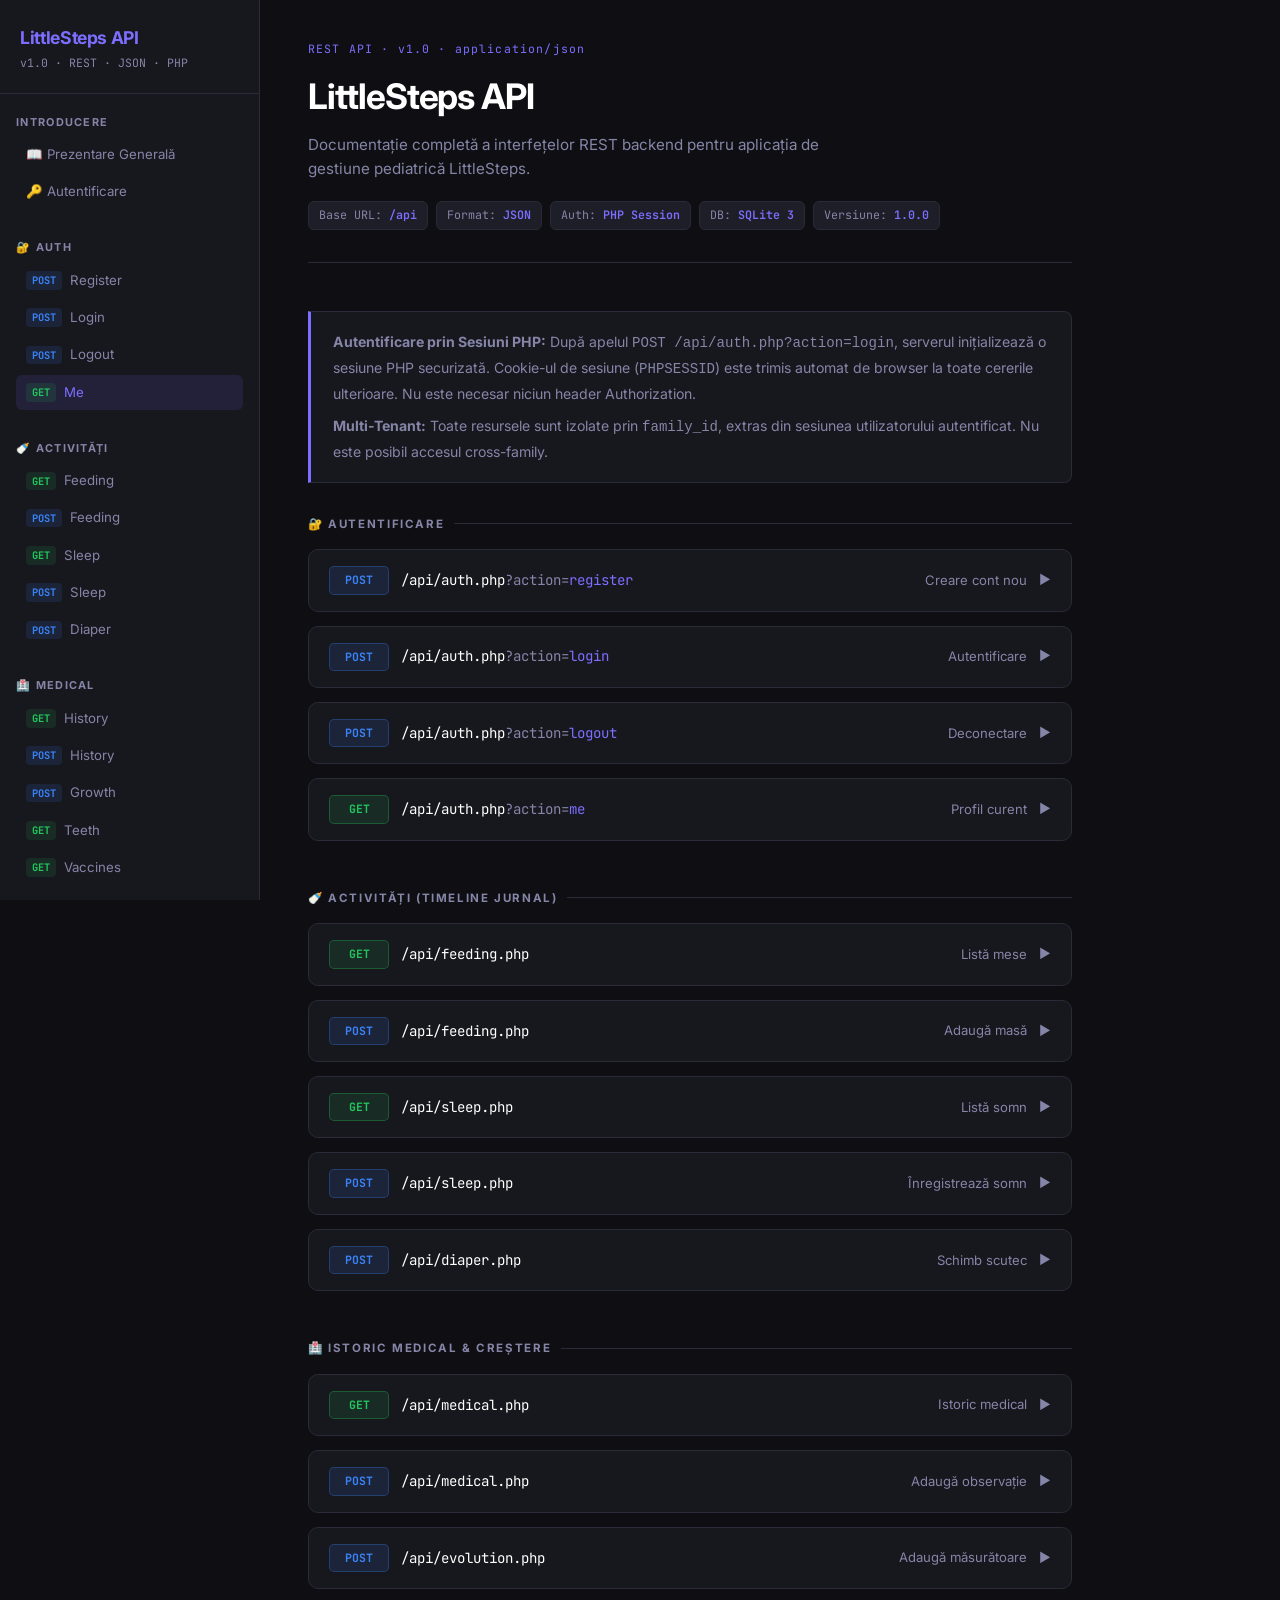
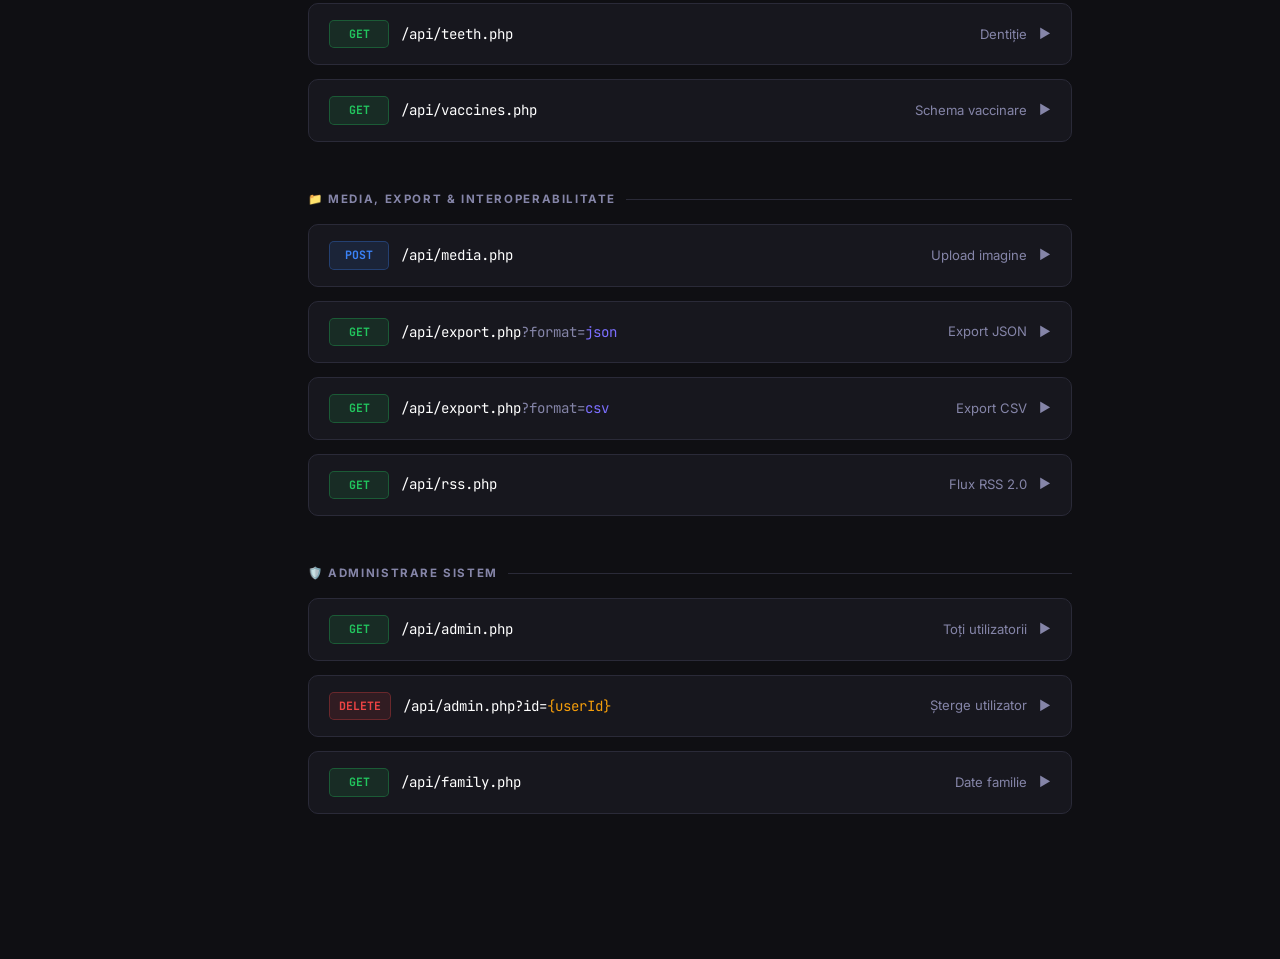
<file: api-docs.html>
<!DOCTYPE html>
<html lang="ro">
<head>
  <meta charset="UTF-8"/>
  <meta name="viewport" content="width=device-width, initial-scale=1.0"/>
  <title>LittleSteps — Documentație API REST</title>
  <link rel="preconnect" href="https://fonts.googleapis.com"/>
  <link href="https://fonts.googleapis.com/css2?family=Inter:wght@400;500;600;700&family=JetBrains+Mono:wght@400;600&display=swap" rel="stylesheet"/>
  <style>
    :root {
      --bg: #0f0f13;
      --surface: #17171e;
      --surface2: #1e1e28;
      --border: #2a2a38;
      --text: #e2e2f0;
      --text-muted: #8585a8;
      --accent: #7c6fff;
      --accent-pale: rgba(124,111,255,.12);
      --get: #22c55e; --get-bg: rgba(34,197,94,.12);
      --post: #3b82f6; --post-bg: rgba(59,130,246,.12);
      --put: #f59e0b; --put-bg: rgba(245,158,11,.12);
      --delete: #ef4444; --delete-bg: rgba(239,68,68,.12);
      --mono: 'JetBrains Mono', monospace;
      --sans: 'Inter', sans-serif;
    }
    *, *::before, *::after { box-sizing: border-box; margin: 0; padding: 0; }
    html { scroll-behavior: smooth; }
    body { background: var(--bg); color: var(--text); font-family: var(--sans); font-size: 15px; line-height: 1.6; }

    /* LAYOUT */
    .shell { display: flex; min-height: 100vh; }

    /* SIDEBAR */
    .sidebar {
      width: 260px; flex-shrink: 0; position: sticky; top: 0; height: 100vh;
      background: var(--surface); border-right: 1px solid var(--border);
      overflow-y: auto; padding: 0;
    }
    .sidebar-logo {
      padding: 24px 20px 20px;
      border-bottom: 1px solid var(--border);
    }
    .sidebar-logo .brand { font-size: 1.1rem; font-weight: 700; color: var(--accent); letter-spacing: -.02em; }
    .sidebar-logo .version { font-size: .72rem; font-family: var(--mono); color: var(--text-muted); margin-top: 2px; }

    .nav-group { padding: 20px 16px 8px; }
    .nav-group-label { font-size: .68rem; font-weight: 700; text-transform: uppercase; letter-spacing: .12em; color: var(--text-muted); margin-bottom: 6px; }
    .nav-item {
      display: flex; align-items: center; gap: 8px;
      padding: 7px 10px; border-radius: 6px; margin-bottom: 2px;
      font-size: .83rem; color: var(--text-muted); text-decoration: none;
      transition: all .15s;
    }
    .nav-item:hover, .nav-item.active { background: var(--accent-pale); color: var(--accent); }
    .nav-badge {
      font-family: var(--mono); font-size: .65rem; font-weight: 700;
      padding: 1px 6px; border-radius: 4px; flex-shrink: 0;
    }
    .nb-get { background: var(--get-bg); color: var(--get); }
    .nb-post { background: var(--post-bg); color: var(--post); }
    .nb-put { background: var(--put-bg); color: var(--put); }
    .nb-del { background: var(--delete-bg); color: var(--delete); }

    /* MAIN */
    .main { flex: 1; max-width: 860px; padding: 40px 48px 100px; }

    /* HEADER */
    .page-header {
      margin-bottom: 48px; padding-bottom: 32px;
      border-bottom: 1px solid var(--border);
    }
    .page-header .tag { font-family: var(--mono); font-size: .72rem; color: var(--accent); letter-spacing: .1em; margin-bottom: 10px; }
    .page-header h1 { font-size: 2.2rem; font-weight: 700; letter-spacing: -.03em; color: #fff; margin-bottom: 8px; }
    .page-header p { color: var(--text-muted); font-size: .95rem; max-width: 560px; }
    .info-chips { display: flex; flex-wrap: wrap; gap: 8px; margin-top: 20px; }
    .chip {
      font-family: var(--mono); font-size: .73rem;
      background: var(--surface2); border: 1px solid var(--border);
      color: var(--text-muted); padding: 4px 10px; border-radius: 6px;
    }
    .chip span { color: var(--accent); font-weight: 600; }

    /* SECTION HEADING */
    .api-group { margin-bottom: 48px; scroll-margin-top: 24px; }
    .group-title {
      font-size: .72rem; font-weight: 700; text-transform: uppercase;
      letter-spacing: .14em; color: var(--text-muted); margin-bottom: 16px;
      display: flex; align-items: center; gap: 10px;
    }
    .group-title::after { content: ''; flex: 1; height: 1px; background: var(--border); }

    /* ENDPOINT CARD */
    .endpoint {
      background: var(--surface); border: 1px solid var(--border);
      border-radius: 10px; margin-bottom: 14px; overflow: hidden;
      transition: border-color .2s;
    }
    .endpoint:hover { border-color: var(--accent); }
    .endpoint-header {
      display: flex; align-items: center; gap: 12px;
      padding: 16px 20px; cursor: pointer; user-select: none;
    }
    .method-badge {
      font-family: var(--mono); font-size: .72rem; font-weight: 700;
      padding: 4px 9px; border-radius: 5px; flex-shrink: 0; min-width: 60px; text-align: center;
    }
    .mb-get { background: var(--get-bg); color: var(--get); border: 1px solid rgba(34,197,94,.3); }
    .mb-post { background: var(--post-bg); color: var(--post); border: 1px solid rgba(59,130,246,.3); }
    .mb-put { background: var(--put-bg); color: var(--put); border: 1px solid rgba(245,158,11,.3); }
    .mb-delete { background: var(--delete-bg); color: var(--delete); border: 1px solid rgba(239,68,68,.3); }

    .endpoint-path { font-family: var(--mono); font-size: .88rem; color: #fff; flex: 1; }
    .endpoint-path .param { color: var(--put); }
    .endpoint-summary { font-size: .82rem; color: var(--text-muted); margin-left: auto; }
    .chevron { color: var(--text-muted); transition: transform .2s; font-size: .8rem; }
    .endpoint.open .chevron { transform: rotate(90deg); }

    .endpoint-body { display: none; padding: 0 20px 20px; border-top: 1px solid var(--border); }
    .endpoint.open .endpoint-body { display: block; }

    .endpoint-desc { color: var(--text-muted); font-size: .88rem; margin: 16px 0 12px; line-height: 1.6; }
    .auth-tag {
      display: inline-flex; align-items: center; gap: 5px;
      background: rgba(124,111,255,.15); border: 1px solid rgba(124,111,255,.3);
      color: var(--accent); font-size: .75rem; font-family: var(--mono);
      padding: 3px 9px; border-radius: 5px; margin-bottom: 12px;
    }

    /* PARAMS TABLE */
    .params-label { font-size: .72rem; font-weight: 700; text-transform: uppercase; letter-spacing: .1em; color: var(--text-muted); margin: 16px 0 8px; }
    .params-table { width: 100%; border-collapse: collapse; font-size: .83rem; }
    .params-table th { background: var(--surface2); color: var(--text-muted); padding: 7px 12px; text-align: left; font-weight: 600; font-size: .72rem; text-transform: uppercase; letter-spacing: .08em; }
    .params-table td { padding: 8px 12px; border-bottom: 1px solid var(--border); vertical-align: top; }
    .params-table tr:last-child td { border-bottom: none; }
    .param-name { font-family: var(--mono); color: var(--text); font-size: .83rem; }
    .param-type { font-family: var(--mono); color: var(--accent); font-size: .77rem; }
    .param-req { font-size: .72rem; padding: 2px 6px; border-radius: 4px; font-weight: 600; }
    .req-yes { background: rgba(239,68,68,.15); color: #f87171; }
    .req-opt { background: var(--surface2); color: var(--text-muted); }

    /* CODE BLOCKS */
    .code-tabs { margin-top: 14px; }
    .tab-bar { display: flex; gap: 2px; margin-bottom: -1px; }
    .tab-btn {
      font-family: var(--mono); font-size: .73rem; padding: 5px 12px;
      background: var(--surface2); border: 1px solid var(--border);
      border-bottom: none; border-radius: 5px 5px 0 0; color: var(--text-muted);
      cursor: pointer; transition: all .15s;
    }
    .tab-btn.active { background: #1e1b4b; color: #c4b5fd; border-color: #312e81; }
    .tab-pane { display: none; }
    .tab-pane.active { display: block; }
    pre.code-block {
      background: #1e1b4b; border: 1px solid #312e81;
      border-radius: 0 8px 8px 8px; padding: 16px 18px;
      font-family: var(--mono); font-size: .82rem;
      color: #c4b5fd; overflow-x: auto; line-height: 1.65;
    }
    .c-key { color: #a5b4fc; }
    .c-str { color: #86efac; }
    .c-num { color: #fde68a; }
    .c-bool { color: #f9a8d4; }
    .c-comment { color: #4c4b7a; font-style: italic; }
    .c-url { color: #67e8f9; }

    /* RESPONSE */
    .response-header { display: flex; align-items: center; gap: 8px; margin-top: 14px; }
    .status-badge { font-family: var(--mono); font-size: .75rem; font-weight: 700; padding: 3px 8px; border-radius: 5px; }
    .s200 { background: var(--get-bg); color: var(--get); }
    .s201 { background: var(--post-bg); color: var(--post); }
    .s401 { background: var(--put-bg); color: var(--put); }
    .s403 { background: var(--delete-bg); color: var(--delete); }

    /* INTRO BOX */
    .intro-box {
      background: var(--surface); border: 1px solid var(--border);
      border-left: 3px solid var(--accent); border-radius: 0 8px 8px 0;
      padding: 18px 22px; margin-bottom: 32px;
    }
    .intro-box p { color: var(--text-muted); font-size: .88rem; line-height: 1.7; }
    .intro-box p + p { margin-top: 8px; }

    @media (max-width: 800px) {
      .sidebar { display: none; }
      .main { padding: 24px 18px 60px; }
      .endpoint-summary { display: none; }
    }
  </style>
</head>
<body>
<div class="shell">

<!-- SIDEBAR -->
<nav class="sidebar">
  <div class="sidebar-logo">
    <div class="brand">LittleSteps API</div>
    <div class="version">v1.0 · REST · JSON · PHP</div>
  </div>

  <div class="nav-group">
    <div class="nav-group-label">Introducere</div>
    <a class="nav-item active" href="#intro">📖 Prezentare Generală</a>
    <a class="nav-item" href="#auth-overview">🔑 Autentificare</a>
  </div>
  <div class="nav-group">
    <div class="nav-group-label">🔐 Auth</div>
    <a class="nav-item" href="#ep-register"><span class="nav-badge nb-post">POST</span> Register</a>
    <a class="nav-item" href="#ep-login"><span class="nav-badge nb-post">POST</span> Login</a>
    <a class="nav-item" href="#ep-logout"><span class="nav-badge nb-post">POST</span> Logout</a>
    <a class="nav-item" href="#ep-me"><span class="nav-badge nb-get">GET</span> Me</a>
  </div>
  <div class="nav-group">
    <div class="nav-group-label">🍼 Activități</div>
    <a class="nav-item" href="#ep-feeding-get"><span class="nav-badge nb-get">GET</span> Feeding</a>
    <a class="nav-item" href="#ep-feeding-post"><span class="nav-badge nb-post">POST</span> Feeding</a>
    <a class="nav-item" href="#ep-sleep-get"><span class="nav-badge nb-get">GET</span> Sleep</a>
    <a class="nav-item" href="#ep-sleep-post"><span class="nav-badge nb-post">POST</span> Sleep</a>
    <a class="nav-item" href="#ep-diaper"><span class="nav-badge nb-post">POST</span> Diaper</a>
  </div>
  <div class="nav-group">
    <div class="nav-group-label">🏥 Medical</div>
    <a class="nav-item" href="#ep-medical-get"><span class="nav-badge nb-get">GET</span> History</a>
    <a class="nav-item" href="#ep-medical-post"><span class="nav-badge nb-post">POST</span> History</a>
    <a class="nav-item" href="#ep-growth"><span class="nav-badge nb-post">POST</span> Growth</a>
    <a class="nav-item" href="#ep-teeth"><span class="nav-badge nb-get">GET</span> Teeth</a>
    <a class="nav-item" href="#ep-vaccines"><span class="nav-badge nb-get">GET</span> Vaccines</a>
  </div>
  <div class="nav-group">
    <div class="nav-group-label">📁 Media & Export</div>
    <a class="nav-item" href="#ep-media-upload"><span class="nav-badge nb-post">POST</span> Upload</a>
    <a class="nav-item" href="#ep-export-json"><span class="nav-badge nb-get">GET</span> Export JSON</a>
    <a class="nav-item" href="#ep-export-csv"><span class="nav-badge nb-get">GET</span> Export CSV</a>
    <a class="nav-item" href="#ep-rss"><span class="nav-badge nb-get">GET</span> RSS Feed</a>
  </div>
  <div class="nav-group">
    <div class="nav-group-label">🛡️ Admin</div>
    <a class="nav-item" href="#ep-admin-users"><span class="nav-badge nb-get">GET</span> Users</a>
    <a class="nav-item" href="#ep-admin-delete"><span class="nav-badge nb-del">DEL</span> User</a>
    <a class="nav-item" href="#ep-family"><span class="nav-badge nb-get">GET</span> Family</a>
  </div>
</nav>

<!-- MAIN -->
<main class="main">

  <header class="page-header" id="intro">
    <p class="tag">REST API · v1.0 · application/json</p>
    <h1>LittleSteps API</h1>
    <p>Documentație completă a interfețelor REST backend pentru aplicația de gestiune pediatrică LittleSteps.</p>
    <div class="info-chips">
      <div class="chip">Base URL: <span>/api</span></div>
      <div class="chip">Format: <span>JSON</span></div>
      <div class="chip">Auth: <span>PHP Session</span></div>
      <div class="chip">DB: <span>SQLite 3</span></div>
      <div class="chip">Versiune: <span>1.0.0</span></div>
    </div>
  </header>

  <div class="intro-box" id="auth-overview">
    <p><strong>Autentificare prin Sesiuni PHP:</strong> După apelul <code>POST /api/auth.php?action=login</code>, serverul inițializează o sesiune PHP securizată. Cookie-ul de sesiune (<code>PHPSESSID</code>) este trimis automat de browser la toate cererile ulterioare. Nu este necesar niciun header Authorization.</p>
    <p><strong>Multi-Tenant:</strong> Toate resursele sunt izolate prin <code>family_id</code>, extras din sesiunea utilizatorului autentificat. Nu este posibil accesul cross-family.</p>
  </div>

  <!-- ── AUTH ── -->
  <section class="api-group" id="s-auth">
    <div class="group-title">🔐 Autentificare</div>

    <!-- REGISTER -->
    <div class="endpoint" id="ep-register">
      <div class="endpoint-header" onclick="toggleEndpoint(this)">
        <span class="method-badge mb-post">POST</span>
        <span class="endpoint-path">/api/auth.php<span style="color:var(--text-muted)">?action=</span><span style="color:var(--accent)">register</span></span>
        <span class="endpoint-summary">Creare cont nou</span>
        <span class="chevron">▶</span>
      </div>
      <div class="endpoint-body">
        <p class="endpoint-desc">Creează un cont nou în sistem. <strong>Primul utilizator înregistrat</strong> primește automat rolul <code>admin</code>; toți utilizatorii următori primesc rolul <code>member</code>.</p>
        <div class="params-label">Request Body (JSON)</div>
        <table class="params-table">
          <thead><tr><th>Câmp</th><th>Tip</th><th>Obligatoriu</th><th>Descriere</th></tr></thead>
          <tbody>
            <tr><td class="param-name">email</td><td class="param-type">string</td><td><span class="param-req req-yes">DA</span></td><td style="color:var(--text-muted)">Adresa de email — identificator unic în sistem</td></tr>
            <tr><td class="param-name">password</td><td class="param-type">string</td><td><span class="param-req req-yes">DA</span></td><td style="color:var(--text-muted)">Parola în text clar — stocată ca hash BCRYPT</td></tr>
            <tr><td class="param-name">fullname</td><td class="param-type">string</td><td><span class="param-req req-yes">DA</span></td><td style="color:var(--text-muted)">Numele complet al utilizatorului</td></tr>
          </tbody>
        </table>
        <div class="code-tabs">
          <div class="tab-bar">
            <button class="tab-btn active" onclick="switchTab(this,'req','t-reg')">Request</button>
            <button class="tab-btn" onclick="switchTab(this,'res200','t-reg')">200 OK</button>
          </div>
          <div class="tab-pane active" id="req-t-reg">
<pre class="code-block">{
  <span class="c-key">"email"</span>:    <span class="c-str">"ioana@example.com"</span>,
  <span class="c-key">"password"</span>: <span class="c-str">"parola_securizata"</span>,
  <span class="c-key">"fullname"</span>: <span class="c-str">"Alexa Ioana"</span>
}</pre>
          </div>
          <div class="tab-pane" id="res200-t-reg">
<pre class="code-block"><span class="c-comment">// HTTP 201 Created</span>
{
  <span class="c-key">"success"</span>: <span class="c-bool">true</span>,
  <span class="c-key">"user_id"</span>: <span class="c-num">1</span>,
  <span class="c-key">"role"</span>:    <span class="c-str">"admin"</span>,
  <span class="c-key">"message"</span>: <span class="c-str">"Cont creat cu succes"</span>
}</pre>
          </div>
        </div>
        <div class="response-header"><span class="status-badge s201">201</span><span style="color:var(--text-muted);font-size:.82rem">Cont creat — sesiune inițializată automat</span></div>
        <div class="response-header"><span class="status-badge s401">409</span><span style="color:var(--text-muted);font-size:.82rem">Email deja înregistrat în sistem</span></div>
      </div>
    </div>

    <!-- LOGIN -->
    <div class="endpoint" id="ep-login">
      <div class="endpoint-header" onclick="toggleEndpoint(this)">
        <span class="method-badge mb-post">POST</span>
        <span class="endpoint-path">/api/auth.php<span style="color:var(--text-muted)">?action=</span><span style="color:var(--accent)">login</span></span>
        <span class="endpoint-summary">Autentificare</span>
        <span class="chevron">▶</span>
      </div>
      <div class="endpoint-body">
        <p class="endpoint-desc">Autentifică utilizatorul și inițializează o sesiune PHP securizată. Parola este verificată cu <code>password_verify()</code> față de hash-ul BCRYPT stocat.</p>
        <div class="code-tabs">
          <div class="tab-bar"><button class="tab-btn active" onclick="switchTab(this,'req','t-login')">Request</button><button class="tab-btn" onclick="switchTab(this,'res200','t-login')">200 OK</button></div>
          <div class="tab-pane active" id="req-t-login">
<pre class="code-block">{
  <span class="c-key">"email"</span>:    <span class="c-str">"ioana@example.com"</span>,
  <span class="c-key">"password"</span>: <span class="c-str">"parola_securizata"</span>
}</pre></div>
          <div class="tab-pane" id="res200-t-login">
<pre class="code-block"><span class="c-comment">// HTTP 200 OK</span>
{
  <span class="c-key">"success"</span>:   <span class="c-bool">true</span>,
  <span class="c-key">"user_id"</span>:   <span class="c-num">1</span>,
  <span class="c-key">"role"</span>:      <span class="c-str">"admin"</span>,
  <span class="c-key">"fullname"</span>:  <span class="c-str">"Alexa Ioana"</span>,
  <span class="c-key">"family_id"</span>: <span class="c-num">1</span>
}</pre></div>
        </div>
        <div class="response-header"><span class="status-badge s200">200</span><span style="color:var(--text-muted);font-size:.82rem">Sesiune creată · Cookie PHPSESSID setat</span></div>
        <div class="response-header"><span class="status-badge s401">401</span><span style="color:var(--text-muted);font-size:.82rem">Credențiale invalide</span></div>
      </div>
    </div>

    <!-- LOGOUT -->
    <div class="endpoint" id="ep-logout">
      <div class="endpoint-header" onclick="toggleEndpoint(this)">
        <span class="method-badge mb-post">POST</span>
        <span class="endpoint-path">/api/auth.php<span style="color:var(--text-muted)">?action=</span><span style="color:var(--accent)">logout</span></span>
        <span class="endpoint-summary">Deconectare</span>
        <span class="chevron">▶</span>
      </div>
      <div class="endpoint-body">
        <p class="endpoint-desc">Distruge sesiunea PHP curentă și invalidează cookie-ul <code>PHPSESSID</code>.</p>
        <div class="response-header"><span class="status-badge s200">200</span><span style="color:var(--text-muted);font-size:.82rem">Sesiune distrusă · utilizator deconectat</span></div>
      </div>
    </div>

    <!-- ME -->
    <div class="endpoint" id="ep-me">
      <div class="endpoint-header" onclick="toggleEndpoint(this)">
        <span class="method-badge mb-get">GET</span>
        <span class="endpoint-path">/api/auth.php<span style="color:var(--text-muted)">?action=</span><span style="color:var(--accent)">me</span></span>
        <span class="endpoint-summary">Profil curent</span>
        <span class="chevron">▶</span>
      </div>
      <div class="endpoint-body">
        <p class="endpoint-desc">Returnează datele utilizatorului autentificat curent, extrase din sesiunea activă.</p>
        <span class="auth-tag">🔒 Necesită sesiune activă</span>
        <div class="response-header"><span class="status-badge s200">200</span><span style="color:var(--text-muted);font-size:.82rem">{ user_id, email, fullname, role, family_id }</span></div>
        <div class="response-header"><span class="status-badge s401">401</span><span style="color:var(--text-muted);font-size:.82rem">Sesiune inactivă sau expirată</span></div>
      </div>
    </div>
  </section>

  <!-- ── ACTIVITIES ── -->
  <section class="api-group" id="s-activities">
    <div class="group-title">🍼 Activități (Timeline Jurnal)</div>

    <div class="endpoint" id="ep-feeding-get">
      <div class="endpoint-header" onclick="toggleEndpoint(this)">
        <span class="method-badge mb-get">GET</span>
        <span class="endpoint-path">/api/feeding.php</span>
        <span class="endpoint-summary">Listă mese</span>
        <span class="chevron">▶</span>
      </div>
      <div class="endpoint-body">
        <span class="auth-tag">🔒 Necesită sesiune activă</span>
        <p class="endpoint-desc">Returnează toate mesele înregistrate pentru copilul activ curent (<code>child_id</code> din sesiune), ordonate descrescător după dată.</p>
        <div class="code-tabs">
          <div class="tab-bar"><button class="tab-btn active" onclick="switchTab(this,'res200','t-fget')">200 OK</button></div>
          <div class="tab-pane active" id="res200-t-fget">
<pre class="code-block">[
  {
    <span class="c-key">"id"</span>:          <span class="c-num">42</span>,
    <span class="c-key">"category"</span>:    <span class="c-str">"feeding"</span>,
    <span class="c-key">"type"</span>:        <span class="c-str">"breast"</span>,
    <span class="c-key">"details"</span>:     <span class="c-str">"Alăptat 15 min stânga"</span>,
    <span class="c-key">"created_at"</span>:  <span class="c-str">"2026-06-01 08:30:00"</span>
  }
]</pre></div>
        </div>
      </div>
    </div>

    <div class="endpoint" id="ep-feeding-post">
      <div class="endpoint-header" onclick="toggleEndpoint(this)">
        <span class="method-badge mb-post">POST</span>
        <span class="endpoint-path">/api/feeding.php</span>
        <span class="endpoint-summary">Adaugă masă</span>
        <span class="chevron">▶</span>
      </div>
      <div class="endpoint-body">
        <span class="auth-tag">🔒 Necesită sesiune activă</span>
        <p class="endpoint-desc">Înregistrează un nou eveniment de alimentație în timeline.</p>
        <div class="code-tabs">
          <div class="tab-bar"><button class="tab-btn active" onclick="switchTab(this,'req','t-fpost')">Request</button></div>
          <div class="tab-pane active" id="req-t-fpost">
<pre class="code-block">{
  <span class="c-key">"type"</span>:    <span class="c-str">"breast"</span>, <span class="c-comment">// "breast" | "formula" | "solid"</span>
  <span class="c-key">"details"</span>: <span class="c-str">"Alăptat 15 min, sân stâng"</span>
}</pre></div>
        </div>
        <div class="response-header"><span class="status-badge s201">201</span><span style="color:var(--text-muted);font-size:.82rem">{ success: true, id: 43 }</span></div>
      </div>
    </div>

    <div class="endpoint" id="ep-sleep-get">
      <div class="endpoint-header" onclick="toggleEndpoint(this)">
        <span class="method-badge mb-get">GET</span>
        <span class="endpoint-path">/api/sleep.php</span>
        <span class="endpoint-summary">Listă somn</span>
        <span class="chevron">▶</span>
      </div>
      <div class="endpoint-body">
        <span class="auth-tag">🔒 Necesită sesiune activă</span>
        <p class="endpoint-desc">Returnează toate evenimentele de somn pentru copilul activ.</p>
        <div class="response-header"><span class="status-badge s200">200</span><span style="color:var(--text-muted);font-size:.82rem">Array cu evenimentele de somn</span></div>
      </div>
    </div>

    <div class="endpoint" id="ep-sleep-post">
      <div class="endpoint-header" onclick="toggleEndpoint(this)">
        <span class="method-badge mb-post">POST</span>
        <span class="endpoint-path">/api/sleep.php</span>
        <span class="endpoint-summary">Înregistrează somn</span>
        <span class="chevron">▶</span>
      </div>
      <div class="endpoint-body">
        <span class="auth-tag">🔒 Necesită sesiune activă</span>
        <p class="endpoint-desc">Salvează un eveniment de somn. Durata este calculată în frontend din diferența de timestamp și transmisă în câmpul <code>details</code>.</p>
        <div class="code-tabs">
          <div class="tab-bar"><button class="tab-btn active" onclick="switchTab(this,'req','t-sleep')">Request</button></div>
          <div class="tab-pane active" id="req-t-sleep">
<pre class="code-block">{
  <span class="c-key">"details"</span>: <span class="c-str">"Somn de prânz — 1h 45min"</span>,
  <span class="c-key">"duration_minutes"</span>: <span class="c-num">105</span>
}</pre></div>
        </div>
        <div class="response-header"><span class="status-badge s201">201</span><span style="color:var(--text-muted);font-size:.82rem">{ success: true, id: 17 }</span></div>
      </div>
    </div>

    <div class="endpoint" id="ep-diaper">
      <div class="endpoint-header" onclick="toggleEndpoint(this)">
        <span class="method-badge mb-post">POST</span>
        <span class="endpoint-path">/api/diaper.php</span>
        <span class="endpoint-summary">Schimb scutec</span>
        <span class="chevron">▶</span>
      </div>
      <div class="endpoint-body">
        <span class="auth-tag">🔒 Necesită sesiune activă</span>
        <p class="endpoint-desc">Înregistrează un eveniment de schimb de scutec.</p>
        <div class="code-tabs">
          <div class="tab-bar"><button class="tab-btn active" onclick="switchTab(this,'req','t-diaper')">Request</button></div>
          <div class="tab-pane active" id="req-t-diaper">
<pre class="code-block">{
  <span class="c-key">"type"</span>:    <span class="c-str">"wet"</span>, <span class="c-comment">// "wet" | "dirty" | "both"</span>
  <span class="c-key">"details"</span>: <span class="c-str">"Normal"</span>
}</pre></div>
        </div>
      </div>
    </div>
  </section>

  <!-- ── MEDICAL ── -->
  <section class="api-group" id="s-medical">
    <div class="group-title">🏥 Istoric Medical & Creștere</div>

    <div class="endpoint" id="ep-medical-get">
      <div class="endpoint-header" onclick="toggleEndpoint(this)">
        <span class="method-badge mb-get">GET</span>
        <span class="endpoint-path">/api/medical.php</span>
        <span class="endpoint-summary">Istoric medical</span>
        <span class="chevron">▶</span>
      </div>
      <div class="endpoint-body">
        <span class="auth-tag">🔒 Necesită sesiune activă</span>
        <p class="endpoint-desc">Returnează lista completă a consultațiilor și observațiilor medicale pentru copilul activ.</p>
        <div class="response-header"><span class="status-badge s200">200</span><span style="color:var(--text-muted);font-size:.82rem">Array de înregistrări medicale cu date și descrieri</span></div>
      </div>
    </div>

    <div class="endpoint" id="ep-medical-post">
      <div class="endpoint-header" onclick="toggleEndpoint(this)">
        <span class="method-badge mb-post">POST</span>
        <span class="endpoint-path">/api/medical.php</span>
        <span class="endpoint-summary">Adaugă observație</span>
        <span class="chevron">▶</span>
      </div>
      <div class="endpoint-body">
        <span class="auth-tag">🔒 Necesită sesiune activă</span>
        <div class="code-tabs">
          <div class="tab-bar"><button class="tab-btn active" onclick="switchTab(this,'req','t-med')">Request</button></div>
          <div class="tab-pane active" id="req-t-med">
<pre class="code-block">{
  <span class="c-key">"date"</span>:        <span class="c-str">"2026-06-01"</span>,
  <span class="c-key">"description"</span>: <span class="c-str">"Consultație pediatru, totul bine"</span>,
  <span class="c-key">"medication"</span>:  <span class="c-str">"Vitamina D 400UI"</span>
}</pre></div>
        </div>
      </div>
    </div>

    <div class="endpoint" id="ep-growth">
      <div class="endpoint-header" onclick="toggleEndpoint(this)">
        <span class="method-badge mb-post">POST</span>
        <span class="endpoint-path">/api/evolution.php</span>
        <span class="endpoint-summary">Adaugă măsurătoare</span>
        <span class="chevron">▶</span>
      </div>
      <div class="endpoint-body">
        <span class="auth-tag">🔒 Necesită sesiune activă</span>
        <p class="endpoint-desc">Înregistrează o nouă măsurătoare de creștere. Datele sunt afișate în graficul Chart.js din modulul Evoluție.</p>
        <div class="code-tabs">
          <div class="tab-bar"><button class="tab-btn active" onclick="switchTab(this,'req','t-growth')">Request</button></div>
          <div class="tab-pane active" id="req-t-growth">
<pre class="code-block">{
  <span class="c-key">"date"</span>:           <span class="c-str">"2026-06-01"</span>,
  <span class="c-key">"weight_kg"</span>:      <span class="c-num">5.2</span>,
  <span class="c-key">"height_cm"</span>:      <span class="c-num">58.5</span>,
  <span class="c-key">"head_circ_cm"</span>:   <span class="c-num">38.0</span>
}</pre></div>
        </div>
      </div>
    </div>

    <div class="endpoint" id="ep-teeth">
      <div class="endpoint-header" onclick="toggleEndpoint(this)">
        <span class="method-badge mb-get">GET</span>
        <span class="endpoint-path">/api/teeth.php</span>
        <span class="endpoint-summary">Dentiție</span>
        <span class="chevron">▶</span>
      </div>
      <div class="endpoint-body">
        <span class="auth-tag">🔒 Necesită sesiune activă</span>
        <p class="endpoint-desc">Returnează starea dentiției (dinte apărut / în curs) pentru copilul activ.</p>
        <div class="response-header"><span class="status-badge s200">200</span><span style="color:var(--text-muted);font-size:.82rem">Array cu cele 20 dentiții de lapte și status per dinte</span></div>
      </div>
    </div>

    <div class="endpoint" id="ep-vaccines">
      <div class="endpoint-header" onclick="toggleEndpoint(this)">
        <span class="method-badge mb-get">GET</span>
        <span class="endpoint-path">/api/vaccines.php</span>
        <span class="endpoint-summary">Schema vaccinare</span>
        <span class="chevron">▶</span>
      </div>
      <div class="endpoint-body">
        <span class="auth-tag">🔒 Necesită sesiune activă</span>
        <p class="endpoint-desc">Returnează schema națională de vaccinare, auto-generată la crearea copilului, cu statusul administrării fiecărui vaccin.</p>
        <div class="response-header"><span class="status-badge s200">200</span><span style="color:var(--text-muted);font-size:.82rem">Array cu vaccin, data recomandată, data_given (null dacă neadministrat)</span></div>
      </div>
    </div>
  </section>

  <!-- ── MEDIA & EXPORT ── -->
  <section class="api-group" id="s-export">
    <div class="group-title">📁 Media, Export & Interoperabilitate</div>

    <div class="endpoint" id="ep-media-upload">
      <div class="endpoint-header" onclick="toggleEndpoint(this)">
        <span class="method-badge mb-post">POST</span>
        <span class="endpoint-path">/api/media.php</span>
        <span class="endpoint-summary">Upload imagine</span>
        <span class="chevron">▶</span>
      </div>
      <div class="endpoint-body">
        <span class="auth-tag">🔒 Necesită sesiune activă</span>
        <p class="endpoint-desc">Acceptă un upload de fișier imagine (<code>multipart/form-data</code>). Fișierul este stocat fizic în <code>public/assets/uploads/</code> cu un ID unic bazat pe timestamp. Metadata (calea relativă) este salvată în tabela <code>media</code>.</p>
        <table class="params-table">
          <thead><tr><th>Câmp Form</th><th>Tip</th><th>Obligatoriu</th><th>Descriere</th></tr></thead>
          <tbody>
            <tr><td class="param-name">photo</td><td class="param-type">file</td><td><span class="param-req req-yes">DA</span></td><td style="color:var(--text-muted)">Fișier imagine (jpg/png/gif, max 5MB)</td></tr>
          </tbody>
        </table>
        <div class="response-header"><span class="status-badge s201">201</span><span style="color:var(--text-muted);font-size:.82rem">{ success: true, path: "uploads/16857123.jpg" }</span></div>
      </div>
    </div>

    <div class="endpoint" id="ep-export-json">
      <div class="endpoint-header" onclick="toggleEndpoint(this)">
        <span class="method-badge mb-get">GET</span>
        <span class="endpoint-path">/api/export.php<span style="color:var(--text-muted)">?format=</span><span style="color:var(--accent)">json</span></span>
        <span class="endpoint-summary">Export JSON</span>
        <span class="chevron">▶</span>
      </div>
      <div class="endpoint-body">
        <span class="auth-tag">🔒 Necesită sesiune activă</span>
        <p class="endpoint-desc">Generează și descarcă un fișier JSON cu toate activitățile copilului activ. Răspunsul este livrat cu <code>Content-Disposition: attachment; filename=littlesteps_export.json</code>.</p>
        <div class="response-header"><span class="status-badge s200">200</span><span style="color:var(--text-muted);font-size:.82rem">application/json · fișier descărcat automat</span></div>
      </div>
    </div>

    <div class="endpoint" id="ep-export-csv">
      <div class="endpoint-header" onclick="toggleEndpoint(this)">
        <span class="method-badge mb-get">GET</span>
        <span class="endpoint-path">/api/export.php<span style="color:var(--text-muted)">?format=</span><span style="color:var(--accent)">csv</span></span>
        <span class="endpoint-summary">Export CSV</span>
        <span class="chevron">▶</span>
      </div>
      <div class="endpoint-body">
        <span class="auth-tag">🔒 Necesită sesiune activă</span>
        <p class="endpoint-desc">Generează un fișier CSV tabelar cu toate activitățile, deschizibil direct în Excel / Google Sheets.</p>
        <div class="response-header"><span class="status-badge s200">200</span><span style="color:var(--text-muted);font-size:.82rem">text/csv · fișier descărcat automat</span></div>
      </div>
    </div>

    <div class="endpoint" id="ep-rss">
      <div class="endpoint-header" onclick="toggleEndpoint(this)">
        <span class="method-badge mb-get">GET</span>
        <span class="endpoint-path">/api/rss.php</span>
        <span class="endpoint-summary">Flux RSS 2.0</span>
        <span class="chevron">▶</span>
      </div>
      <div class="endpoint-body">
        <p class="endpoint-desc">Endpoint public care generează un flux RSS 2.0 valid cu ultimele 20 activități. Poate fi consumat de orice agregator de știri. <strong>Nu necesită autentificare</strong> (acces public controlat).</p>
        <div class="response-header"><span class="status-badge s200">200</span><span style="color:var(--text-muted);font-size:.82rem">application/rss+xml · XML valid RSS 2.0</span></div>
      </div>
    </div>
  </section>

  <!-- ── ADMIN ── -->
  <section class="api-group" id="s-admin">
    <div class="group-title">🛡️ Administrare Sistem</div>

    <div class="endpoint" id="ep-admin-users">
      <div class="endpoint-header" onclick="toggleEndpoint(this)">
        <span class="method-badge mb-get">GET</span>
        <span class="endpoint-path">/api/admin.php</span>
        <span class="endpoint-summary">Toți utilizatorii</span>
        <span class="chevron">▶</span>
      </div>
      <div class="endpoint-body">
        <span class="auth-tag">🔒 Necesită rol admin / family_admin</span>
        <p class="endpoint-desc">Returnează lista tuturor utilizatorilor din familia curentă, cu rolurile și emailurile asociate. Filtrarea se face automat după <code>family_id</code> din sesiune.</p>
        <div class="code-tabs">
          <div class="tab-bar"><button class="tab-btn active" onclick="switchTab(this,'res200','t-adm')">200 OK</button></div>
          <div class="tab-pane active" id="res200-t-adm">
<pre class="code-block">[
  {
    <span class="c-key">"id"</span>:       <span class="c-num">1</span>,
    <span class="c-key">"email"</span>:    <span class="c-str">"ioana@example.com"</span>,
    <span class="c-key">"fullname"</span>: <span class="c-str">"Alexa Ioana"</span>,
    <span class="c-key">"role"</span>:     <span class="c-str">"admin"</span>
  }
]</pre></div>
        </div>
        <div class="response-header"><span class="status-badge s403">403</span><span style="color:var(--text-muted);font-size:.82rem">Rol insuficient — acces interzis</span></div>
      </div>
    </div>

    <div class="endpoint" id="ep-admin-delete">
      <div class="endpoint-header" onclick="toggleEndpoint(this)">
        <span class="method-badge mb-delete">DELETE</span>
        <span class="endpoint-path">/api/admin.php?id=<span class="param">{userId}</span></span>
        <span class="endpoint-summary">Șterge utilizator</span>
        <span class="chevron">▶</span>
      </div>
      <div class="endpoint-body">
        <span class="auth-tag">🔒 Necesită rol admin</span>
        <p class="endpoint-desc">Șterge definitiv un cont de utilizator din baza de date SQLite. Operația este ireversibilă. Adminul nu se poate șterge pe sine însuși.</p>
        <table class="params-table">
          <thead><tr><th>Parametru URL</th><th>Tip</th><th>Obligatoriu</th><th>Descriere</th></tr></thead>
          <tbody><tr><td class="param-name">id</td><td class="param-type">integer</td><td><span class="param-req req-yes">DA</span></td><td style="color:var(--text-muted)">ID-ul utilizatorului de șters</td></tr></tbody>
        </table>
        <div class="response-header"><span class="status-badge s200">200</span><span style="color:var(--text-muted);font-size:.82rem">{ success: true, message: "Utilizator șters" }</span></div>
        <div class="response-header"><span class="status-badge s403">403</span><span style="color:var(--text-muted);font-size:.82rem">Tentativă de auto-ștergere sau rol insuficient</span></div>
      </div>
    </div>

    <div class="endpoint" id="ep-family">
      <div class="endpoint-header" onclick="toggleEndpoint(this)">
        <span class="method-badge mb-get">GET</span>
        <span class="endpoint-path">/api/family.php</span>
        <span class="endpoint-summary">Date familie</span>
        <span class="chevron">▶</span>
      </div>
      <div class="endpoint-body">
        <span class="auth-tag">🔒 Necesită sesiune activă</span>
        <p class="endpoint-desc">Returnează membrii familiei curente și copiii înregistrați în sistem, gestionat cu izolare completă Multi-Tenant.</p>
        <div class="response-header"><span class="status-badge s200">200</span><span style="color:var(--text-muted);font-size:.82rem">{ members: [...], children: [...] }</span></div>
      </div>
    </div>
  </section>

</main>
</div>

<script>
function toggleEndpoint(header) {
  header.parentElement.classList.toggle('open');
}

function switchTab(btn, paneId, groupId) {
  const card = btn.closest('.code-tabs');
  card.querySelectorAll('.tab-btn').forEach(b => b.classList.remove('active'));
  card.querySelectorAll('.tab-pane').forEach(p => p.classList.remove('active'));
  btn.classList.add('active');
  document.getElementById(paneId + '-' + groupId).classList.add('active');
}

// Active nav on scroll
const anchors = document.querySelectorAll('[id]');
const navLinks = document.querySelectorAll('.nav-item');
const observer = new IntersectionObserver(entries => {
  entries.forEach(e => {
    if (e.isIntersecting) {
      navLinks.forEach(l => l.classList.remove('active'));
      const a = document.querySelector('.nav-item[href="#' + e.target.id + '"]');
      if (a) a.classList.add('active');
    }
  });
}, { threshold: 0.5 });
anchors.forEach(a => observer.observe(a));
</script>
</body>
</html>
</file>
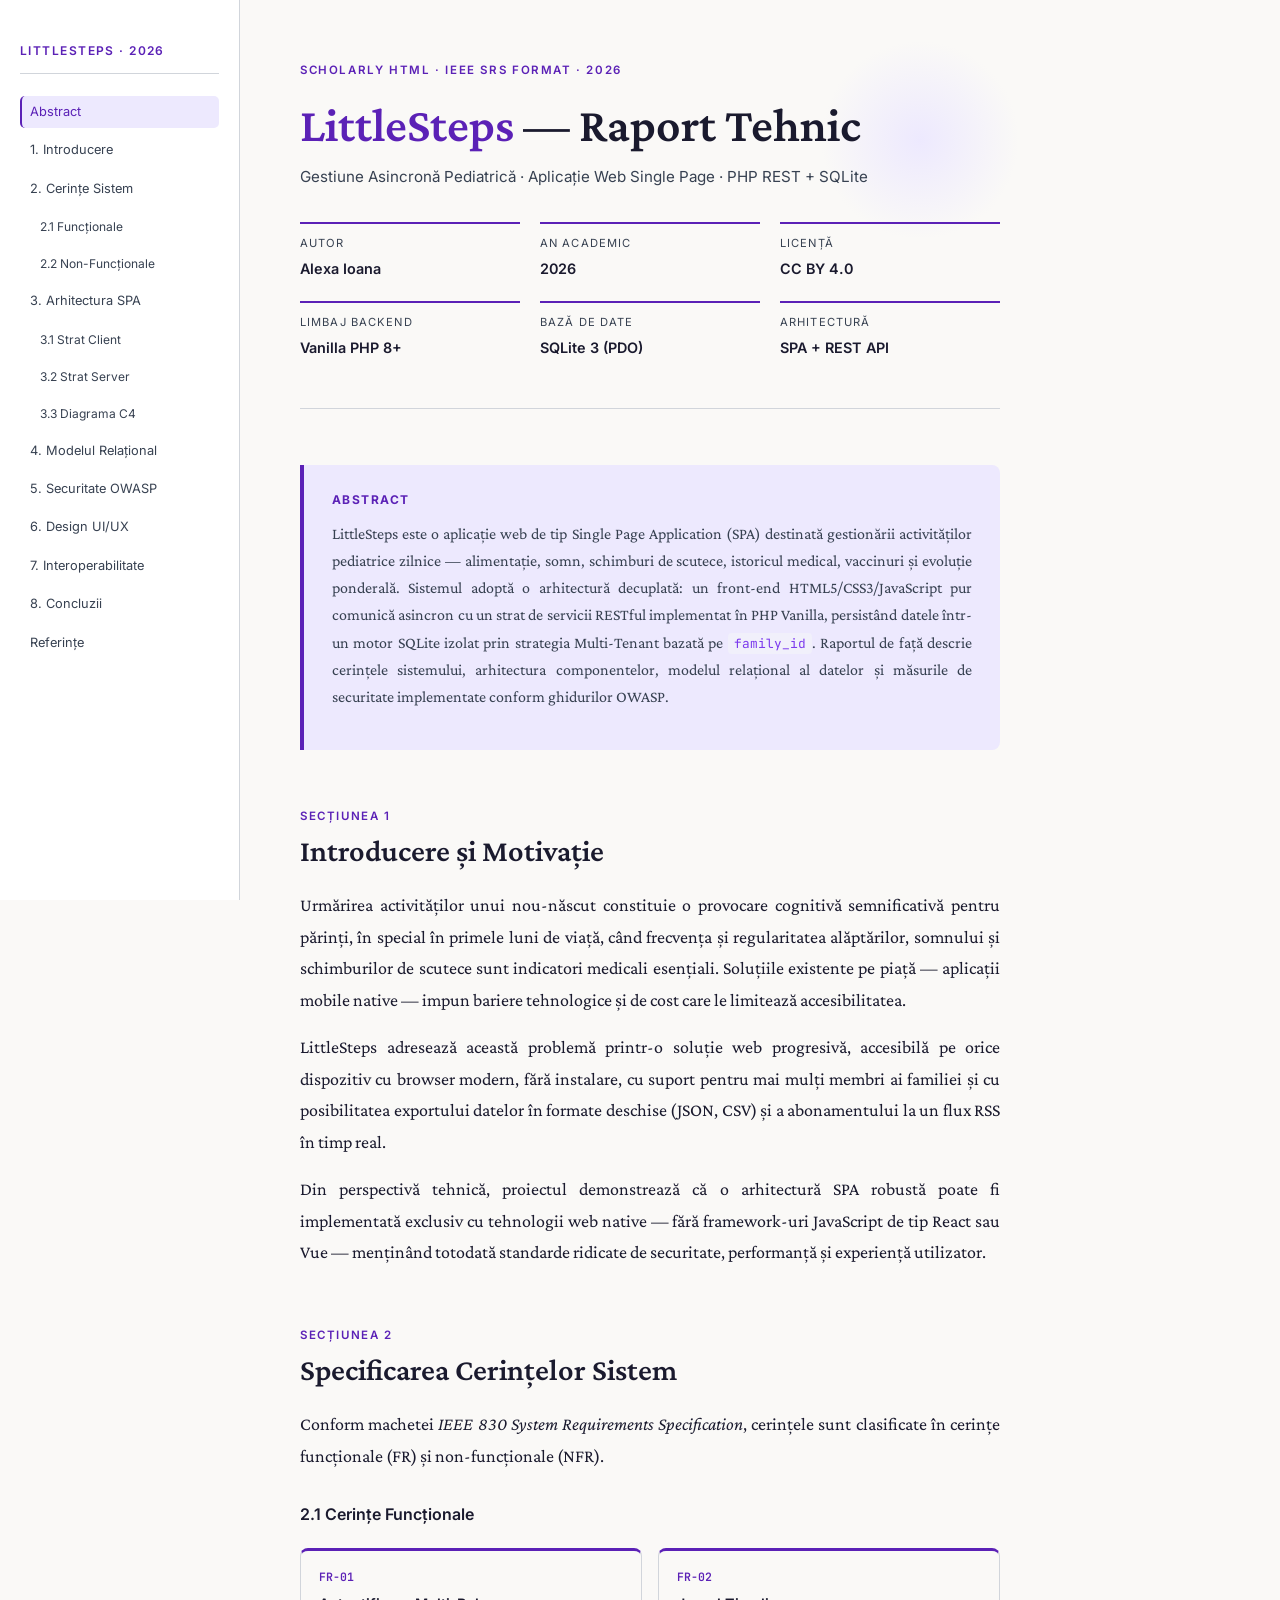
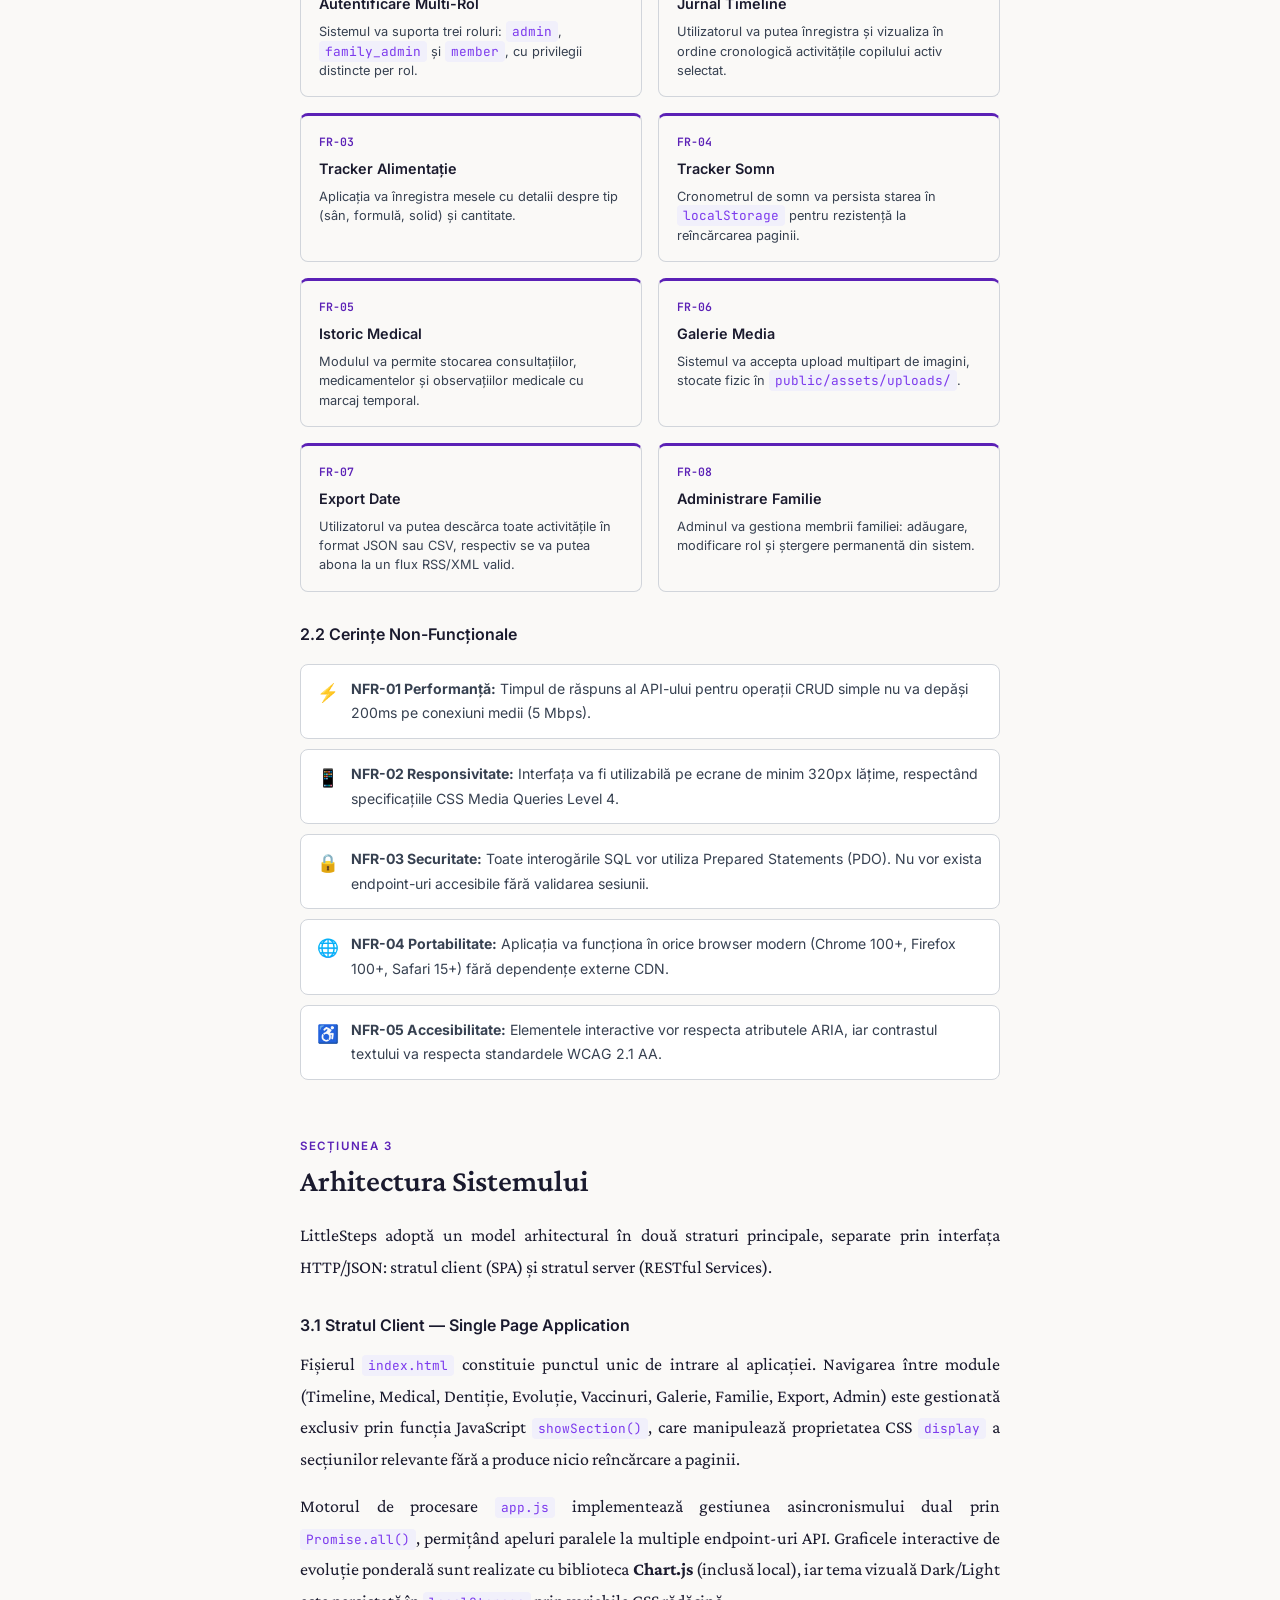
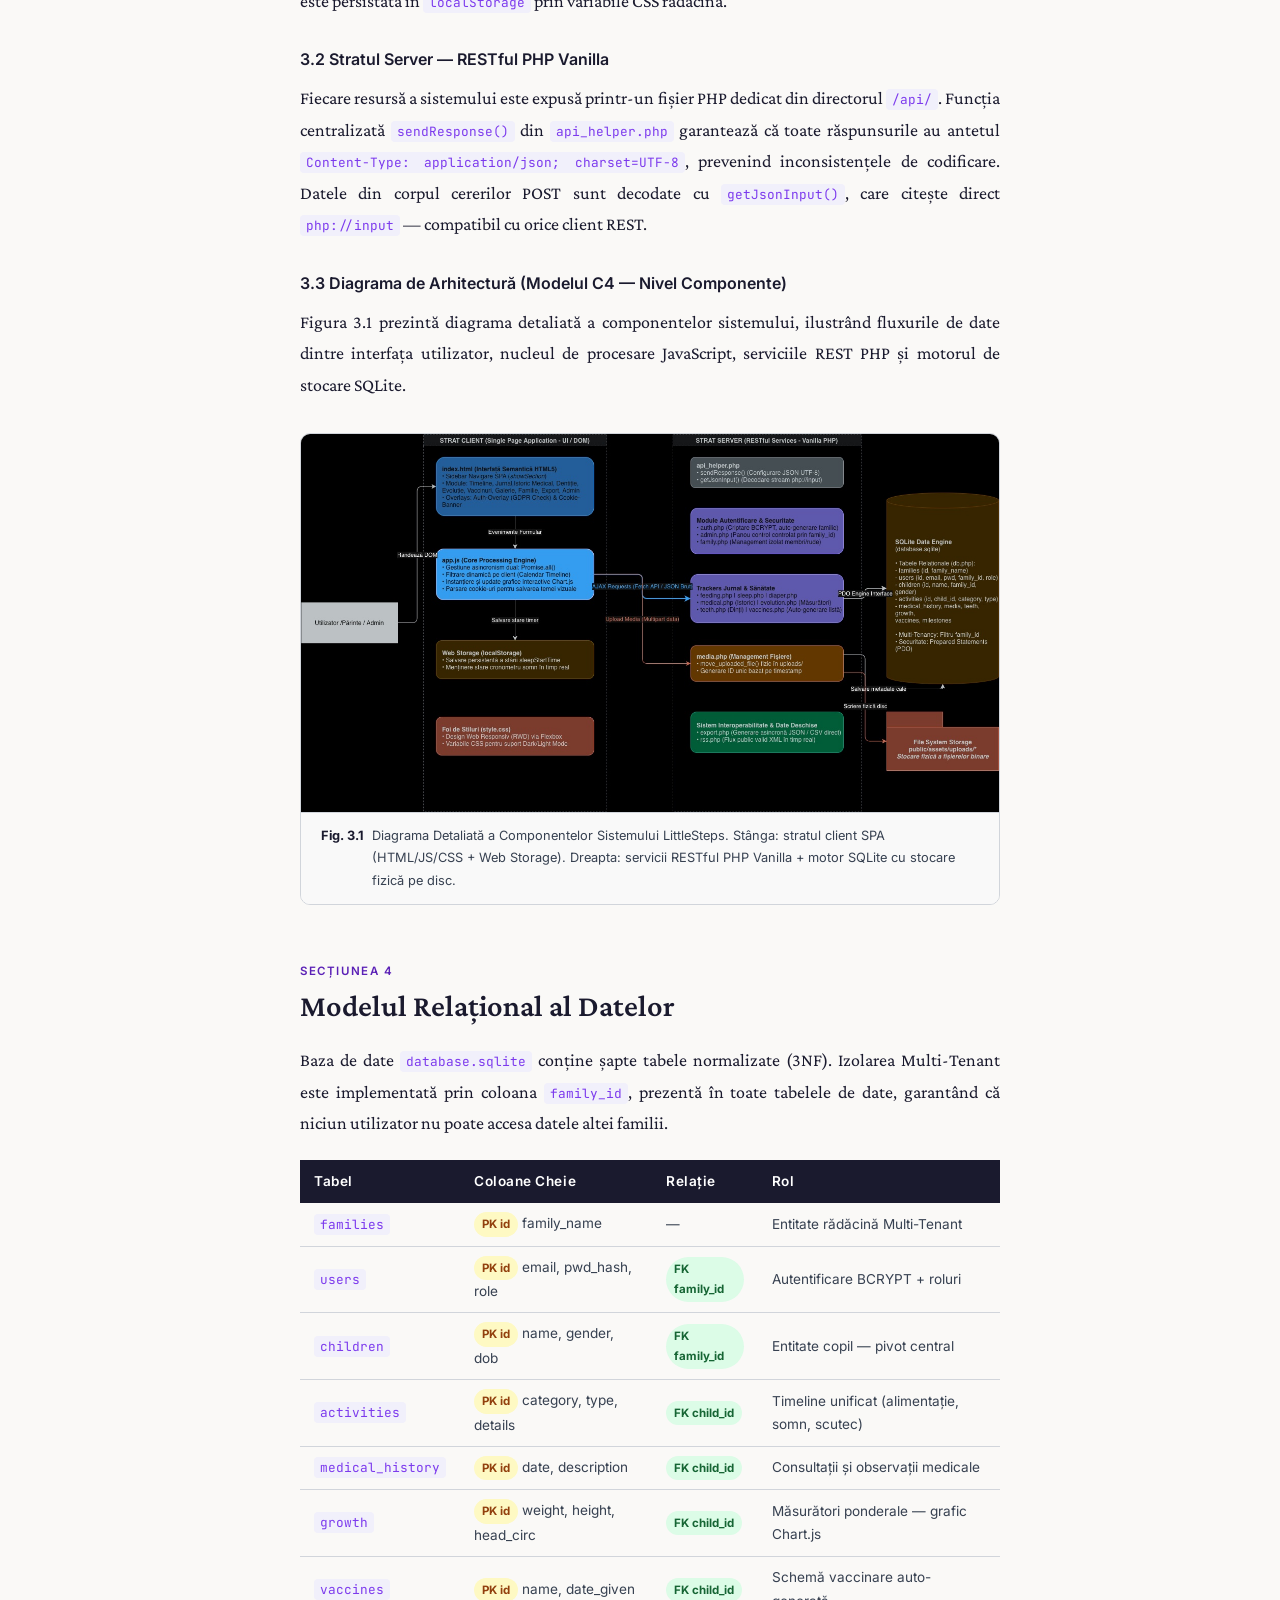
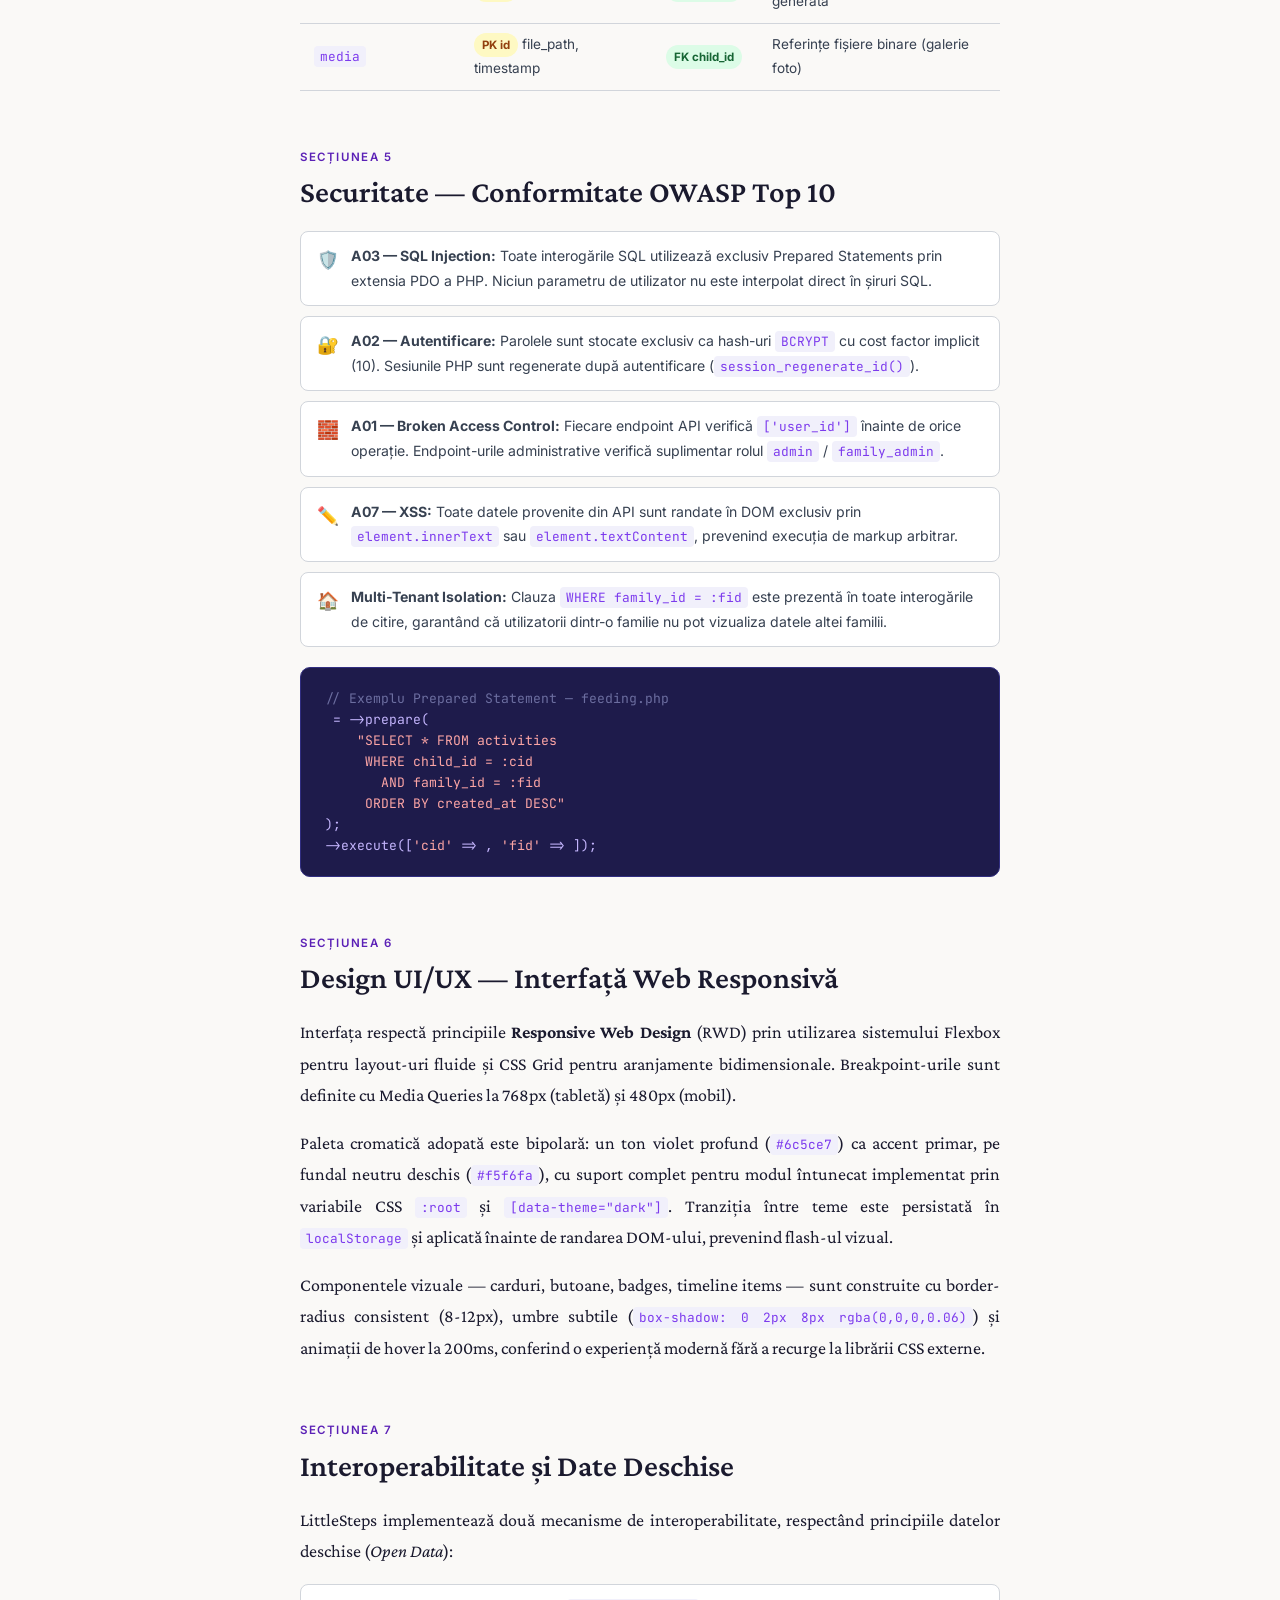
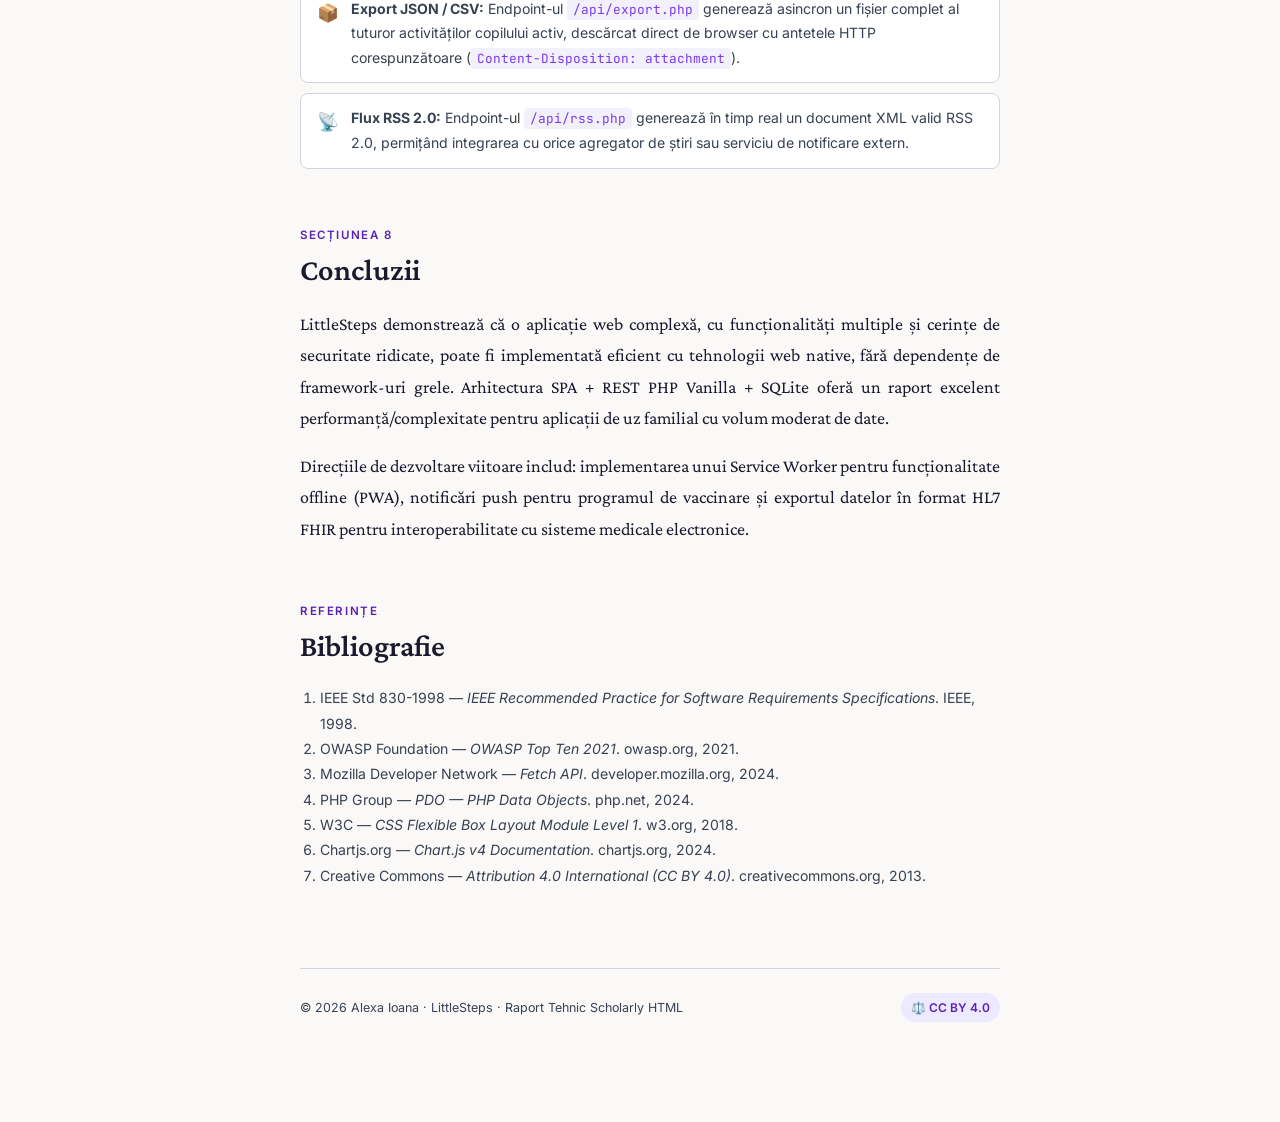
<file: scholarly.html>
<!DOCTYPE html>
<html lang="ro" prefix="schema: http://schema.org/ dc: http://purl.org/dc/terms/">
<head>
  <meta charset="UTF-8"/>
  <meta name="viewport" content="width=device-width, initial-scale=1.0"/>
  <meta name="description" content="Raport Academic Tehnic - LittleSteps: aplicație web de gestiune pediatrică asincronă"/>
  <title>LittleSteps — Raport Tehnic Scholarly HTML</title>
  <link rel="preconnect" href="https://fonts.googleapis.com"/>
  <link href="https://fonts.googleapis.com/css2?family=Crimson+Pro:ital,wght@0,300;0,400;0,600;1,400&family=JetBrains+Mono:wght@400;600&family=Inter:wght@400;500;600&display=swap" rel="stylesheet"/>
  <style>
    :root {
      --ink: #1a1a2e;
      --ink-light: #374151;
      --accent: #5b21b6;
      --accent-soft: #7c3aed;
      --accent-pale: #ede9fe;
      --rule: #d1d5db;
      --bg: #faf9f7;
      --card: #ffffff;
      --mono: 'JetBrains Mono', monospace;
      --serif: 'Crimson Pro', Georgia, serif;
      --sans: 'Inter', sans-serif;
    }
    *, *::before, *::after { box-sizing: border-box; margin: 0; padding: 0; }
    html { scroll-behavior: smooth; }
    body {
      background: var(--bg);
      color: var(--ink);
      font-family: var(--serif);
      font-size: 18px;
      line-height: 1.75;
    }

    /* ── PROGRESS BAR ── */
    #progress { position: fixed; top: 0; left: 0; height: 3px; background: var(--accent); width: 0%; z-index: 999; transition: width .1s; }

    /* ── SIDEBAR TOC ── */
    .toc-sidebar {
      position: fixed; left: 0; top: 0; bottom: 0; width: 240px;
      background: var(--card); border-right: 1px solid var(--rule);
      padding: 40px 20px; overflow-y: auto; z-index: 10;
      display: flex; flex-direction: column; gap: 6px;
    }
    .toc-sidebar .toc-brand {
      font-family: var(--sans); font-weight: 600; font-size: .75rem;
      text-transform: uppercase; letter-spacing: .12em; color: var(--accent);
      margin-bottom: 16px; padding-bottom: 12px; border-bottom: 1px solid var(--rule);
    }
    .toc-sidebar a {
      font-family: var(--sans); font-size: .8rem; color: var(--ink-light);
      text-decoration: none; padding: 5px 8px; border-radius: 5px;
      transition: all .18s; border-left: 2px solid transparent;
    }
    .toc-sidebar a:hover, .toc-sidebar a.active {
      color: var(--accent); background: var(--accent-pale);
      border-left-color: var(--accent);
    }
    .toc-sidebar .toc-sub { padding-left: 18px; font-size: .75rem; }

    /* ── MAIN CONTENT ── */
    .page-wrap {
      margin-left: 240px;
      max-width: 820px;
      padding: 60px 60px 100px;
    }

    /* ── COVER ── */
    .cover {
      border-bottom: 1px solid var(--rule);
      padding-bottom: 48px;
      margin-bottom: 56px;
      position: relative;
    }
    .cover::before {
      content: '';
      position: absolute; top: -20px; right: -20px;
      width: 200px; height: 200px;
      background: radial-gradient(circle, var(--accent-pale) 0%, transparent 70%);
      border-radius: 50%; z-index: -1;
    }
    .cover-tag {
      font-family: var(--sans); font-size: .72rem; font-weight: 600;
      text-transform: uppercase; letter-spacing: .14em; color: var(--accent);
      margin-bottom: 16px;
    }
    .cover h1 {
      font-family: var(--serif); font-size: 3rem; font-weight: 600;
      line-height: 1.2; color: var(--ink); margin-bottom: 10px;
    }
    .cover h1 span { color: var(--accent); }
    .cover .subtitle {
      font-family: var(--sans); font-size: .95rem; color: var(--ink-light);
      margin-bottom: 32px;
    }
    .meta-grid {
      display: grid; grid-template-columns: repeat(3, 1fr);
      gap: 20px; margin-top: 32px;
    }
    .meta-item { border-top: 2px solid var(--accent); padding-top: 10px; }
    .meta-item .label { font-family: var(--sans); font-size: .7rem; text-transform: uppercase; letter-spacing: .1em; color: var(--ink-light); }
    .meta-item .value { font-family: var(--sans); font-size: .9rem; font-weight: 600; color: var(--ink); margin-top: 2px; }

    /* ── ABSTRACT ── */
    .abstract-box {
      background: var(--accent-pale); border-left: 4px solid var(--accent);
      padding: 24px 28px; border-radius: 0 8px 8px 0; margin-bottom: 56px;
    }
    .abstract-box h3 { font-family: var(--sans); font-size: .75rem; text-transform: uppercase; letter-spacing: .12em; color: var(--accent); margin-bottom: 10px; }
    .abstract-box p { font-size: 1rem; color: var(--ink-light); line-height: 1.7; }

    /* ── SECTIONS ── */
    .doc-section { margin-bottom: 56px; scroll-margin-top: 30px; }
    .section-number {
      font-family: var(--sans); font-size: .72rem; font-weight: 600;
      text-transform: uppercase; letter-spacing: .14em; color: var(--accent);
      margin-bottom: 6px;
    }
    h2.section-title {
      font-family: var(--serif); font-size: 1.9rem; font-weight: 600;
      color: var(--ink); margin-bottom: 20px; line-height: 1.25;
    }
    h3.subsection-title {
      font-family: var(--sans); font-size: 1rem; font-weight: 600;
      color: var(--ink); margin-top: 28px; margin-bottom: 10px;
    }
    p { margin-bottom: 16px; text-align: justify; hyphens: auto; }

    /* ── CODE ── */
    code {
      font-family: var(--mono); font-size: .8rem;
      background: #f1f0fb; color: var(--accent-soft);
      padding: 2px 6px; border-radius: 4px;
    }
    pre {
      font-family: var(--mono); font-size: .82rem;
      background: #1e1b4b; color: #c4b5fd;
      padding: 20px 24px; border-radius: 10px;
      overflow-x: auto; margin: 20px 0; line-height: 1.6;
      border: 1px solid #312e81;
    }
    pre .comment { color: #6c6ea0; }
    pre .key { color: #a5b4fc; }
    pre .val { color: #86efac; }
    pre .str { color: #fca5a5; }

    /* ── FIGURE ── */
    .figure-wrap {
      margin: 32px 0; border: 1px solid var(--rule);
      border-radius: 10px; overflow: hidden; background: var(--card);
    }
    .figure-wrap img { width: 100%; height: auto; display: block; }
    .figure-caption {
      padding: 12px 20px; background: #f9f9f9; border-top: 1px solid var(--rule);
      font-family: var(--sans); font-size: .8rem; color: var(--ink-light);
      display: flex; align-items: flex-start; gap: 8px;
    }
    .figure-caption strong { color: var(--ink); white-space: nowrap; }

    /* ── TABLE ── */
    .data-table { width: 100%; border-collapse: collapse; margin: 20px 0; font-family: var(--sans); font-size: .85rem; }
    .data-table th { background: var(--ink); color: #fff; padding: 10px 14px; text-align: left; font-weight: 600; letter-spacing: .04em; }
    .data-table td { padding: 9px 14px; border-bottom: 1px solid var(--rule); color: var(--ink-light); }
    .data-table tr:hover td { background: var(--accent-pale); }
    .badge { display: inline-block; padding: 2px 8px; border-radius: 999px; font-size: .72rem; font-weight: 700; }
    .badge-pk { background: #fef9c3; color: #92400e; }
    .badge-fk { background: #dcfce7; color: #166534; }
    .badge-idx { background: #dbeafe; color: #1e40af; }

    /* ── REQUIREMENT CARDS ── */
    .req-grid { display: grid; grid-template-columns: 1fr 1fr; gap: 16px; margin: 20px 0; }
    .req-card {
      border: 1px solid var(--rule); border-radius: 8px; padding: 16px 18px;
      border-top: 3px solid var(--accent);
    }
    .req-id { font-family: var(--mono); font-size: .72rem; color: var(--accent); font-weight: 600; margin-bottom: 4px; }
    .req-title { font-family: var(--sans); font-size: .9rem; font-weight: 600; color: var(--ink); margin-bottom: 6px; }
    .req-desc { font-family: var(--sans); font-size: .8rem; color: var(--ink-light); line-height: 1.5; }

    /* ── SECURITY LIST ── */
    .security-list { list-style: none; margin: 16px 0; }
    .security-list li {
      padding: 12px 16px; margin-bottom: 10px;
      background: var(--card); border-radius: 8px; border: 1px solid var(--rule);
      font-family: var(--sans); font-size: .88rem; color: var(--ink-light);
      display: flex; align-items: flex-start; gap: 12px;
    }
    .security-list li .icon { font-size: 1.1rem; flex-shrink: 0; margin-top: 1px; }

    /* ── FOOTER ── */
    .doc-footer {
      margin-top: 80px; padding-top: 24px;
      border-top: 1px solid var(--rule);
      font-family: var(--sans); font-size: .78rem;
      color: var(--ink-light); display: flex; justify-content: space-between; align-items: center;
    }
    .cc-badge { display: inline-flex; align-items: center; gap: 6px; background: var(--accent-pale); color: var(--accent); padding: 4px 10px; border-radius: 99px; font-weight: 600; font-size: .75rem; }

    /* ── RESPONSIVE ── */
    @media (max-width: 900px) {
      .toc-sidebar { display: none; }
      .page-wrap { margin-left: 0; padding: 30px 20px 60px; }
      .cover h1 { font-size: 2.2rem; }
      .meta-grid { grid-template-columns: 1fr 1fr; }
      .req-grid { grid-template-columns: 1fr; }
    }
    @media print {
      .toc-sidebar, #progress { display: none; }
      .page-wrap { margin: 0; padding: 20px; max-width: 100%; }
      a { color: inherit; }
    }
  </style>
</head>
<body vocab="http://schema.org/" typeof="ScholarlyArticle">

<div id="progress"></div>

<!-- ── SIDEBAR TOC ── -->
<nav class="toc-sidebar" aria-label="Table of contents">
  <div class="toc-brand">LittleSteps · 2026</div>
  <a href="#abstract">Abstract</a>
  <a href="#s1">1. Introducere</a>
  <a href="#s2">2. Cerințe Sistem</a>
  <a href="#s2-1" class="toc-sub">2.1 Funcționale</a>
  <a href="#s2-2" class="toc-sub">2.2 Non-Funcționale</a>
  <a href="#s3">3. Arhitectura SPA</a>
  <a href="#s3-1" class="toc-sub">3.1 Strat Client</a>
  <a href="#s3-2" class="toc-sub">3.2 Strat Server</a>
  <a href="#s3-3" class="toc-sub">3.3 Diagrama C4</a>
  <a href="#s4">4. Modelul Relațional</a>
  <a href="#s5">5. Securitate OWASP</a>
  <a href="#s6">6. Design UI/UX</a>
  <a href="#s7">7. Interoperabilitate</a>
  <a href="#s8">8. Concluzii</a>
  <a href="#refs">Referințe</a>
</nav>

<!-- ── MAIN ── -->
<main class="page-wrap">

  <!-- COVER -->
  <header class="cover" property="headline">
    <p class="cover-tag">Scholarly HTML · IEEE SRS Format · 2026</p>
    <h1><span>LittleSteps</span> — Raport Tehnic</h1>
    <p class="subtitle">Gestiune Asincronă Pediatrică · Aplicație Web Single Page · PHP REST + SQLite</p>
    <div class="meta-grid">
      <div class="meta-item">
        <div class="label">Autor</div>
        <div class="value" property="author">Alexa Ioana</div>
      </div>
      <div class="meta-item">
        <div class="label">An Academic</div>
        <div class="value"><time property="datePublished" datetime="2026">2026</time></div>
      </div>
      <div class="meta-item">
        <div class="label">Licență</div>
        <div class="value">CC BY 4.0</div>
      </div>
      <div class="meta-item">
        <div class="label">Limbaj Backend</div>
        <div class="value">Vanilla PHP 8+</div>
      </div>
      <div class="meta-item">
        <div class="label">Bază de Date</div>
        <div class="value">SQLite 3 (PDO)</div>
      </div>
      <div class="meta-item">
        <div class="label">Arhitectură</div>
        <div class="value">SPA + REST API</div>
      </div>
    </div>
  </header>

  <!-- ABSTRACT -->
  <section class="abstract-box" id="abstract" role="note">
    <h3>Abstract</h3>
    <p property="abstract">LittleSteps este o aplicație web de tip Single Page Application (SPA) destinată gestionării activităților pediatrice zilnice — alimentație, somn, schimburi de scutece, istoricul medical, vaccinuri și evoluție ponderală. Sistemul adoptă o arhitectură decuplată: un front-end HTML5/CSS3/JavaScript pur comunică asincron cu un strat de servicii RESTful implementat în PHP Vanilla, persistând datele într-un motor SQLite izolat prin strategia Multi-Tenant bazată pe <code>family_id</code>. Raportul de față descrie cerințele sistemului, arhitectura componentelor, modelul relațional al datelor și măsurile de securitate implementate conform ghidurilor OWASP.</p>
  </section>

  <!-- SECTION 1 -->
  <section class="doc-section" id="s1">
    <p class="section-number">Secțiunea 1</p>
    <h2 class="section-title">Introducere și Motivație</h2>
    <p>Urmărirea activităților unui nou-născut constituie o provocare cognitivă semnificativă pentru părinți, în special în primele luni de viață, când frecvența și regularitatea alăptărilor, somnului și schimburilor de scutece sunt indicatori medicali esențiali. Soluțiile existente pe piață — aplicații mobile native — impun bariere tehnologice și de cost care le limitează accesibilitatea.</p>
    <p>LittleSteps adresează această problemă printr-o soluție web progresivă, accesibilă pe orice dispozitiv cu browser modern, fără instalare, cu suport pentru mai mulți membri ai familiei și cu posibilitatea exportului datelor în formate deschise (JSON, CSV) și a abonamentului la un flux RSS în timp real.</p>
    <p>Din perspectivă tehnică, proiectul demonstrează că o arhitectură SPA robustă poate fi implementată exclusiv cu tehnologii web native — fără framework-uri JavaScript de tip React sau Vue — menținând totodată standarde ridicate de securitate, performanță și experiență utilizator.</p>
  </section>

  <!-- SECTION 2 -->
  <section class="doc-section" id="s2">
    <p class="section-number">Secțiunea 2</p>
    <h2 class="section-title">Specificarea Cerințelor Sistem</h2>
    <p>Conform machetei <em>IEEE 830 System Requirements Specification</em>, cerințele sunt clasificate în cerințe funcționale (FR) și non-funcționale (NFR).</p>

    <h3 class="subsection-title" id="s2-1">2.1 Cerințe Funcționale</h3>
    <div class="req-grid">
      <div class="req-card"><div class="req-id">FR-01</div><div class="req-title">Autentificare Multi-Rol</div><div class="req-desc">Sistemul va suporta trei roluri: <code>admin</code>, <code>family_admin</code> și <code>member</code>, cu privilegii distincte per rol.</div></div>
      <div class="req-card"><div class="req-id">FR-02</div><div class="req-title">Jurnal Timeline</div><div class="req-desc">Utilizatorul va putea înregistra și vizualiza în ordine cronologică activitățile copilului activ selectat.</div></div>
      <div class="req-card"><div class="req-id">FR-03</div><div class="req-title">Tracker Alimentație</div><div class="req-desc">Aplicația va înregistra mesele cu detalii despre tip (sân, formulă, solid) și cantitate.</div></div>
      <div class="req-card"><div class="req-id">FR-04</div><div class="req-title">Tracker Somn</div><div class="req-desc">Cronometrul de somn va persista starea în <code>localStorage</code> pentru rezistență la reîncărcarea paginii.</div></div>
      <div class="req-card"><div class="req-id">FR-05</div><div class="req-title">Istoric Medical</div><div class="req-desc">Modulul va permite stocarea consultațiilor, medicamentelor și observațiilor medicale cu marcaj temporal.</div></div>
      <div class="req-card"><div class="req-id">FR-06</div><div class="req-title">Galerie Media</div><div class="req-desc">Sistemul va accepta upload multipart de imagini, stocate fizic în <code>public/assets/uploads/</code>.</div></div>
      <div class="req-card"><div class="req-id">FR-07</div><div class="req-title">Export Date</div><div class="req-desc">Utilizatorul va putea descărca toate activitățile în format JSON sau CSV, respectiv se va putea abona la un flux RSS/XML valid.</div></div>
      <div class="req-card"><div class="req-id">FR-08</div><div class="req-title">Administrare Familie</div><div class="req-desc">Adminul va gestiona membrii familiei: adăugare, modificare rol și ștergere permanentă din sistem.</div></div>
    </div>

    <h3 class="subsection-title" id="s2-2">2.2 Cerințe Non-Funcționale</h3>
    <ul class="security-list">
      <li><span class="icon">⚡</span><div><strong>NFR-01 Performanță:</strong> Timpul de răspuns al API-ului pentru operații CRUD simple nu va depăși 200ms pe conexiuni medii (5 Mbps).</div></li>
      <li><span class="icon">📱</span><div><strong>NFR-02 Responsivitate:</strong> Interfața va fi utilizabilă pe ecrane de minim 320px lățime, respectând specificațiile CSS Media Queries Level 4.</div></li>
      <li><span class="icon">🔒</span><div><strong>NFR-03 Securitate:</strong> Toate interogările SQL vor utiliza Prepared Statements (PDO). Nu vor exista endpoint-uri accesibile fără validarea sesiunii.</div></li>
      <li><span class="icon">🌐</span><div><strong>NFR-04 Portabilitate:</strong> Aplicația va funcționa în orice browser modern (Chrome 100+, Firefox 100+, Safari 15+) fără dependențe externe CDN.</div></li>
      <li><span class="icon">♿</span><div><strong>NFR-05 Accesibilitate:</strong> Elementele interactive vor respecta atributele ARIA, iar contrastul textului va respecta standardele WCAG 2.1 AA.</div></li>
    </ul>
  </section>

  <!-- SECTION 3 -->
  <section class="doc-section" id="s3">
    <p class="section-number">Secțiunea 3</p>
    <h2 class="section-title">Arhitectura Sistemului</h2>
    <p>LittleSteps adoptă un model arhitectural în două straturi principale, separate prin interfața HTTP/JSON: stratul client (SPA) și stratul server (RESTful Services).</p>

    <h3 class="subsection-title" id="s3-1">3.1 Stratul Client — Single Page Application</h3>
    <p>Fișierul <code>index.html</code> constituie punctul unic de intrare al aplicației. Navigarea între module (Timeline, Medical, Dentiție, Evoluție, Vaccinuri, Galerie, Familie, Export, Admin) este gestionată exclusiv prin funcția JavaScript <code>showSection()</code>, care manipulează proprietatea CSS <code>display</code> a secțiunilor relevante fără a produce nicio reîncărcare a paginii.</p>
    <p>Motorul de procesare <code>app.js</code> implementează gestiunea asincronismului dual prin <code>Promise.all()</code>, permițând apeluri paralele la multiple endpoint-uri API. Graficele interactive de evoluție ponderală sunt realizate cu biblioteca <strong>Chart.js</strong> (inclusă local), iar tema vizuală Dark/Light este persistată în <code>localStorage</code> prin variabile CSS rădăcină.</p>

    <h3 class="subsection-title" id="s3-2">3.2 Stratul Server — RESTful PHP Vanilla</h3>
    <p>Fiecare resursă a sistemului este expusă printr-un fișier PHP dedicat din directorul <code>/api/</code>. Funcția centralizată <code>sendResponse()</code> din <code>api_helper.php</code> garantează că toate răspunsurile au antetul <code>Content-Type: application/json; charset=UTF-8</code>, prevenind inconsistențele de codificare. Datele din corpul cererilor POST sunt decodate cu <code>getJsonInput()</code>, care citește direct <code>php://input</code> — compatibil cu orice client REST.</p>

    <h3 class="subsection-title" id="s3-3">3.3 Diagrama de Arhitectură (Modelul C4 — Nivel Componente)</h3>
    <p>Figura 3.1 prezintă diagrama detaliată a componentelor sistemului, ilustrând fluxurile de date dintre interfața utilizator, nucleul de procesare JavaScript, serviciile REST PHP și motorul de stocare SQLite.</p>

    <div class="figure-wrap">
      <img src="[data-uri]" alt="Diagrama de Arhitectură LittleSteps — Componente Client și Server"/>
      <div class="figure-caption"><strong>Fig. 3.1</strong> Diagrama Detaliată a Componentelor Sistemului LittleSteps. Stânga: stratul client SPA (HTML/JS/CSS + Web Storage). Dreapta: servicii RESTful PHP Vanilla + motor SQLite cu stocare fizică pe disc.</div>
    </div>
  </section>

  <!-- SECTION 4 -->
  <section class="doc-section" id="s4">
    <p class="section-number">Secțiunea 4</p>
    <h2 class="section-title">Modelul Relațional al Datelor</h2>
    <p>Baza de date <code>database.sqlite</code> conține șapte tabele normalizate (3NF). Izolarea Multi-Tenant este implementată prin coloana <code>family_id</code>, prezentă în toate tabelele de date, garantând că niciun utilizator nu poate accesa datele altei familii.</p>

    <table class="data-table">
      <thead><tr><th>Tabel</th><th>Coloane Cheie</th><th>Relație</th><th>Rol</th></tr></thead>
      <tbody>
        <tr><td><code>families</code></td><td><span class="badge badge-pk">PK id</span> family_name</td><td>—</td><td>Entitate rădăcină Multi-Tenant</td></tr>
        <tr><td><code>users</code></td><td><span class="badge badge-pk">PK id</span> email, pwd_hash, role</td><td><span class="badge badge-fk">FK family_id</span></td><td>Autentificare BCRYPT + roluri</td></tr>
        <tr><td><code>children</code></td><td><span class="badge badge-pk">PK id</span> name, gender, dob</td><td><span class="badge badge-fk">FK family_id</span></td><td>Entitate copil — pivot central</td></tr>
        <tr><td><code>activities</code></td><td><span class="badge badge-pk">PK id</span> category, type, details</td><td><span class="badge badge-fk">FK child_id</span></td><td>Timeline unificat (alimentație, somn, scutec)</td></tr>
        <tr><td><code>medical_history</code></td><td><span class="badge badge-pk">PK id</span> date, description</td><td><span class="badge badge-fk">FK child_id</span></td><td>Consultații și observații medicale</td></tr>
        <tr><td><code>growth</code></td><td><span class="badge badge-pk">PK id</span> weight, height, head_circ</td><td><span class="badge badge-fk">FK child_id</span></td><td>Măsurători ponderale — grafic Chart.js</td></tr>
        <tr><td><code>vaccines</code></td><td><span class="badge badge-pk">PK id</span> name, date_given</td><td><span class="badge badge-fk">FK child_id</span></td><td>Schemă vaccinare auto-generată</td></tr>
        <tr><td><code>media</code></td><td><span class="badge badge-pk">PK id</span> file_path, timestamp</td><td><span class="badge badge-fk">FK child_id</span></td><td>Referințe fișiere binare (galerie foto)</td></tr>
      </tbody>
    </table>
  </section>

  <!-- SECTION 5 -->
  <section class="doc-section" id="s5">
    <p class="section-number">Secțiunea 5</p>
    <h2 class="section-title">Securitate — Conformitate OWASP Top 10</h2>
    <ul class="security-list">
      <li><span class="icon">🛡️</span><div><strong>A03 — SQL Injection:</strong> Toate interogările SQL utilizează exclusiv Prepared Statements prin extensia PDO a PHP. Niciun parametru de utilizator nu este interpolat direct în șiruri SQL.</div></li>
      <li><span class="icon">🔐</span><div><strong>A02 — Autentificare:</strong> Parolele sunt stocate exclusiv ca hash-uri <code>BCRYPT</code> cu cost factor implicit (10). Sesiunile PHP sunt regenerate după autentificare (<code>session_regenerate_id()</code>).</div></li>
      <li><span class="icon">🧱</span><div><strong>A01 — Broken Access Control:</strong> Fiecare endpoint API verifică <code>['user_id']</code> înainte de orice operație. Endpoint-urile administrative verifică suplimentar rolul <code>admin</code> / <code>family_admin</code>.</div></li>
      <li><span class="icon">✏️</span><div><strong>A07 — XSS:</strong> Toate datele provenite din API sunt randate în DOM exclusiv prin <code>element.innerText</code> sau <code>element.textContent</code>, prevenind execuția de markup arbitrar.</div></li>
      <li><span class="icon">🏠</span><div><strong>Multi-Tenant Isolation:</strong> Clauza <code>WHERE family_id = :fid</code> este prezentă în toate interogările de citire, garantând că utilizatorii dintr-o familie nu pot vizualiza datele altei familii.</div></li>
    </ul>

    <pre><span class="comment">// Exemplu Prepared Statement — feeding.php</span>
<span class="key"></span> = <span class="key"></span>->prepare(
    <span class="str">"SELECT * FROM activities
     WHERE child_id = :cid
       AND family_id = :fid
     ORDER BY created_at DESC"</span>
);
<span class="key"></span>->execute([<span class="str">'cid'</span> => <span class="key"></span>, <span class="str">'fid'</span> => <span class="key"></span>]);</pre>
  </section>

  <!-- SECTION 6 -->
  <section class="doc-section" id="s6">
    <p class="section-number">Secțiunea 6</p>
    <h2 class="section-title">Design UI/UX — Interfață Web Responsivă</h2>
    <p>Interfața respectă principiile <strong>Responsive Web Design</strong> (RWD) prin utilizarea sistemului Flexbox pentru layout-uri fluide și CSS Grid pentru aranjamente bidimensionale. Breakpoint-urile sunt definite cu Media Queries la 768px (tabletă) și 480px (mobil).</p>
    <p>Paleta cromatică adopată este bipolară: un ton violet profund (<code>#6c5ce7</code>) ca accent primar, pe fundal neutru deschis (<code>#f5f6fa</code>), cu suport complet pentru modul întunecat implementat prin variabile CSS <code>:root</code> și <code>[data-theme="dark"]</code>. Tranziția între teme este persistată în <code>localStorage</code> și aplicată înainte de randarea DOM-ului, prevenind flash-ul vizual.</p>
    <p>Componentele vizuale — carduri, butoane, badges, timeline items — sunt construite cu border-radius consistent (8-12px), umbre subtile (<code>box-shadow: 0 2px 8px rgba(0,0,0,0.06)</code>) și animații de hover la 200ms, conferind o experiență modernă fără a recurge la librării CSS externe.</p>
  </section>

  <!-- SECTION 7 -->
  <section class="doc-section" id="s7">
    <p class="section-number">Secțiunea 7</p>
    <h2 class="section-title">Interoperabilitate și Date Deschise</h2>
    <p>LittleSteps implementează două mecanisme de interoperabilitate, respectând principiile datelor deschise (<em>Open Data</em>):</p>
    <ul class="security-list">
      <li><span class="icon">📦</span><div><strong>Export JSON / CSV:</strong> Endpoint-ul <code>/api/export.php</code> generează asincron un fișier complet al tuturor activităților copilului activ, descărcat direct de browser cu antetele HTTP corespunzătoare (<code>Content-Disposition: attachment</code>).</div></li>
      <li><span class="icon">📡</span><div><strong>Flux RSS 2.0:</strong> Endpoint-ul <code>/api/rss.php</code> generează în timp real un document XML valid RSS 2.0, permițând integrarea cu orice agregator de știri sau serviciu de notificare extern.</div></li>
    </ul>
  </section>

  <!-- SECTION 8 -->
  <section class="doc-section" id="s8">
    <p class="section-number">Secțiunea 8</p>
    <h2 class="section-title">Concluzii</h2>
    <p>LittleSteps demonstrează că o aplicație web complexă, cu funcționalități multiple și cerințe de securitate ridicate, poate fi implementată eficient cu tehnologii web native, fără dependențe de framework-uri grele. Arhitectura SPA + REST PHP Vanilla + SQLite oferă un raport excelent performanță/complexitate pentru aplicații de uz familial cu volum moderat de date.</p>
    <p>Direcțiile de dezvoltare viitoare includ: implementarea unui Service Worker pentru funcționalitate offline (PWA), notificări push pentru programul de vaccinare și exportul datelor în format HL7 FHIR pentru interoperabilitate cu sisteme medicale electronice.</p>
  </section>

  <!-- REFERENCES -->
  <section class="doc-section" id="refs">
    <p class="section-number">Referințe</p>
    <h2 class="section-title">Bibliografie</h2>
    <ol style="font-family: var(--sans); font-size: .88rem; color: var(--ink-light); line-height: 1.8; padding-left: 20px;">
      <li>IEEE Std 830-1998 — <em>IEEE Recommended Practice for Software Requirements Specifications</em>. IEEE, 1998.</li>
      <li>OWASP Foundation — <em>OWASP Top Ten 2021</em>. owasp.org, 2021.</li>
      <li>Mozilla Developer Network — <em>Fetch API</em>. developer.mozilla.org, 2024.</li>
      <li>PHP Group — <em>PDO — PHP Data Objects</em>. php.net, 2024.</li>
      <li>W3C — <em>CSS Flexible Box Layout Module Level 1</em>. w3.org, 2018.</li>
      <li>Chartjs.org — <em>Chart.js v4 Documentation</em>. chartjs.org, 2024.</li>
      <li>Creative Commons — <em>Attribution 4.0 International (CC BY 4.0)</em>. creativecommons.org, 2013.</li>
    </ol>
  </section>

  <!-- FOOTER -->
  <footer class="doc-footer">
    <span>© 2026 Alexa Ioana · LittleSteps · Raport Tehnic Scholarly HTML</span>
    <span class="cc-badge">⚖️ CC BY 4.0</span>
  </footer>

</main>

<script>
  // Progress bar
  window.addEventListener('scroll', () => {
    const h = document.documentElement;
    const pct = (h.scrollTop / (h.scrollHeight - h.clientHeight)) * 100;
    document.getElementById('progress').style.width = pct + '%';
  });

  // Active TOC highlight
  const sections = document.querySelectorAll('[id]');
  const links = document.querySelectorAll('.toc-sidebar a');
  const observer = new IntersectionObserver(entries => {
    entries.forEach(e => {
      if (e.isIntersecting) {
        links.forEach(l => l.classList.remove('active'));
        const a = document.querySelector('.toc-sidebar a[href="#' + e.target.id + '"]');
        if (a) a.classList.add('active');
      }
    });
  }, { threshold: 0.3 });
  sections.forEach(s => observer.observe(s));
</script>
</body>
</html>
</file>
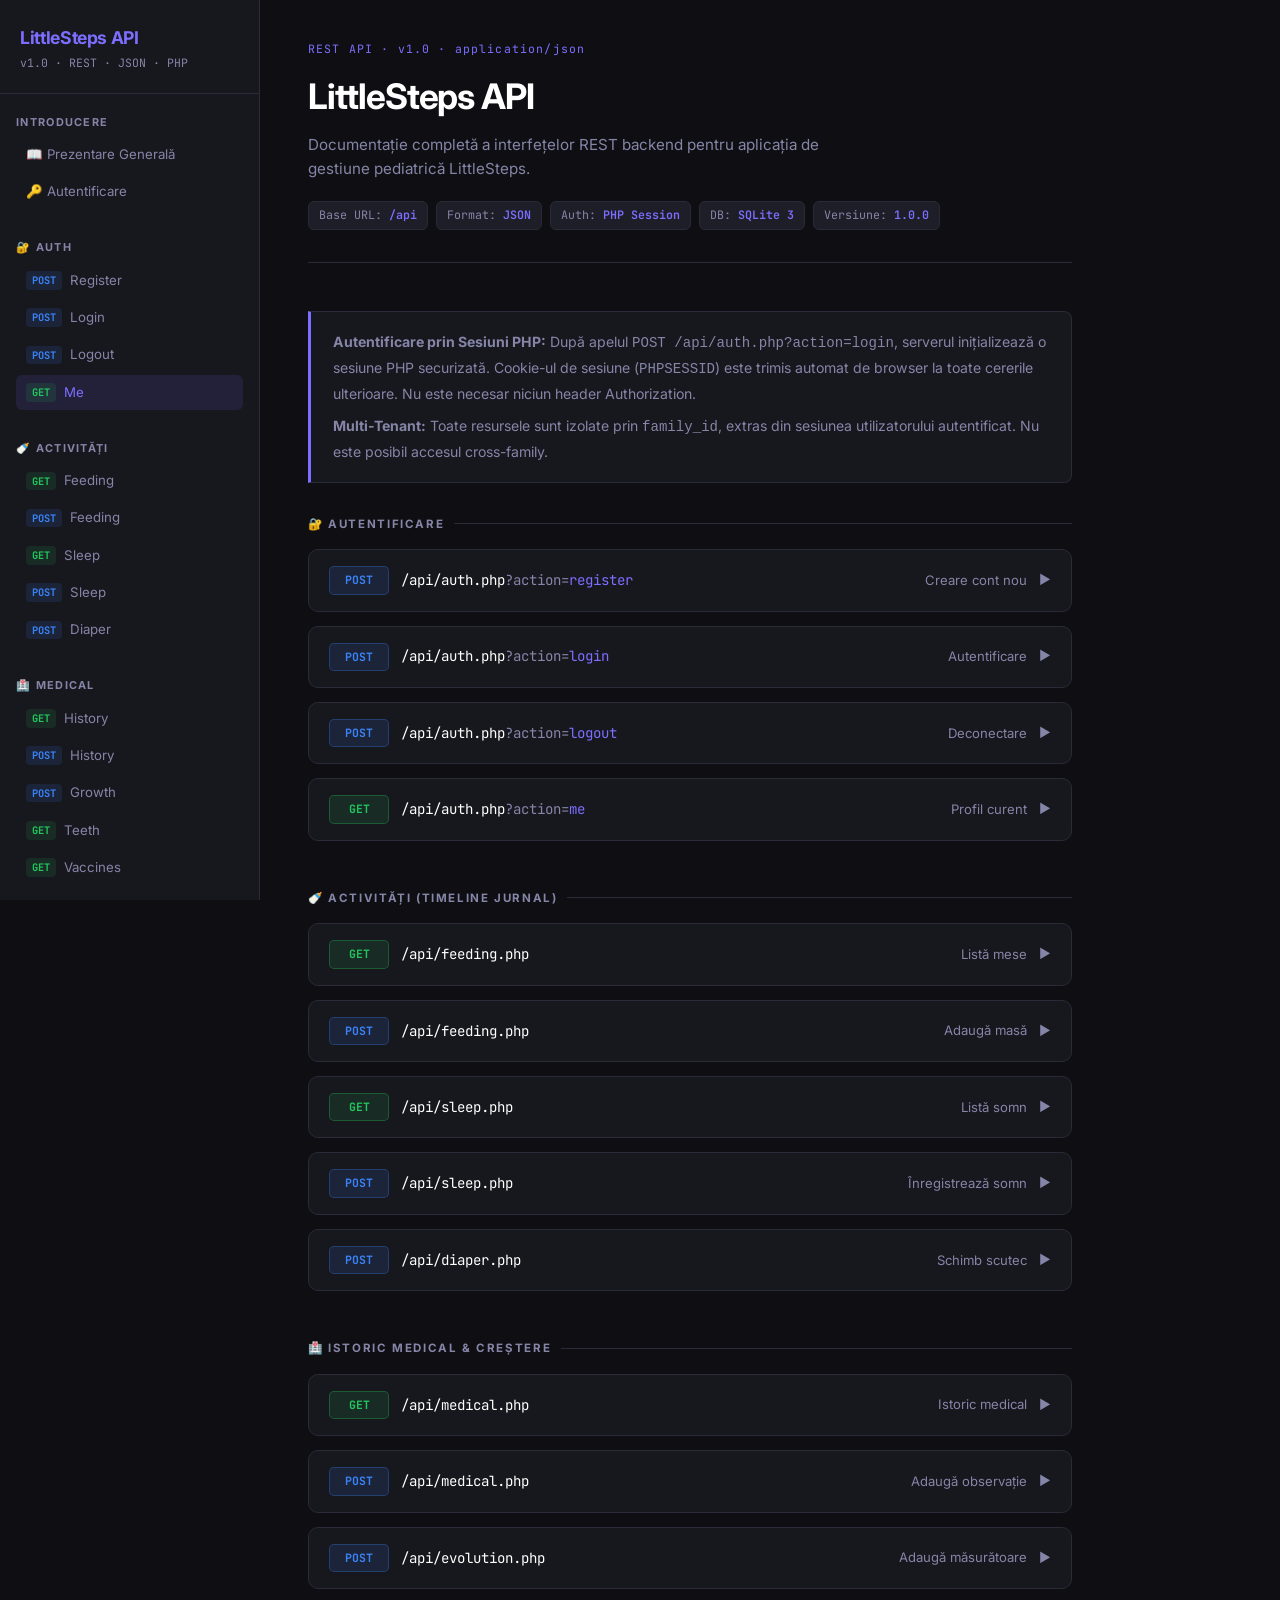
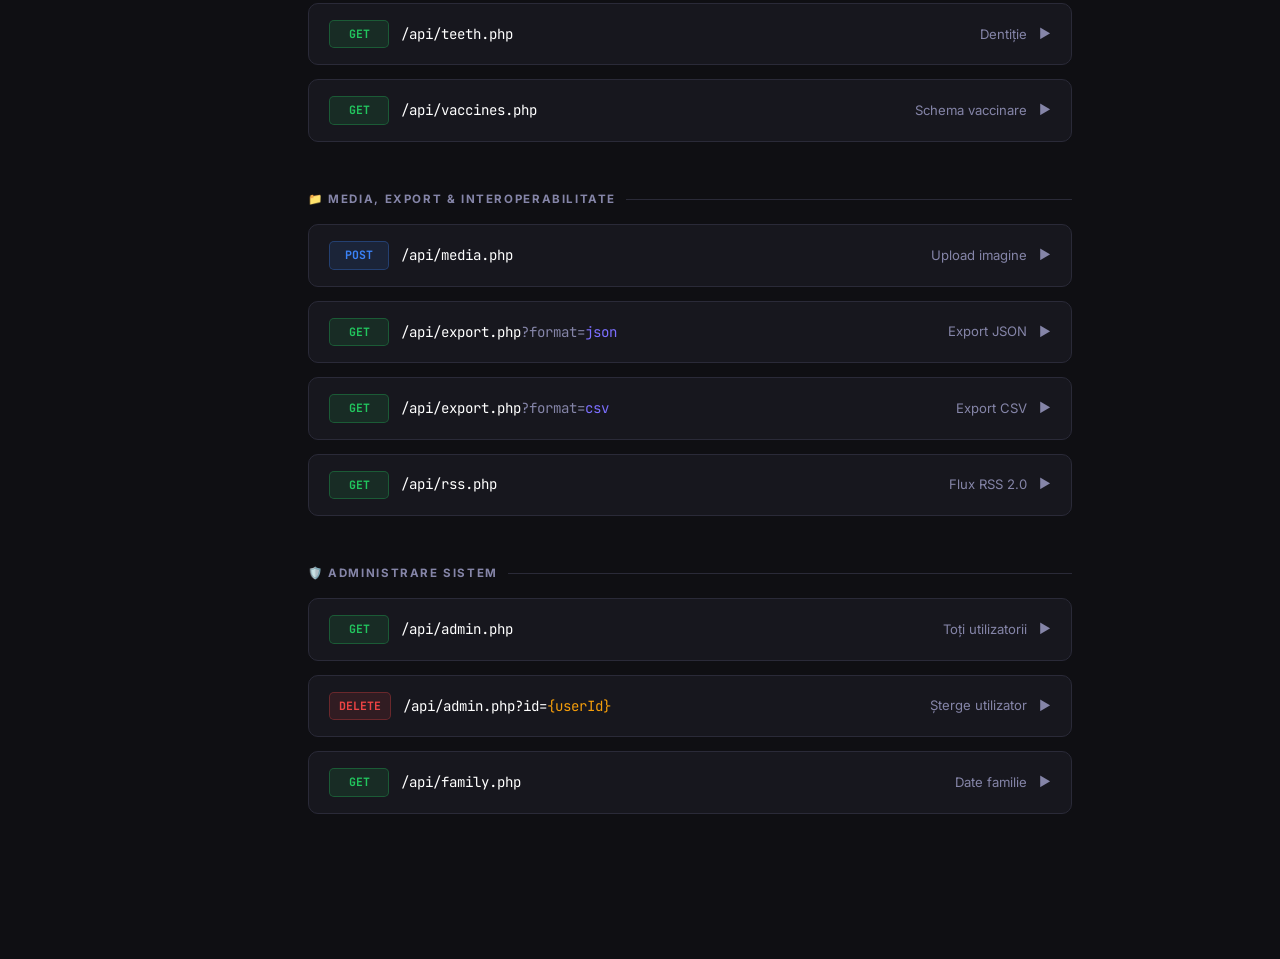
<file: public/api-docs.html>
<!DOCTYPE html>
<html lang="ro">
<head>
  <meta charset="UTF-8"/>
  <meta name="viewport" content="width=device-width, initial-scale=1.0"/>
  <title>LittleSteps — Documentație API REST</title>
  <link rel="preconnect" href="https://fonts.googleapis.com"/>
  <link href="https://fonts.googleapis.com/css2?family=Inter:wght@400;500;600;700&family=JetBrains+Mono:wght@400;600&display=swap" rel="stylesheet"/>
  <style>
    :root {
      --bg: #0f0f13;
      --surface: #17171e;
      --surface2: #1e1e28;
      --border: #2a2a38;
      --text: #e2e2f0;
      --text-muted: #8585a8;
      --accent: #7c6fff;
      --accent-pale: rgba(124,111,255,.12);
      --get: #22c55e; --get-bg: rgba(34,197,94,.12);
      --post: #3b82f6; --post-bg: rgba(59,130,246,.12);
      --put: #f59e0b; --put-bg: rgba(245,158,11,.12);
      --delete: #ef4444; --delete-bg: rgba(239,68,68,.12);
      --mono: 'JetBrains Mono', monospace;
      --sans: 'Inter', sans-serif;
    }
    *, *::before, *::after { box-sizing: border-box; margin: 0; padding: 0; }
    html { scroll-behavior: smooth; }
    body { background: var(--bg); color: var(--text); font-family: var(--sans); font-size: 15px; line-height: 1.6; }

    /* LAYOUT */
    .shell { display: flex; min-height: 100vh; }

    /* SIDEBAR */
    .sidebar {
      width: 260px; flex-shrink: 0; position: sticky; top: 0; height: 100vh;
      background: var(--surface); border-right: 1px solid var(--border);
      overflow-y: auto; padding: 0;
    }
    .sidebar-logo {
      padding: 24px 20px 20px;
      border-bottom: 1px solid var(--border);
    }
    .sidebar-logo .brand { font-size: 1.1rem; font-weight: 700; color: var(--accent); letter-spacing: -.02em; }
    .sidebar-logo .version { font-size: .72rem; font-family: var(--mono); color: var(--text-muted); margin-top: 2px; }

    .nav-group { padding: 20px 16px 8px; }
    .nav-group-label { font-size: .68rem; font-weight: 700; text-transform: uppercase; letter-spacing: .12em; color: var(--text-muted); margin-bottom: 6px; }
    .nav-item {
      display: flex; align-items: center; gap: 8px;
      padding: 7px 10px; border-radius: 6px; margin-bottom: 2px;
      font-size: .83rem; color: var(--text-muted); text-decoration: none;
      transition: all .15s;
    }
    .nav-item:hover, .nav-item.active { background: var(--accent-pale); color: var(--accent); }
    .nav-badge {
      font-family: var(--mono); font-size: .65rem; font-weight: 700;
      padding: 1px 6px; border-radius: 4px; flex-shrink: 0;
    }
    .nb-get { background: var(--get-bg); color: var(--get); }
    .nb-post { background: var(--post-bg); color: var(--post); }
    .nb-put { background: var(--put-bg); color: var(--put); }
    .nb-del { background: var(--delete-bg); color: var(--delete); }

    /* MAIN */
    .main { flex: 1; max-width: 860px; padding: 40px 48px 100px; }

    /* HEADER */
    .page-header {
      margin-bottom: 48px; padding-bottom: 32px;
      border-bottom: 1px solid var(--border);
    }
    .page-header .tag { font-family: var(--mono); font-size: .72rem; color: var(--accent); letter-spacing: .1em; margin-bottom: 10px; }
    .page-header h1 { font-size: 2.2rem; font-weight: 700; letter-spacing: -.03em; color: #fff; margin-bottom: 8px; }
    .page-header p { color: var(--text-muted); font-size: .95rem; max-width: 560px; }
    .info-chips { display: flex; flex-wrap: wrap; gap: 8px; margin-top: 20px; }
    .chip {
      font-family: var(--mono); font-size: .73rem;
      background: var(--surface2); border: 1px solid var(--border);
      color: var(--text-muted); padding: 4px 10px; border-radius: 6px;
    }
    .chip span { color: var(--accent); font-weight: 600; }

    /* SECTION HEADING */
    .api-group { margin-bottom: 48px; scroll-margin-top: 24px; }
    .group-title {
      font-size: .72rem; font-weight: 700; text-transform: uppercase;
      letter-spacing: .14em; color: var(--text-muted); margin-bottom: 16px;
      display: flex; align-items: center; gap: 10px;
    }
    .group-title::after { content: ''; flex: 1; height: 1px; background: var(--border); }

    /* ENDPOINT CARD */
    .endpoint {
      background: var(--surface); border: 1px solid var(--border);
      border-radius: 10px; margin-bottom: 14px; overflow: hidden;
      transition: border-color .2s;
    }
    .endpoint:hover { border-color: var(--accent); }
    .endpoint-header {
      display: flex; align-items: center; gap: 12px;
      padding: 16px 20px; cursor: pointer; user-select: none;
    }
    .method-badge {
      font-family: var(--mono); font-size: .72rem; font-weight: 700;
      padding: 4px 9px; border-radius: 5px; flex-shrink: 0; min-width: 60px; text-align: center;
    }
    .mb-get { background: var(--get-bg); color: var(--get); border: 1px solid rgba(34,197,94,.3); }
    .mb-post { background: var(--post-bg); color: var(--post); border: 1px solid rgba(59,130,246,.3); }
    .mb-put { background: var(--put-bg); color: var(--put); border: 1px solid rgba(245,158,11,.3); }
    .mb-delete { background: var(--delete-bg); color: var(--delete); border: 1px solid rgba(239,68,68,.3); }

    .endpoint-path { font-family: var(--mono); font-size: .88rem; color: #fff; flex: 1; }
    .endpoint-path .param { color: var(--put); }
    .endpoint-summary { font-size: .82rem; color: var(--text-muted); margin-left: auto; }
    .chevron { color: var(--text-muted); transition: transform .2s; font-size: .8rem; }
    .endpoint.open .chevron { transform: rotate(90deg); }

    .endpoint-body { display: none; padding: 0 20px 20px; border-top: 1px solid var(--border); }
    .endpoint.open .endpoint-body { display: block; }

    .endpoint-desc { color: var(--text-muted); font-size: .88rem; margin: 16px 0 12px; line-height: 1.6; }
    .auth-tag {
      display: inline-flex; align-items: center; gap: 5px;
      background: rgba(124,111,255,.15); border: 1px solid rgba(124,111,255,.3);
      color: var(--accent); font-size: .75rem; font-family: var(--mono);
      padding: 3px 9px; border-radius: 5px; margin-bottom: 12px;
    }

    /* PARAMS TABLE */
    .params-label { font-size: .72rem; font-weight: 700; text-transform: uppercase; letter-spacing: .1em; color: var(--text-muted); margin: 16px 0 8px; }
    .params-table { width: 100%; border-collapse: collapse; font-size: .83rem; }
    .params-table th { background: var(--surface2); color: var(--text-muted); padding: 7px 12px; text-align: left; font-weight: 600; font-size: .72rem; text-transform: uppercase; letter-spacing: .08em; }
    .params-table td { padding: 8px 12px; border-bottom: 1px solid var(--border); vertical-align: top; }
    .params-table tr:last-child td { border-bottom: none; }
    .param-name { font-family: var(--mono); color: var(--text); font-size: .83rem; }
    .param-type { font-family: var(--mono); color: var(--accent); font-size: .77rem; }
    .param-req { font-size: .72rem; padding: 2px 6px; border-radius: 4px; font-weight: 600; }
    .req-yes { background: rgba(239,68,68,.15); color: #f87171; }
    .req-opt { background: var(--surface2); color: var(--text-muted); }

    /* CODE BLOCKS */
    .code-tabs { margin-top: 14px; }
    .tab-bar { display: flex; gap: 2px; margin-bottom: -1px; }
    .tab-btn {
      font-family: var(--mono); font-size: .73rem; padding: 5px 12px;
      background: var(--surface2); border: 1px solid var(--border);
      border-bottom: none; border-radius: 5px 5px 0 0; color: var(--text-muted);
      cursor: pointer; transition: all .15s;
    }
    .tab-btn.active { background: #1e1b4b; color: #c4b5fd; border-color: #312e81; }
    .tab-pane { display: none; }
    .tab-pane.active { display: block; }
    pre.code-block {
      background: #1e1b4b; border: 1px solid #312e81;
      border-radius: 0 8px 8px 8px; padding: 16px 18px;
      font-family: var(--mono); font-size: .82rem;
      color: #c4b5fd; overflow-x: auto; line-height: 1.65;
    }
    .c-key { color: #a5b4fc; }
    .c-str { color: #86efac; }
    .c-num { color: #fde68a; }
    .c-bool { color: #f9a8d4; }
    .c-comment { color: #4c4b7a; font-style: italic; }
    .c-url { color: #67e8f9; }

    /* RESPONSE */
    .response-header { display: flex; align-items: center; gap: 8px; margin-top: 14px; }
    .status-badge { font-family: var(--mono); font-size: .75rem; font-weight: 700; padding: 3px 8px; border-radius: 5px; }
    .s200 { background: var(--get-bg); color: var(--get); }
    .s201 { background: var(--post-bg); color: var(--post); }
    .s401 { background: var(--put-bg); color: var(--put); }
    .s403 { background: var(--delete-bg); color: var(--delete); }

    /* INTRO BOX */
    .intro-box {
      background: var(--surface); border: 1px solid var(--border);
      border-left: 3px solid var(--accent); border-radius: 0 8px 8px 0;
      padding: 18px 22px; margin-bottom: 32px;
    }
    .intro-box p { color: var(--text-muted); font-size: .88rem; line-height: 1.7; }
    .intro-box p + p { margin-top: 8px; }

    @media (max-width: 800px) {
      .sidebar { display: none; }
      .main { padding: 24px 18px 60px; }
      .endpoint-summary { display: none; }
    }
  </style>
</head>
<body>
<div class="shell">

<!-- SIDEBAR -->
<nav class="sidebar">
  <div class="sidebar-logo">
    <div class="brand">LittleSteps API</div>
    <div class="version">v1.0 · REST · JSON · PHP</div>
  </div>

  <div class="nav-group">
    <div class="nav-group-label">Introducere</div>
    <a class="nav-item active" href="#intro">📖 Prezentare Generală</a>
    <a class="nav-item" href="#auth-overview">🔑 Autentificare</a>
  </div>
  <div class="nav-group">
    <div class="nav-group-label">🔐 Auth</div>
    <a class="nav-item" href="#ep-register"><span class="nav-badge nb-post">POST</span> Register</a>
    <a class="nav-item" href="#ep-login"><span class="nav-badge nb-post">POST</span> Login</a>
    <a class="nav-item" href="#ep-logout"><span class="nav-badge nb-post">POST</span> Logout</a>
    <a class="nav-item" href="#ep-me"><span class="nav-badge nb-get">GET</span> Me</a>
  </div>
  <div class="nav-group">
    <div class="nav-group-label">🍼 Activități</div>
    <a class="nav-item" href="#ep-feeding-get"><span class="nav-badge nb-get">GET</span> Feeding</a>
    <a class="nav-item" href="#ep-feeding-post"><span class="nav-badge nb-post">POST</span> Feeding</a>
    <a class="nav-item" href="#ep-sleep-get"><span class="nav-badge nb-get">GET</span> Sleep</a>
    <a class="nav-item" href="#ep-sleep-post"><span class="nav-badge nb-post">POST</span> Sleep</a>
    <a class="nav-item" href="#ep-diaper"><span class="nav-badge nb-post">POST</span> Diaper</a>
  </div>
  <div class="nav-group">
    <div class="nav-group-label">🏥 Medical</div>
    <a class="nav-item" href="#ep-medical-get"><span class="nav-badge nb-get">GET</span> History</a>
    <a class="nav-item" href="#ep-medical-post"><span class="nav-badge nb-post">POST</span> History</a>
    <a class="nav-item" href="#ep-growth"><span class="nav-badge nb-post">POST</span> Growth</a>
    <a class="nav-item" href="#ep-teeth"><span class="nav-badge nb-get">GET</span> Teeth</a>
    <a class="nav-item" href="#ep-vaccines"><span class="nav-badge nb-get">GET</span> Vaccines</a>
  </div>
  <div class="nav-group">
    <div class="nav-group-label">📁 Media & Export</div>
    <a class="nav-item" href="#ep-media-upload"><span class="nav-badge nb-post">POST</span> Upload</a>
    <a class="nav-item" href="#ep-export-json"><span class="nav-badge nb-get">GET</span> Export JSON</a>
    <a class="nav-item" href="#ep-export-csv"><span class="nav-badge nb-get">GET</span> Export CSV</a>
    <a class="nav-item" href="#ep-rss"><span class="nav-badge nb-get">GET</span> RSS Feed</a>
  </div>
  <div class="nav-group">
    <div class="nav-group-label">🛡️ Admin</div>
    <a class="nav-item" href="#ep-admin-users"><span class="nav-badge nb-get">GET</span> Users</a>
    <a class="nav-item" href="#ep-admin-delete"><span class="nav-badge nb-del">DEL</span> User</a>
    <a class="nav-item" href="#ep-family"><span class="nav-badge nb-get">GET</span> Family</a>
  </div>
</nav>

<!-- MAIN -->
<main class="main">

  <header class="page-header" id="intro">
    <p class="tag">REST API · v1.0 · application/json</p>
    <h1>LittleSteps API</h1>
    <p>Documentație completă a interfețelor REST backend pentru aplicația de gestiune pediatrică LittleSteps.</p>
    <div class="info-chips">
      <div class="chip">Base URL: <span>/api</span></div>
      <div class="chip">Format: <span>JSON</span></div>
      <div class="chip">Auth: <span>PHP Session</span></div>
      <div class="chip">DB: <span>SQLite 3</span></div>
      <div class="chip">Versiune: <span>1.0.0</span></div>
    </div>
  </header>

  <div class="intro-box" id="auth-overview">
    <p><strong>Autentificare prin Sesiuni PHP:</strong> După apelul <code>POST /api/auth.php?action=login</code>, serverul inițializează o sesiune PHP securizată. Cookie-ul de sesiune (<code>PHPSESSID</code>) este trimis automat de browser la toate cererile ulterioare. Nu este necesar niciun header Authorization.</p>
    <p><strong>Multi-Tenant:</strong> Toate resursele sunt izolate prin <code>family_id</code>, extras din sesiunea utilizatorului autentificat. Nu este posibil accesul cross-family.</p>
  </div>

  <!-- ── AUTH ── -->
  <section class="api-group" id="s-auth">
    <div class="group-title">🔐 Autentificare</div>

    <!-- REGISTER -->
    <div class="endpoint" id="ep-register">
      <div class="endpoint-header" onclick="toggleEndpoint(this)">
        <span class="method-badge mb-post">POST</span>
        <span class="endpoint-path">/api/auth.php<span style="color:var(--text-muted)">?action=</span><span style="color:var(--accent)">register</span></span>
        <span class="endpoint-summary">Creare cont nou</span>
        <span class="chevron">▶</span>
      </div>
      <div class="endpoint-body">
        <p class="endpoint-desc">Creează un cont nou în sistem. <strong>Primul utilizator înregistrat</strong> primește automat rolul <code>admin</code>; toți utilizatorii următori primesc rolul <code>member</code>.</p>
        <div class="params-label">Request Body (JSON)</div>
        <table class="params-table">
          <thead><tr><th>Câmp</th><th>Tip</th><th>Obligatoriu</th><th>Descriere</th></tr></thead>
          <tbody>
            <tr><td class="param-name">email</td><td class="param-type">string</td><td><span class="param-req req-yes">DA</span></td><td style="color:var(--text-muted)">Adresa de email — identificator unic în sistem</td></tr>
            <tr><td class="param-name">password</td><td class="param-type">string</td><td><span class="param-req req-yes">DA</span></td><td style="color:var(--text-muted)">Parola în text clar — stocată ca hash BCRYPT</td></tr>
            <tr><td class="param-name">fullname</td><td class="param-type">string</td><td><span class="param-req req-yes">DA</span></td><td style="color:var(--text-muted)">Numele complet al utilizatorului</td></tr>
          </tbody>
        </table>
        <div class="code-tabs">
          <div class="tab-bar">
            <button class="tab-btn active" onclick="switchTab(this,'req','t-reg')">Request</button>
            <button class="tab-btn" onclick="switchTab(this,'res200','t-reg')">200 OK</button>
          </div>
          <div class="tab-pane active" id="req-t-reg">
<pre class="code-block">{
  <span class="c-key">"email"</span>:    <span class="c-str">"ioana@example.com"</span>,
  <span class="c-key">"password"</span>: <span class="c-str">"parola_securizata"</span>,
  <span class="c-key">"fullname"</span>: <span class="c-str">"Alexa Ioana și Miron Andrei"</span>
}</pre>
          </div>
          <div class="tab-pane" id="res200-t-reg">
<pre class="code-block"><span class="c-comment">// HTTP 201 Created</span>
{
  <span class="c-key">"success"</span>: <span class="c-bool">true</span>,
  <span class="c-key">"user_id"</span>: <span class="c-num">1</span>,
  <span class="c-key">"role"</span>:    <span class="c-str">"admin"</span>,
  <span class="c-key">"message"</span>: <span class="c-str">"Cont creat cu succes"</span>
}</pre>
          </div>
        </div>
        <div class="response-header"><span class="status-badge s201">201</span><span style="color:var(--text-muted);font-size:.82rem">Cont creat — sesiune inițializată automat</span></div>
        <div class="response-header"><span class="status-badge s401">409</span><span style="color:var(--text-muted);font-size:.82rem">Email deja înregistrat în sistem</span></div>
      </div>
    </div>

    <!-- LOGIN -->
    <div class="endpoint" id="ep-login">
      <div class="endpoint-header" onclick="toggleEndpoint(this)">
        <span class="method-badge mb-post">POST</span>
        <span class="endpoint-path">/api/auth.php<span style="color:var(--text-muted)">?action=</span><span style="color:var(--accent)">login</span></span>
        <span class="endpoint-summary">Autentificare</span>
        <span class="chevron">▶</span>
      </div>
      <div class="endpoint-body">
        <p class="endpoint-desc">Autentifică utilizatorul și inițializează o sesiune PHP securizată. Parola este verificată cu <code>password_verify()</code> față de hash-ul BCRYPT stocat.</p>
        <div class="code-tabs">
          <div class="tab-bar"><button class="tab-btn active" onclick="switchTab(this,'req','t-login')">Request</button><button class="tab-btn" onclick="switchTab(this,'res200','t-login')">200 OK</button></div>
          <div class="tab-pane active" id="req-t-login">
<pre class="code-block">{
  <span class="c-key">"email"</span>:    <span class="c-str">"ioana@example.com"</span>,
  <span class="c-key">"password"</span>: <span class="c-str">"parola_securizata"</span>
}</pre></div>
          <div class="tab-pane" id="res200-t-login">
<pre class="code-block"><span class="c-comment">// HTTP 200 OK</span>
{
  <span class="c-key">"success"</span>:   <span class="c-bool">true</span>,
  <span class="c-key">"user_id"</span>:   <span class="c-num">1</span>,
  <span class="c-key">"role"</span>:      <span class="c-str">"admin"</span>,
  <span class="c-key">"fullname"</span>:  <span class="c-str">"Alexa Ioana și Miron Andrei"</span>,
  <span class="c-key">"family_id"</span>: <span class="c-num">1</span>
}</pre></div>
        </div>
        <div class="response-header"><span class="status-badge s200">200</span><span style="color:var(--text-muted);font-size:.82rem">Sesiune creată · Cookie PHPSESSID setat</span></div>
        <div class="response-header"><span class="status-badge s401">401</span><span style="color:var(--text-muted);font-size:.82rem">Credențiale invalide</span></div>
      </div>
    </div>

    <!-- LOGOUT -->
    <div class="endpoint" id="ep-logout">
      <div class="endpoint-header" onclick="toggleEndpoint(this)">
        <span class="method-badge mb-post">POST</span>
        <span class="endpoint-path">/api/auth.php<span style="color:var(--text-muted)">?action=</span><span style="color:var(--accent)">logout</span></span>
        <span class="endpoint-summary">Deconectare</span>
        <span class="chevron">▶</span>
      </div>
      <div class="endpoint-body">
        <p class="endpoint-desc">Distruge sesiunea PHP curentă și invalidează cookie-ul <code>PHPSESSID</code>.</p>
        <div class="response-header"><span class="status-badge s200">200</span><span style="color:var(--text-muted);font-size:.82rem">Sesiune distrusă · utilizator deconectat</span></div>
      </div>
    </div>

    <!-- ME -->
    <div class="endpoint" id="ep-me">
      <div class="endpoint-header" onclick="toggleEndpoint(this)">
        <span class="method-badge mb-get">GET</span>
        <span class="endpoint-path">/api/auth.php<span style="color:var(--text-muted)">?action=</span><span style="color:var(--accent)">me</span></span>
        <span class="endpoint-summary">Profil curent</span>
        <span class="chevron">▶</span>
      </div>
      <div class="endpoint-body">
        <p class="endpoint-desc">Returnează datele utilizatorului autentificat curent, extrase din sesiunea activă.</p>
        <span class="auth-tag">🔒 Necesită sesiune activă</span>
        <div class="response-header"><span class="status-badge s200">200</span><span style="color:var(--text-muted);font-size:.82rem">{ user_id, email, fullname, role, family_id }</span></div>
        <div class="response-header"><span class="status-badge s401">401</span><span style="color:var(--text-muted);font-size:.82rem">Sesiune inactivă sau expirată</span></div>
      </div>
    </div>
  </section>

  <!-- ── ACTIVITIES ── -->
  <section class="api-group" id="s-activities">
    <div class="group-title">🍼 Activități (Timeline Jurnal)</div>

    <div class="endpoint" id="ep-feeding-get">
      <div class="endpoint-header" onclick="toggleEndpoint(this)">
        <span class="method-badge mb-get">GET</span>
        <span class="endpoint-path">/api/feeding.php</span>
        <span class="endpoint-summary">Listă mese</span>
        <span class="chevron">▶</span>
      </div>
      <div class="endpoint-body">
        <span class="auth-tag">🔒 Necesită sesiune activă</span>
        <p class="endpoint-desc">Returnează toate mesele înregistrate pentru copilul activ curent (<code>child_id</code> din sesiune), ordonate descrescător după dată.</p>
        <div class="code-tabs">
          <div class="tab-bar"><button class="tab-btn active" onclick="switchTab(this,'res200','t-fget')">200 OK</button></div>
          <div class="tab-pane active" id="res200-t-fget">
<pre class="code-block">[
  {
    <span class="c-key">"id"</span>:          <span class="c-num">42</span>,
    <span class="c-key">"category"</span>:    <span class="c-str">"feeding"</span>,
    <span class="c-key">"type"</span>:        <span class="c-str">"breast"</span>,
    <span class="c-key">"details"</span>:     <span class="c-str">"Alăptat 15 min stânga"</span>,
    <span class="c-key">"created_at"</span>:  <span class="c-str">"2026-06-01 08:30:00"</span>
  }
]</pre></div>
        </div>
      </div>
    </div>

    <div class="endpoint" id="ep-feeding-post">
      <div class="endpoint-header" onclick="toggleEndpoint(this)">
        <span class="method-badge mb-post">POST</span>
        <span class="endpoint-path">/api/feeding.php</span>
        <span class="endpoint-summary">Adaugă masă</span>
        <span class="chevron">▶</span>
      </div>
      <div class="endpoint-body">
        <span class="auth-tag">🔒 Necesită sesiune activă</span>
        <p class="endpoint-desc">Înregistrează un nou eveniment de alimentație în timeline.</p>
        <div class="code-tabs">
          <div class="tab-bar"><button class="tab-btn active" onclick="switchTab(this,'req','t-fpost')">Request</button></div>
          <div class="tab-pane active" id="req-t-fpost">
<pre class="code-block">{
  <span class="c-key">"type"</span>:    <span class="c-str">"breast"</span>, <span class="c-comment">// "breast" | "formula" | "solid"</span>
  <span class="c-key">"details"</span>: <span class="c-str">"Alăptat 15 min, sân stâng"</span>
}</pre></div>
        </div>
        <div class="response-header"><span class="status-badge s201">201</span><span style="color:var(--text-muted);font-size:.82rem">{ success: true, id: 43 }</span></div>
      </div>
    </div>

    <div class="endpoint" id="ep-sleep-get">
      <div class="endpoint-header" onclick="toggleEndpoint(this)">
        <span class="method-badge mb-get">GET</span>
        <span class="endpoint-path">/api/sleep.php</span>
        <span class="endpoint-summary">Listă somn</span>
        <span class="chevron">▶</span>
      </div>
      <div class="endpoint-body">
        <span class="auth-tag">🔒 Necesită sesiune activă</span>
        <p class="endpoint-desc">Returnează toate evenimentele de somn pentru copilul activ.</p>
        <div class="response-header"><span class="status-badge s200">200</span><span style="color:var(--text-muted);font-size:.82rem">Array cu evenimentele de somn</span></div>
      </div>
    </div>

    <div class="endpoint" id="ep-sleep-post">
      <div class="endpoint-header" onclick="toggleEndpoint(this)">
        <span class="method-badge mb-post">POST</span>
        <span class="endpoint-path">/api/sleep.php</span>
        <span class="endpoint-summary">Înregistrează somn</span>
        <span class="chevron">▶</span>
      </div>
      <div class="endpoint-body">
        <span class="auth-tag">🔒 Necesită sesiune activă</span>
        <p class="endpoint-desc">Salvează un eveniment de somn. Durata este calculată în frontend din diferența de timestamp și transmisă în câmpul <code>details</code>.</p>
        <div class="code-tabs">
          <div class="tab-bar"><button class="tab-btn active" onclick="switchTab(this,'req','t-sleep')">Request</button></div>
          <div class="tab-pane active" id="req-t-sleep">
<pre class="code-block">{
  <span class="c-key">"details"</span>: <span class="c-str">"Somn de prânz — 1h 45min"</span>,
  <span class="c-key">"duration_minutes"</span>: <span class="c-num">105</span>
}</pre></div>
        </div>
        <div class="response-header"><span class="status-badge s201">201</span><span style="color:var(--text-muted);font-size:.82rem">{ success: true, id: 17 }</span></div>
      </div>
    </div>

    <div class="endpoint" id="ep-diaper">
      <div class="endpoint-header" onclick="toggleEndpoint(this)">
        <span class="method-badge mb-post">POST</span>
        <span class="endpoint-path">/api/diaper.php</span>
        <span class="endpoint-summary">Schimb scutec</span>
        <span class="chevron">▶</span>
      </div>
      <div class="endpoint-body">
        <span class="auth-tag">🔒 Necesită sesiune activă</span>
        <p class="endpoint-desc">Înregistrează un eveniment de schimb de scutec.</p>
        <div class="code-tabs">
          <div class="tab-bar"><button class="tab-btn active" onclick="switchTab(this,'req','t-diaper')">Request</button></div>
          <div class="tab-pane active" id="req-t-diaper">
<pre class="code-block">{
  <span class="c-key">"type"</span>:    <span class="c-str">"wet"</span>, <span class="c-comment">// "wet" | "dirty" | "both"</span>
  <span class="c-key">"details"</span>: <span class="c-str">"Normal"</span>
}</pre></div>
        </div>
      </div>
    </div>
  </section>

  <!-- ── MEDICAL ── -->
  <section class="api-group" id="s-medical">
    <div class="group-title">🏥 Istoric Medical & Creștere</div>

    <div class="endpoint" id="ep-medical-get">
      <div class="endpoint-header" onclick="toggleEndpoint(this)">
        <span class="method-badge mb-get">GET</span>
        <span class="endpoint-path">/api/medical.php</span>
        <span class="endpoint-summary">Istoric medical</span>
        <span class="chevron">▶</span>
      </div>
      <div class="endpoint-body">
        <span class="auth-tag">🔒 Necesită sesiune activă</span>
        <p class="endpoint-desc">Returnează lista completă a consultațiilor și observațiilor medicale pentru copilul activ.</p>
        <div class="response-header"><span class="status-badge s200">200</span><span style="color:var(--text-muted);font-size:.82rem">Array de înregistrări medicale cu date și descrieri</span></div>
      </div>
    </div>

    <div class="endpoint" id="ep-medical-post">
      <div class="endpoint-header" onclick="toggleEndpoint(this)">
        <span class="method-badge mb-post">POST</span>
        <span class="endpoint-path">/api/medical.php</span>
        <span class="endpoint-summary">Adaugă observație</span>
        <span class="chevron">▶</span>
      </div>
      <div class="endpoint-body">
        <span class="auth-tag">🔒 Necesită sesiune activă</span>
        <div class="code-tabs">
          <div class="tab-bar"><button class="tab-btn active" onclick="switchTab(this,'req','t-med')">Request</button></div>
          <div class="tab-pane active" id="req-t-med">
<pre class="code-block">{
  <span class="c-key">"date"</span>:        <span class="c-str">"2026-06-01"</span>,
  <span class="c-key">"description"</span>: <span class="c-str">"Consultație pediatru, totul bine"</span>,
  <span class="c-key">"medication"</span>:  <span class="c-str">"Vitamina D 400UI"</span>
}</pre></div>
        </div>
      </div>
    </div>

    <div class="endpoint" id="ep-growth">
      <div class="endpoint-header" onclick="toggleEndpoint(this)">
        <span class="method-badge mb-post">POST</span>
        <span class="endpoint-path">/api/evolution.php</span>
        <span class="endpoint-summary">Adaugă măsurătoare</span>
        <span class="chevron">▶</span>
      </div>
      <div class="endpoint-body">
        <span class="auth-tag">🔒 Necesită sesiune activă</span>
        <p class="endpoint-desc">Înregistrează o nouă măsurătoare de creștere. Datele sunt afișate în graficul Chart.js din modulul Evoluție.</p>
        <div class="code-tabs">
          <div class="tab-bar"><button class="tab-btn active" onclick="switchTab(this,'req','t-growth')">Request</button></div>
          <div class="tab-pane active" id="req-t-growth">
<pre class="code-block">{
  <span class="c-key">"date"</span>:           <span class="c-str">"2026-06-01"</span>,
  <span class="c-key">"weight_kg"</span>:      <span class="c-num">5.2</span>,
  <span class="c-key">"height_cm"</span>:      <span class="c-num">58.5</span>,
  <span class="c-key">"head_circ_cm"</span>:   <span class="c-num">38.0</span>
}</pre></div>
        </div>
      </div>
    </div>

    <div class="endpoint" id="ep-teeth">
      <div class="endpoint-header" onclick="toggleEndpoint(this)">
        <span class="method-badge mb-get">GET</span>
        <span class="endpoint-path">/api/teeth.php</span>
        <span class="endpoint-summary">Dentiție</span>
        <span class="chevron">▶</span>
      </div>
      <div class="endpoint-body">
        <span class="auth-tag">🔒 Necesită sesiune activă</span>
        <p class="endpoint-desc">Returnează starea dentiției (dinte apărut / în curs) pentru copilul activ.</p>
        <div class="response-header"><span class="status-badge s200">200</span><span style="color:var(--text-muted);font-size:.82rem">Array cu cele 20 dentiții de lapte și status per dinte</span></div>
      </div>
    </div>

    <div class="endpoint" id="ep-vaccines">
      <div class="endpoint-header" onclick="toggleEndpoint(this)">
        <span class="method-badge mb-get">GET</span>
        <span class="endpoint-path">/api/vaccines.php</span>
        <span class="endpoint-summary">Schema vaccinare</span>
        <span class="chevron">▶</span>
      </div>
      <div class="endpoint-body">
        <span class="auth-tag">🔒 Necesită sesiune activă</span>
        <p class="endpoint-desc">Returnează schema națională de vaccinare, auto-generată la crearea copilului, cu statusul administrării fiecărui vaccin.</p>
        <div class="response-header"><span class="status-badge s200">200</span><span style="color:var(--text-muted);font-size:.82rem">Array cu vaccin, data recomandată, data_given (null dacă neadministrat)</span></div>
      </div>
    </div>
  </section>

  <!-- ── MEDIA & EXPORT ── -->
  <section class="api-group" id="s-export">
    <div class="group-title">📁 Media, Export & Interoperabilitate</div>

    <div class="endpoint" id="ep-media-upload">
      <div class="endpoint-header" onclick="toggleEndpoint(this)">
        <span class="method-badge mb-post">POST</span>
        <span class="endpoint-path">/api/media.php</span>
        <span class="endpoint-summary">Upload imagine</span>
        <span class="chevron">▶</span>
      </div>
      <div class="endpoint-body">
        <span class="auth-tag">🔒 Necesită sesiune activă</span>
        <p class="endpoint-desc">Acceptă un upload de fișier imagine (<code>multipart/form-data</code>). Fișierul este stocat fizic în <code>public/assets/uploads/</code> cu un ID unic bazat pe timestamp. Metadata (calea relativă) este salvată în tabela <code>media</code>.</p>
        <table class="params-table">
          <thead><tr><th>Câmp Form</th><th>Tip</th><th>Obligatoriu</th><th>Descriere</th></tr></thead>
          <tbody>
            <tr><td class="param-name">photo</td><td class="param-type">file</td><td><span class="param-req req-yes">DA</span></td><td style="color:var(--text-muted)">Fișier imagine (jpg/png/gif, max 5MB)</td></tr>
          </tbody>
        </table>
        <div class="response-header"><span class="status-badge s201">201</span><span style="color:var(--text-muted);font-size:.82rem">{ success: true, path: "uploads/16857123.jpg" }</span></div>
      </div>
    </div>

    <div class="endpoint" id="ep-export-json">
      <div class="endpoint-header" onclick="toggleEndpoint(this)">
        <span class="method-badge mb-get">GET</span>
        <span class="endpoint-path">/api/export.php<span style="color:var(--text-muted)">?format=</span><span style="color:var(--accent)">json</span></span>
        <span class="endpoint-summary">Export JSON</span>
        <span class="chevron">▶</span>
      </div>
      <div class="endpoint-body">
        <span class="auth-tag">🔒 Necesită sesiune activă</span>
        <p class="endpoint-desc">Generează și descarcă un fișier JSON cu toate activitățile copilului activ. Răspunsul este livrat cu <code>Content-Disposition: attachment; filename=littlesteps_export.json</code>.</p>
        <div class="response-header"><span class="status-badge s200">200</span><span style="color:var(--text-muted);font-size:.82rem">application/json · fișier descărcat automat</span></div>
      </div>
    </div>

    <div class="endpoint" id="ep-export-csv">
      <div class="endpoint-header" onclick="toggleEndpoint(this)">
        <span class="method-badge mb-get">GET</span>
        <span class="endpoint-path">/api/export.php<span style="color:var(--text-muted)">?format=</span><span style="color:var(--accent)">csv</span></span>
        <span class="endpoint-summary">Export CSV</span>
        <span class="chevron">▶</span>
      </div>
      <div class="endpoint-body">
        <span class="auth-tag">🔒 Necesită sesiune activă</span>
        <p class="endpoint-desc">Generează un fișier CSV tabelar cu toate activitățile, deschizibil direct în Excel / Google Sheets.</p>
        <div class="response-header"><span class="status-badge s200">200</span><span style="color:var(--text-muted);font-size:.82rem">text/csv · fișier descărcat automat</span></div>
      </div>
    </div>

    <div class="endpoint" id="ep-rss">
      <div class="endpoint-header" onclick="toggleEndpoint(this)">
        <span class="method-badge mb-get">GET</span>
        <span class="endpoint-path">/api/rss.php</span>
        <span class="endpoint-summary">Flux RSS 2.0</span>
        <span class="chevron">▶</span>
      </div>
      <div class="endpoint-body">
        <p class="endpoint-desc">Endpoint public care generează un flux RSS 2.0 valid cu ultimele 20 activități. Poate fi consumat de orice agregator de știri. <strong>Nu necesită autentificare</strong> (acces public controlat).</p>
        <div class="response-header"><span class="status-badge s200">200</span><span style="color:var(--text-muted);font-size:.82rem">application/rss+xml · XML valid RSS 2.0</span></div>
      </div>
    </div>
  </section>

  <!-- ── ADMIN ── -->
  <section class="api-group" id="s-admin">
    <div class="group-title">🛡️ Administrare Sistem</div>

    <div class="endpoint" id="ep-admin-users">
      <div class="endpoint-header" onclick="toggleEndpoint(this)">
        <span class="method-badge mb-get">GET</span>
        <span class="endpoint-path">/api/admin.php</span>
        <span class="endpoint-summary">Toți utilizatorii</span>
        <span class="chevron">▶</span>
      </div>
      <div class="endpoint-body">
        <span class="auth-tag">🔒 Necesită rol admin / family_admin</span>
        <p class="endpoint-desc">Returnează lista tuturor utilizatorilor din familia curentă, cu rolurile și emailurile asociate. Filtrarea se face automat după <code>family_id</code> din sesiune.</p>
        <div class="code-tabs">
          <div class="tab-bar"><button class="tab-btn active" onclick="switchTab(this,'res200','t-adm')">200 OK</button></div>
          <div class="tab-pane active" id="res200-t-adm">
<pre class="code-block">[
  {
    <span class="c-key">"id"</span>:       <span class="c-num">1</span>,
    <span class="c-key">"email"</span>:    <span class="c-str">"ioana@example.com"</span>,
    <span class="c-key">"fullname"</span>: <span class="c-str">"Alexa Ioana și Miron Andrei"</span>,
    <span class="c-key">"role"</span>:     <span class="c-str">"admin"</span>
  }
]</pre></div>
        </div>
        <div class="response-header"><span class="status-badge s403">403</span><span style="color:var(--text-muted);font-size:.82rem">Rol insuficient — acces interzis</span></div>
      </div>
    </div>

    <div class="endpoint" id="ep-admin-delete">
      <div class="endpoint-header" onclick="toggleEndpoint(this)">
        <span class="method-badge mb-delete">DELETE</span>
        <span class="endpoint-path">/api/admin.php?id=<span class="param">{userId}</span></span>
        <span class="endpoint-summary">Șterge utilizator</span>
        <span class="chevron">▶</span>
      </div>
      <div class="endpoint-body">
        <span class="auth-tag">🔒 Necesită rol admin</span>
        <p class="endpoint-desc">Șterge definitiv un cont de utilizator din baza de date SQLite. Operația este ireversibilă. Adminul nu se poate șterge pe sine însuși.</p>
        <table class="params-table">
          <thead><tr><th>Parametru URL</th><th>Tip</th><th>Obligatoriu</th><th>Descriere</th></tr></thead>
          <tbody><tr><td class="param-name">id</td><td class="param-type">integer</td><td><span class="param-req req-yes">DA</span></td><td style="color:var(--text-muted)">ID-ul utilizatorului de șters</td></tr></tbody>
        </table>
        <div class="response-header"><span class="status-badge s200">200</span><span style="color:var(--text-muted);font-size:.82rem">{ success: true, message: "Utilizator șters" }</span></div>
        <div class="response-header"><span class="status-badge s403">403</span><span style="color:var(--text-muted);font-size:.82rem">Tentativă de auto-ștergere sau rol insuficient</span></div>
      </div>
    </div>

    <div class="endpoint" id="ep-family">
      <div class="endpoint-header" onclick="toggleEndpoint(this)">
        <span class="method-badge mb-get">GET</span>
        <span class="endpoint-path">/api/family.php</span>
        <span class="endpoint-summary">Date familie</span>
        <span class="chevron">▶</span>
      </div>
      <div class="endpoint-body">
        <span class="auth-tag">🔒 Necesită sesiune activă</span>
        <p class="endpoint-desc">Returnează membrii familiei curente și copiii înregistrați în sistem, gestionat cu izolare completă Multi-Tenant.</p>
        <div class="response-header"><span class="status-badge s200">200</span><span style="color:var(--text-muted);font-size:.82rem">{ members: [...], children: [...] }</span></div>
      </div>
    </div>
  </section>

</main>
</div>

<script>
function toggleEndpoint(header) {
  header.parentElement.classList.toggle('open');
}

function switchTab(btn, paneId, groupId) {
  const card = btn.closest('.code-tabs');
  card.querySelectorAll('.tab-btn').forEach(b => b.classList.remove('active'));
  card.querySelectorAll('.tab-pane').forEach(p => p.classList.remove('active'));
  btn.classList.add('active');
  document.getElementById(paneId + '-' + groupId).classList.add('active');
}

// Active nav on scroll
const anchors = document.querySelectorAll('[id]');
const navLinks = document.querySelectorAll('.nav-item');
const observer = new IntersectionObserver(entries => {
  entries.forEach(e => {
    if (e.isIntersecting) {
      navLinks.forEach(l => l.classList.remove('active'));
      const a = document.querySelector('.nav-item[href="#' + e.target.id + '"]');
      if (a) a.classList.add('active');
    }
  });
}, { threshold: 0.5 });
anchors.forEach(a => observer.observe(a));
</script>
</body>
</html>
</file>
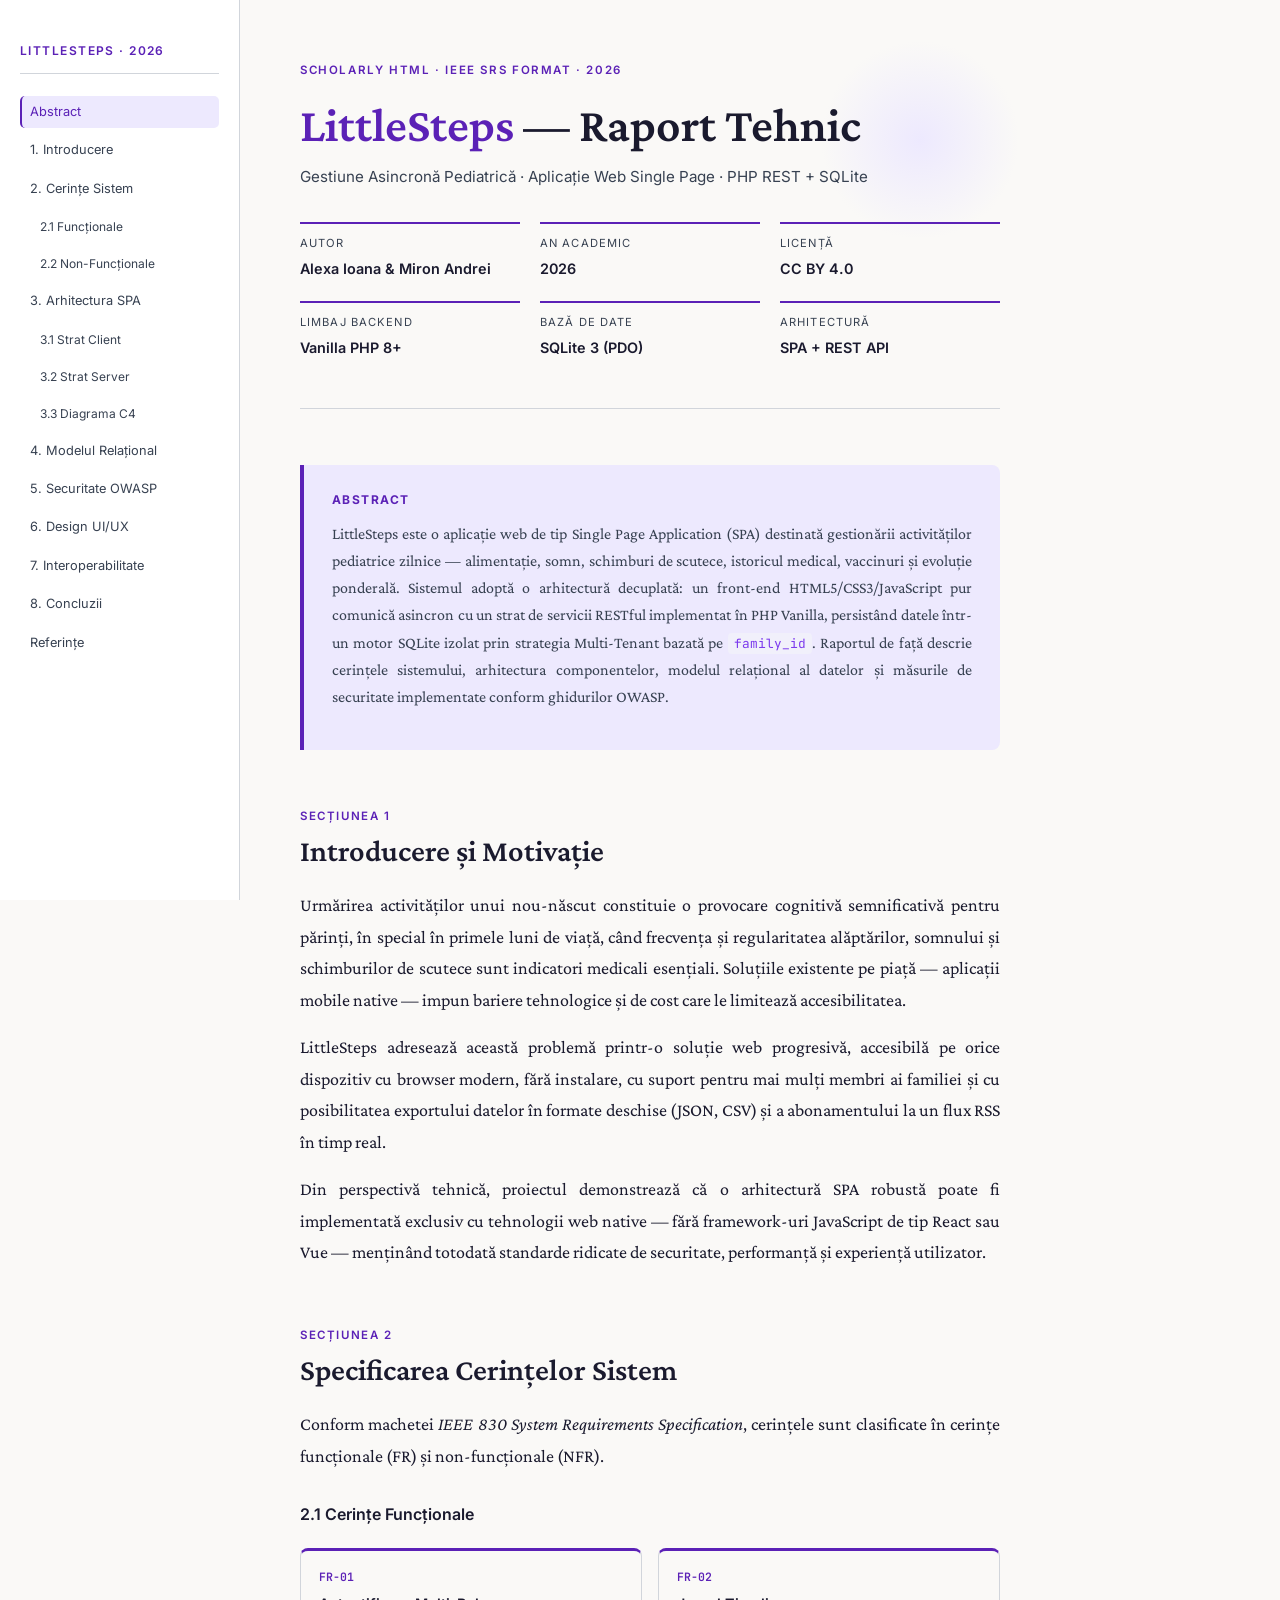
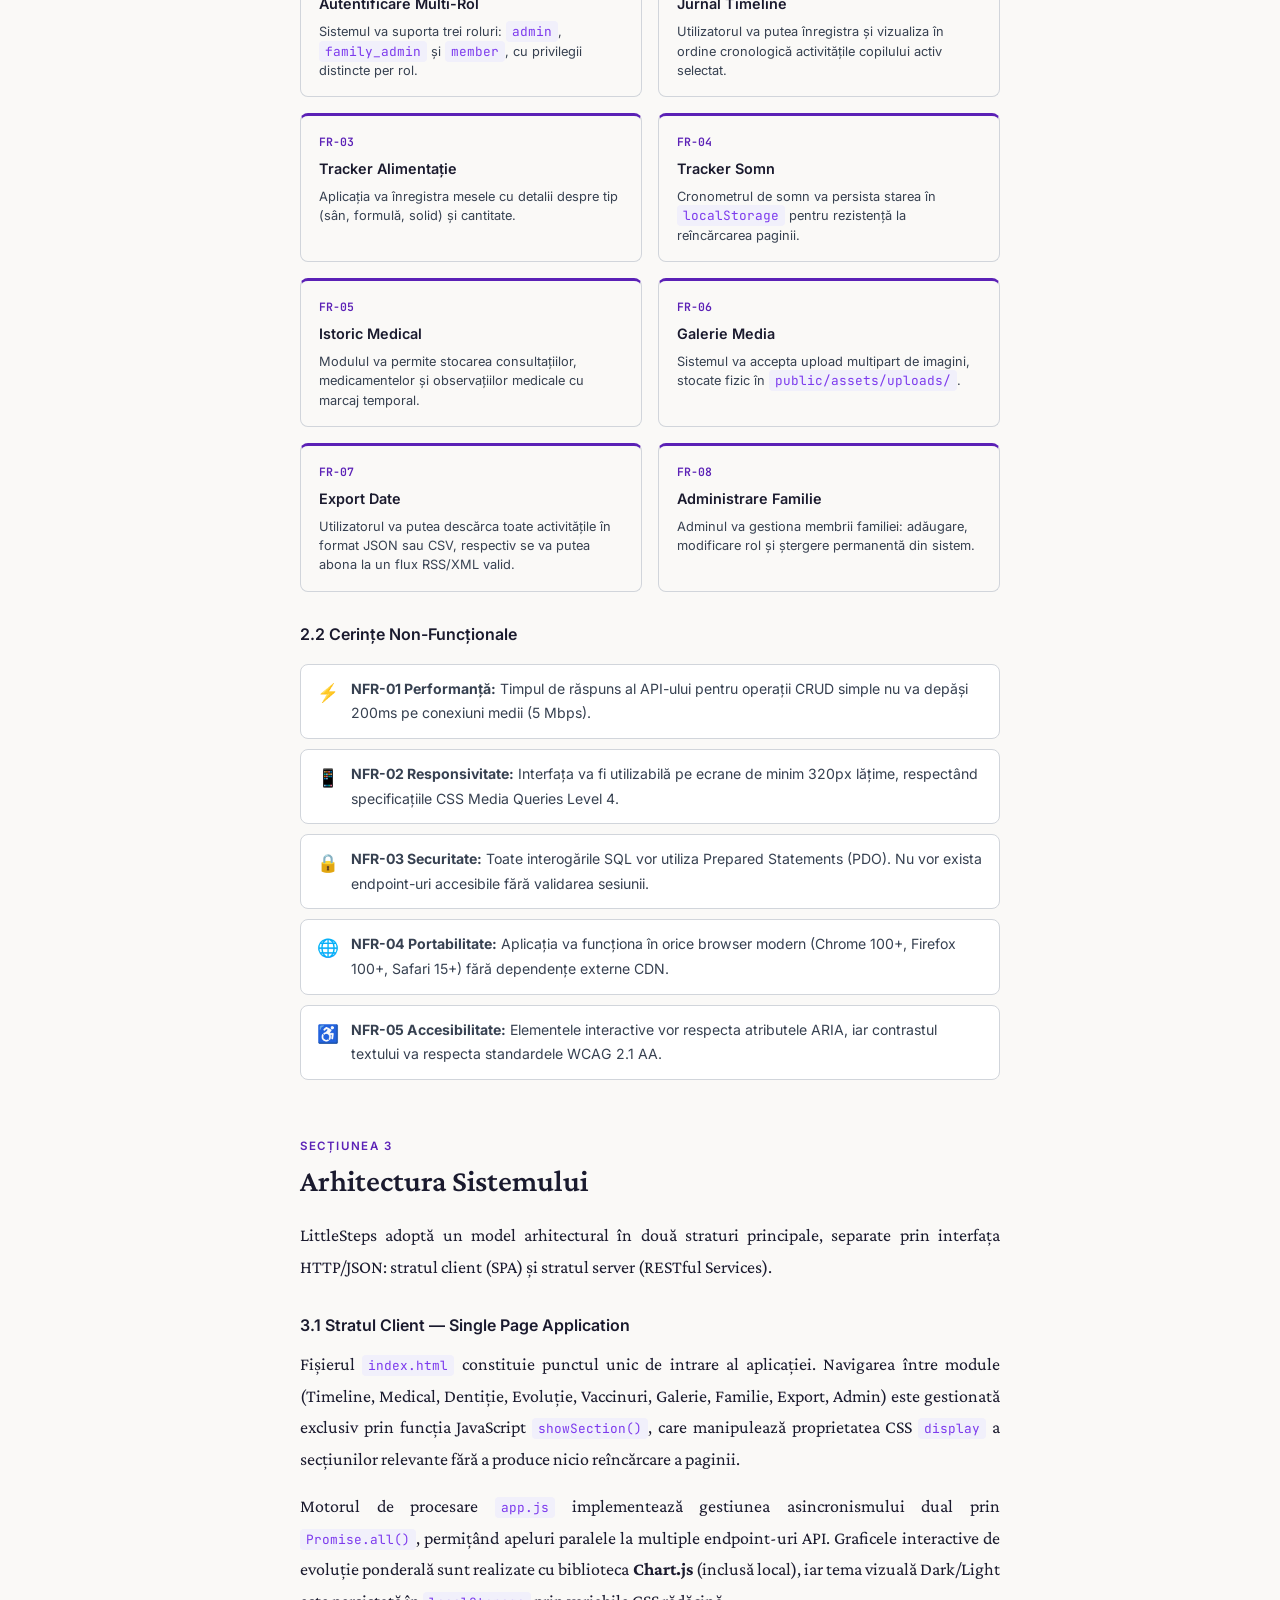
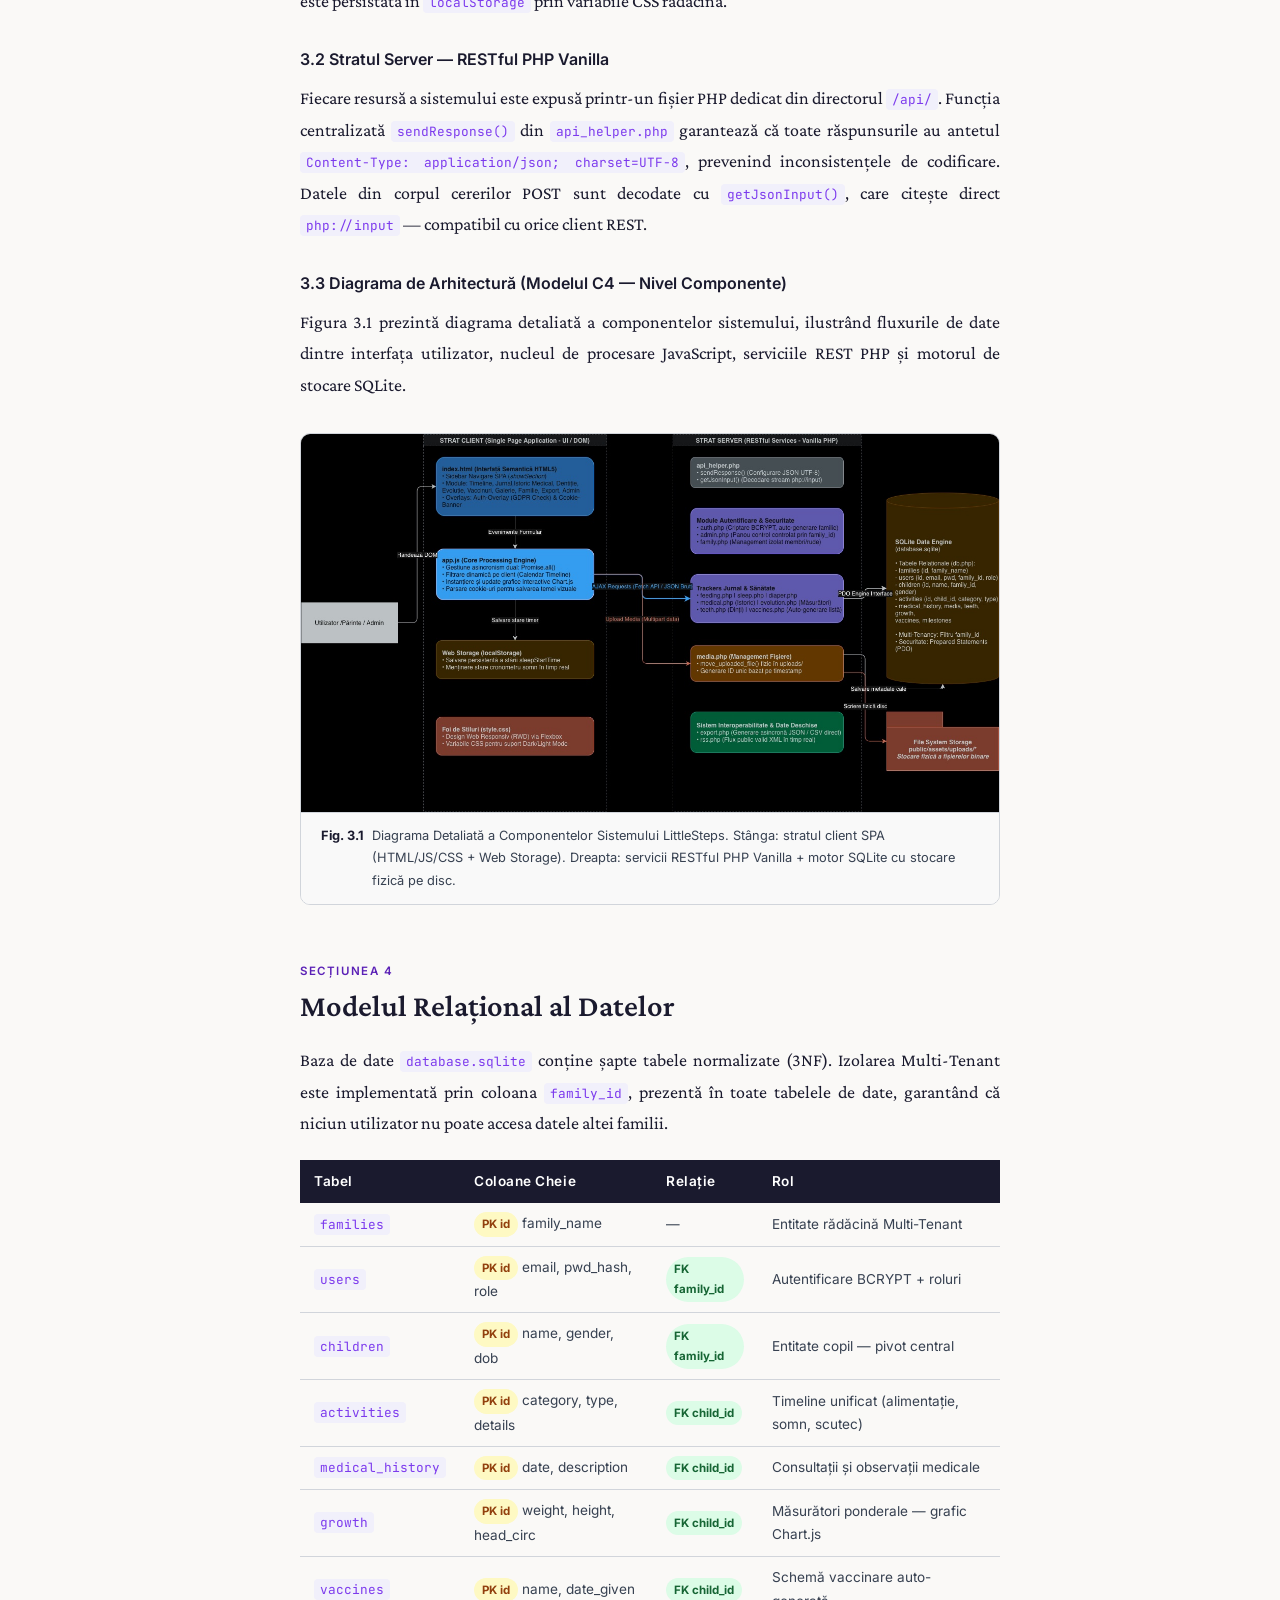
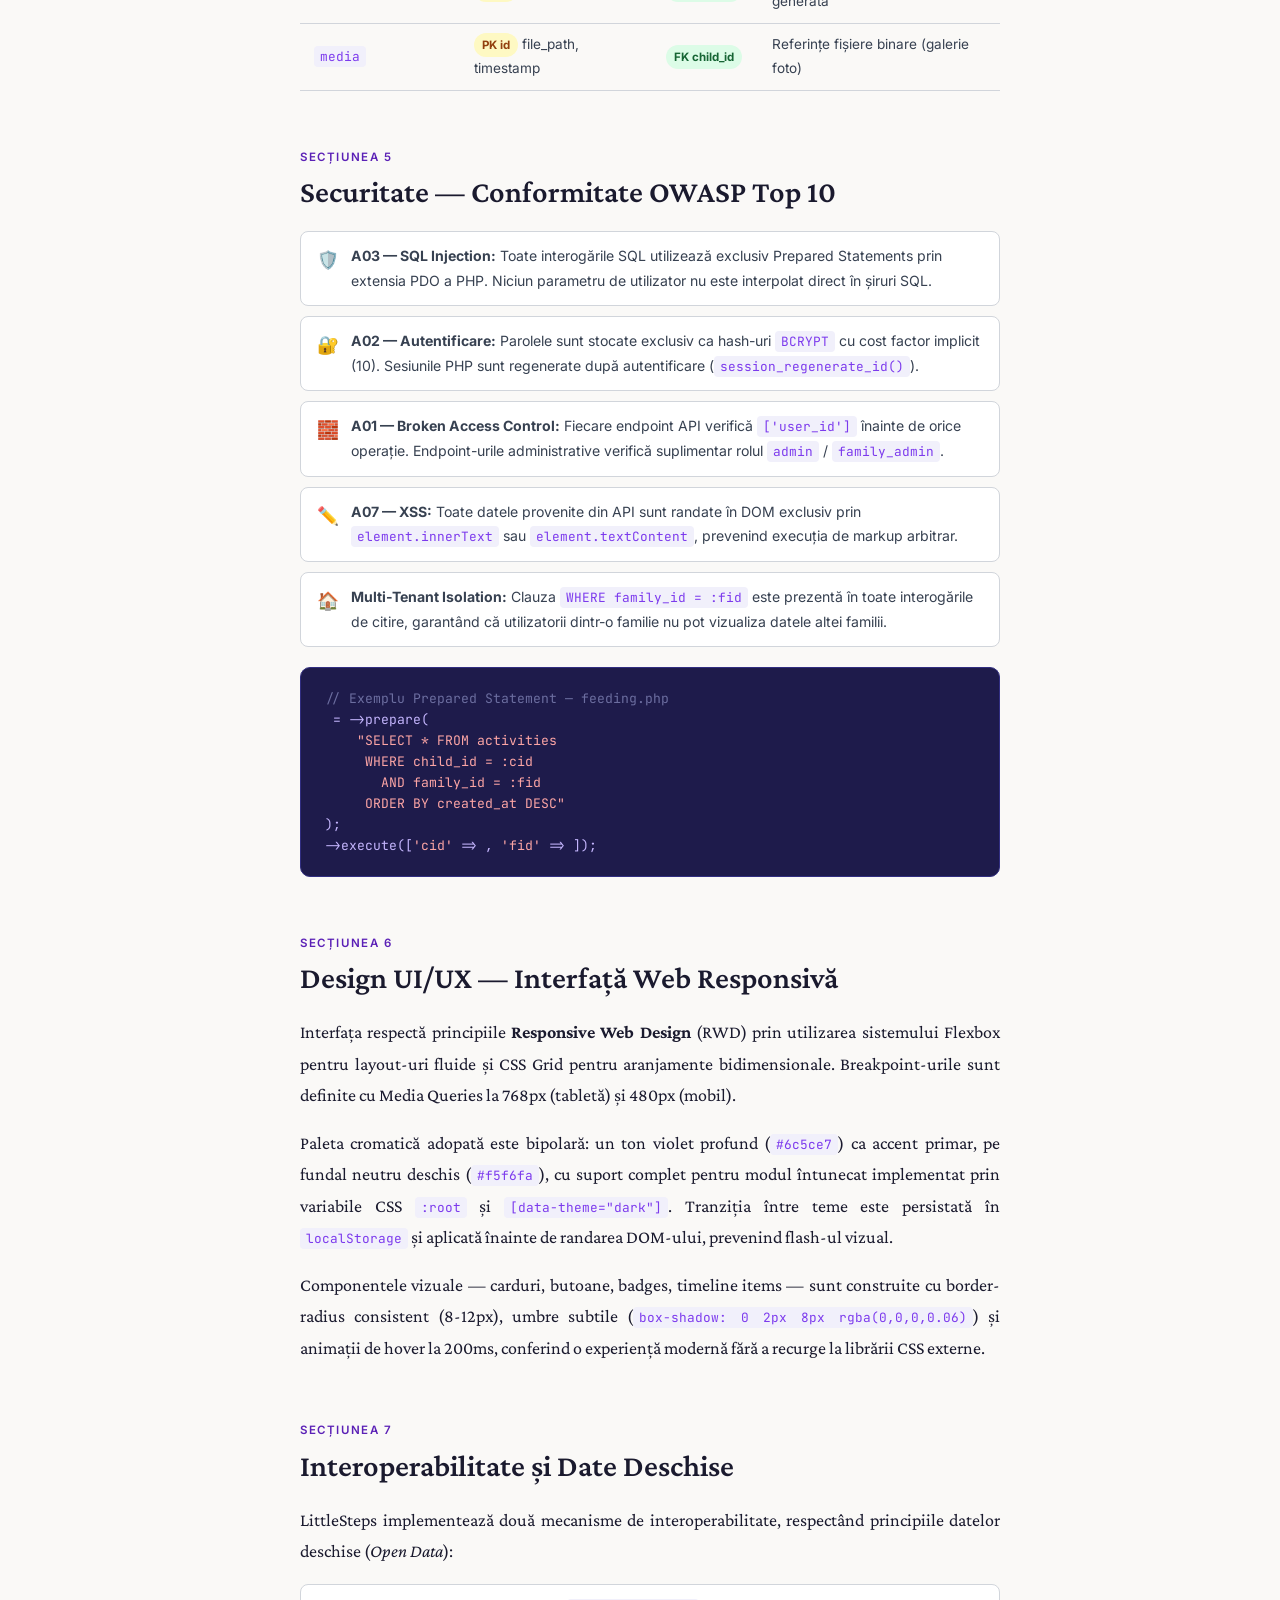
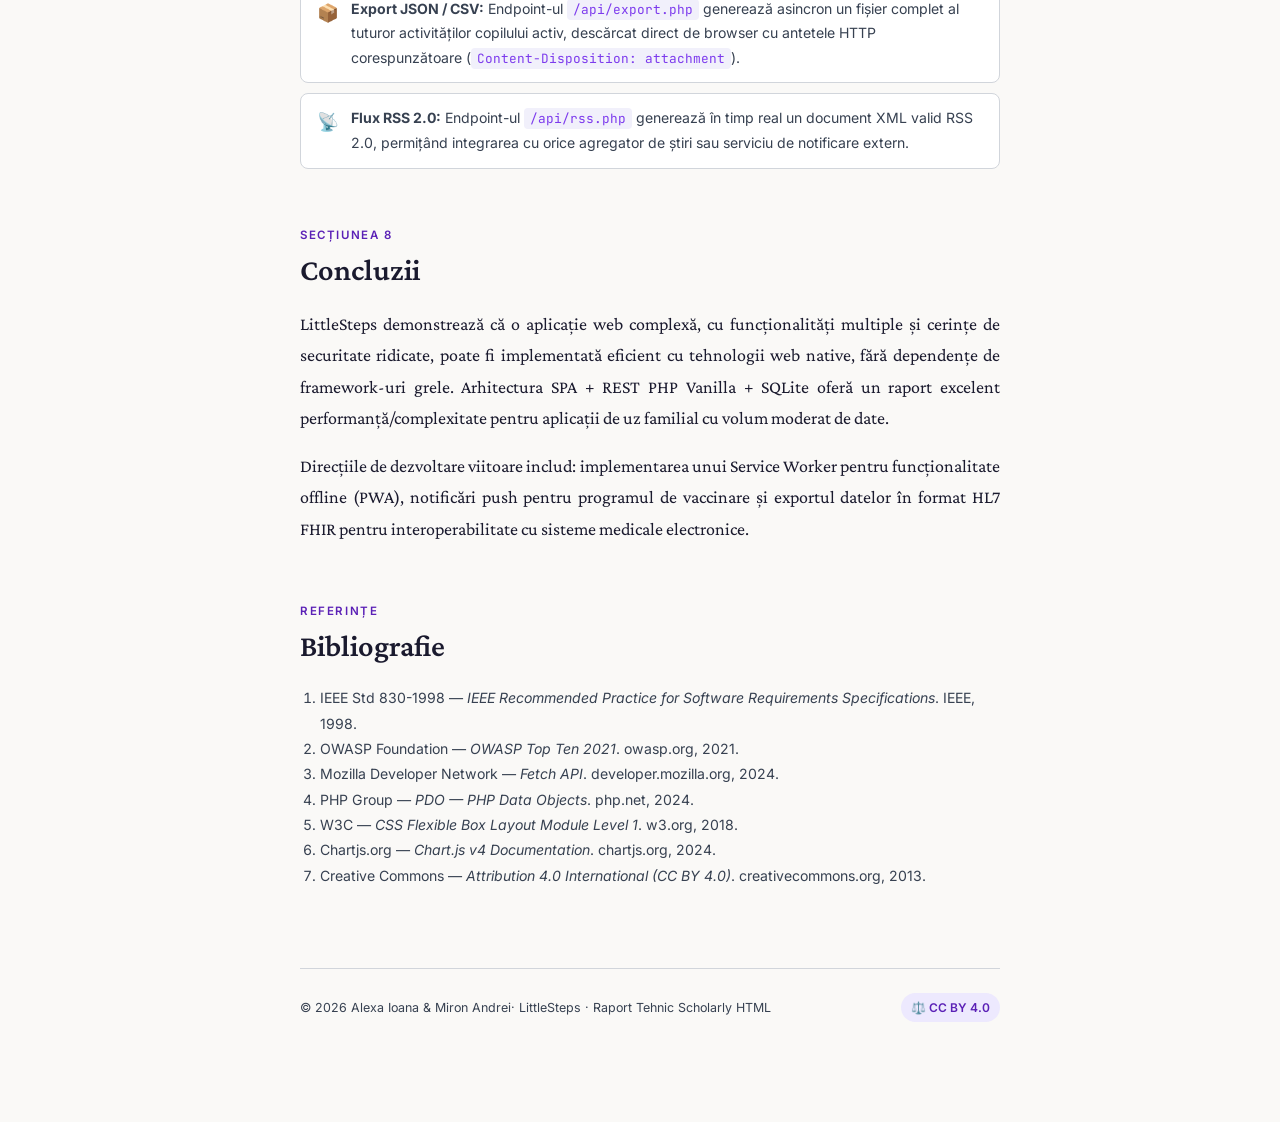
<file: public/scholarly.html>
<!DOCTYPE html>
<html lang="ro" prefix="schema: http://schema.org/ dc: http://purl.org/dc/terms/">
<head>
  <meta charset="UTF-8"/>
  <meta name="viewport" content="width=device-width, initial-scale=1.0"/>
  <meta name="description" content="Raport Academic Tehnic - LittleSteps: aplicație web de gestiune pediatrică asincronă"/>
  <title>LittleSteps — Raport Tehnic Scholarly HTML</title>
  <link rel="preconnect" href="https://fonts.googleapis.com"/>
  <link href="https://fonts.googleapis.com/css2?family=Crimson+Pro:ital,wght@0,300;0,400;0,600;1,400&family=JetBrains+Mono:wght@400;600&family=Inter:wght@400;500;600&display=swap" rel="stylesheet"/>
  <style>
    :root {
      --ink: #1a1a2e;
      --ink-light: #374151;
      --accent: #5b21b6;
      --accent-soft: #7c3aed;
      --accent-pale: #ede9fe;
      --rule: #d1d5db;
      --bg: #faf9f7;
      --card: #ffffff;
      --mono: 'JetBrains Mono', monospace;
      --serif: 'Crimson Pro', Georgia, serif;
      --sans: 'Inter', sans-serif;
    }
    *, *::before, *::after { box-sizing: border-box; margin: 0; padding: 0; }
    html { scroll-behavior: smooth; }
    body {
      background: var(--bg);
      color: var(--ink);
      font-family: var(--serif);
      font-size: 18px;
      line-height: 1.75;
    }

    /* ── PROGRESS BAR ── */
    #progress { position: fixed; top: 0; left: 0; height: 3px; background: var(--accent); width: 0%; z-index: 999; transition: width .1s; }

    /* ── SIDEBAR TOC ── */
    .toc-sidebar {
      position: fixed; left: 0; top: 0; bottom: 0; width: 240px;
      background: var(--card); border-right: 1px solid var(--rule);
      padding: 40px 20px; overflow-y: auto; z-index: 10;
      display: flex; flex-direction: column; gap: 6px;
    }
    .toc-sidebar .toc-brand {
      font-family: var(--sans); font-weight: 600; font-size: .75rem;
      text-transform: uppercase; letter-spacing: .12em; color: var(--accent);
      margin-bottom: 16px; padding-bottom: 12px; border-bottom: 1px solid var(--rule);
    }
    .toc-sidebar a {
      font-family: var(--sans); font-size: .8rem; color: var(--ink-light);
      text-decoration: none; padding: 5px 8px; border-radius: 5px;
      transition: all .18s; border-left: 2px solid transparent;
    }
    .toc-sidebar a:hover, .toc-sidebar a.active {
      color: var(--accent); background: var(--accent-pale);
      border-left-color: var(--accent);
    }
    .toc-sidebar .toc-sub { padding-left: 18px; font-size: .75rem; }

    /* ── MAIN CONTENT ── */
    .page-wrap {
      margin-left: 240px;
      max-width: 820px;
      padding: 60px 60px 100px;
    }

    /* ── COVER ── */
    .cover {
      border-bottom: 1px solid var(--rule);
      padding-bottom: 48px;
      margin-bottom: 56px;
      position: relative;
    }
    .cover::before {
      content: '';
      position: absolute; top: -20px; right: -20px;
      width: 200px; height: 200px;
      background: radial-gradient(circle, var(--accent-pale) 0%, transparent 70%);
      border-radius: 50%; z-index: -1;
    }
    .cover-tag {
      font-family: var(--sans); font-size: .72rem; font-weight: 600;
      text-transform: uppercase; letter-spacing: .14em; color: var(--accent);
      margin-bottom: 16px;
    }
    .cover h1 {
      font-family: var(--serif); font-size: 3rem; font-weight: 600;
      line-height: 1.2; color: var(--ink); margin-bottom: 10px;
    }
    .cover h1 span { color: var(--accent); }
    .cover .subtitle {
      font-family: var(--sans); font-size: .95rem; color: var(--ink-light);
      margin-bottom: 32px;
    }
    .meta-grid {
      display: grid; grid-template-columns: repeat(3, 1fr);
      gap: 20px; margin-top: 32px;
    }
    .meta-item { border-top: 2px solid var(--accent); padding-top: 10px; }
    .meta-item .label { font-family: var(--sans); font-size: .7rem; text-transform: uppercase; letter-spacing: .1em; color: var(--ink-light); }
    .meta-item .value { font-family: var(--sans); font-size: .9rem; font-weight: 600; color: var(--ink); margin-top: 2px; }

    /* ── ABSTRACT ── */
    .abstract-box {
      background: var(--accent-pale); border-left: 4px solid var(--accent);
      padding: 24px 28px; border-radius: 0 8px 8px 0; margin-bottom: 56px;
    }
    .abstract-box h3 { font-family: var(--sans); font-size: .75rem; text-transform: uppercase; letter-spacing: .12em; color: var(--accent); margin-bottom: 10px; }
    .abstract-box p { font-size: 1rem; color: var(--ink-light); line-height: 1.7; }

    /* ── SECTIONS ── */
    .doc-section { margin-bottom: 56px; scroll-margin-top: 30px; }
    .section-number {
      font-family: var(--sans); font-size: .72rem; font-weight: 600;
      text-transform: uppercase; letter-spacing: .14em; color: var(--accent);
      margin-bottom: 6px;
    }
    h2.section-title {
      font-family: var(--serif); font-size: 1.9rem; font-weight: 600;
      color: var(--ink); margin-bottom: 20px; line-height: 1.25;
    }
    h3.subsection-title {
      font-family: var(--sans); font-size: 1rem; font-weight: 600;
      color: var(--ink); margin-top: 28px; margin-bottom: 10px;
    }
    p { margin-bottom: 16px; text-align: justify; hyphens: auto; }

    /* ── CODE ── */
    code {
      font-family: var(--mono); font-size: .8rem;
      background: #f1f0fb; color: var(--accent-soft);
      padding: 2px 6px; border-radius: 4px;
    }
    pre {
      font-family: var(--mono); font-size: .82rem;
      background: #1e1b4b; color: #c4b5fd;
      padding: 20px 24px; border-radius: 10px;
      overflow-x: auto; margin: 20px 0; line-height: 1.6;
      border: 1px solid #312e81;
    }
    pre .comment { color: #6c6ea0; }
    pre .key { color: #a5b4fc; }
    pre .val { color: #86efac; }
    pre .str { color: #fca5a5; }

    /* ── FIGURE ── */
    .figure-wrap {
      margin: 32px 0; border: 1px solid var(--rule);
      border-radius: 10px; overflow: hidden; background: var(--card);
    }
    .figure-wrap img { width: 100%; height: auto; display: block; }
    .figure-caption {
      padding: 12px 20px; background: #f9f9f9; border-top: 1px solid var(--rule);
      font-family: var(--sans); font-size: .8rem; color: var(--ink-light);
      display: flex; align-items: flex-start; gap: 8px;
    }
    .figure-caption strong { color: var(--ink); white-space: nowrap; }

    /* ── TABLE ── */
    .data-table { width: 100%; border-collapse: collapse; margin: 20px 0; font-family: var(--sans); font-size: .85rem; }
    .data-table th { background: var(--ink); color: #fff; padding: 10px 14px; text-align: left; font-weight: 600; letter-spacing: .04em; }
    .data-table td { padding: 9px 14px; border-bottom: 1px solid var(--rule); color: var(--ink-light); }
    .data-table tr:hover td { background: var(--accent-pale); }
    .badge { display: inline-block; padding: 2px 8px; border-radius: 999px; font-size: .72rem; font-weight: 700; }
    .badge-pk { background: #fef9c3; color: #92400e; }
    .badge-fk { background: #dcfce7; color: #166534; }
    .badge-idx { background: #dbeafe; color: #1e40af; }

    /* ── REQUIREMENT CARDS ── */
    .req-grid { display: grid; grid-template-columns: 1fr 1fr; gap: 16px; margin: 20px 0; }
    .req-card {
      border: 1px solid var(--rule); border-radius: 8px; padding: 16px 18px;
      border-top: 3px solid var(--accent);
    }
    .req-id { font-family: var(--mono); font-size: .72rem; color: var(--accent); font-weight: 600; margin-bottom: 4px; }
    .req-title { font-family: var(--sans); font-size: .9rem; font-weight: 600; color: var(--ink); margin-bottom: 6px; }
    .req-desc { font-family: var(--sans); font-size: .8rem; color: var(--ink-light); line-height: 1.5; }

    /* ── SECURITY LIST ── */
    .security-list { list-style: none; margin: 16px 0; }
    .security-list li {
      padding: 12px 16px; margin-bottom: 10px;
      background: var(--card); border-radius: 8px; border: 1px solid var(--rule);
      font-family: var(--sans); font-size: .88rem; color: var(--ink-light);
      display: flex; align-items: flex-start; gap: 12px;
    }
    .security-list li .icon { font-size: 1.1rem; flex-shrink: 0; margin-top: 1px; }

    /* ── FOOTER ── */
    .doc-footer {
      margin-top: 80px; padding-top: 24px;
      border-top: 1px solid var(--rule);
      font-family: var(--sans); font-size: .78rem;
      color: var(--ink-light); display: flex; justify-content: space-between; align-items: center;
    }
    .cc-badge { display: inline-flex; align-items: center; gap: 6px; background: var(--accent-pale); color: var(--accent); padding: 4px 10px; border-radius: 99px; font-weight: 600; font-size: .75rem; }

    /* ── RESPONSIVE ── */
    @media (max-width: 900px) {
      .toc-sidebar { display: none; }
      .page-wrap { margin-left: 0; padding: 30px 20px 60px; }
      .cover h1 { font-size: 2.2rem; }
      .meta-grid { grid-template-columns: 1fr 1fr; }
      .req-grid { grid-template-columns: 1fr; }
    }
    @media print {
      .toc-sidebar, #progress { display: none; }
      .page-wrap { margin: 0; padding: 20px; max-width: 100%; }
      a { color: inherit; }
    }
  </style>
</head>
<body vocab="http://schema.org/" typeof="ScholarlyArticle">

<div id="progress"></div>

<!-- ── SIDEBAR TOC ── -->
<nav class="toc-sidebar" aria-label="Table of contents">
  <div class="toc-brand">LittleSteps · 2026</div>
  <a href="#abstract">Abstract</a>
  <a href="#s1">1. Introducere</a>
  <a href="#s2">2. Cerințe Sistem</a>
  <a href="#s2-1" class="toc-sub">2.1 Funcționale</a>
  <a href="#s2-2" class="toc-sub">2.2 Non-Funcționale</a>
  <a href="#s3">3. Arhitectura SPA</a>
  <a href="#s3-1" class="toc-sub">3.1 Strat Client</a>
  <a href="#s3-2" class="toc-sub">3.2 Strat Server</a>
  <a href="#s3-3" class="toc-sub">3.3 Diagrama C4</a>
  <a href="#s4">4. Modelul Relațional</a>
  <a href="#s5">5. Securitate OWASP</a>
  <a href="#s6">6. Design UI/UX</a>
  <a href="#s7">7. Interoperabilitate</a>
  <a href="#s8">8. Concluzii</a>
  <a href="#refs">Referințe</a>
</nav>

<!-- ── MAIN ── -->
<main class="page-wrap">

  <!-- COVER -->
  <header class="cover" property="headline">
    <p class="cover-tag">Scholarly HTML · IEEE SRS Format · 2026</p>
    <h1><span>LittleSteps</span> — Raport Tehnic</h1>
    <p class="subtitle">Gestiune Asincronă Pediatrică · Aplicație Web Single Page · PHP REST + SQLite</p>
    <div class="meta-grid">
      <div class="meta-item">
        <div class="label">Autor</div>
        <div class="value" property="author">Alexa Ioana & Miron Andrei</div>
      </div>
      <div class="meta-item">
        <div class="label">An Academic</div>
        <div class="value"><time property="datePublished" datetime="2026">2026</time></div>
      </div>
      <div class="meta-item">
        <div class="label">Licență</div>
        <div class="value">CC BY 4.0</div>
      </div>
      <div class="meta-item">
        <div class="label">Limbaj Backend</div>
        <div class="value">Vanilla PHP 8+</div>
      </div>
      <div class="meta-item">
        <div class="label">Bază de Date</div>
        <div class="value">SQLite 3 (PDO)</div>
      </div>
      <div class="meta-item">
        <div class="label">Arhitectură</div>
        <div class="value">SPA + REST API</div>
      </div>
    </div>
  </header>

  <!-- ABSTRACT -->
  <section class="abstract-box" id="abstract" role="note">
    <h3>Abstract</h3>
    <p property="abstract">LittleSteps este o aplicație web de tip Single Page Application (SPA) destinată gestionării activităților pediatrice zilnice — alimentație, somn, schimburi de scutece, istoricul medical, vaccinuri și evoluție ponderală. Sistemul adoptă o arhitectură decuplată: un front-end HTML5/CSS3/JavaScript pur comunică asincron cu un strat de servicii RESTful implementat în PHP Vanilla, persistând datele într-un motor SQLite izolat prin strategia Multi-Tenant bazată pe <code>family_id</code>. Raportul de față descrie cerințele sistemului, arhitectura componentelor, modelul relațional al datelor și măsurile de securitate implementate conform ghidurilor OWASP.</p>
  </section>

  <!-- SECTION 1 -->
  <section class="doc-section" id="s1">
    <p class="section-number">Secțiunea 1</p>
    <h2 class="section-title">Introducere și Motivație</h2>
    <p>Urmărirea activităților unui nou-născut constituie o provocare cognitivă semnificativă pentru părinți, în special în primele luni de viață, când frecvența și regularitatea alăptărilor, somnului și schimburilor de scutece sunt indicatori medicali esențiali. Soluțiile existente pe piață — aplicații mobile native — impun bariere tehnologice și de cost care le limitează accesibilitatea.</p>
    <p>LittleSteps adresează această problemă printr-o soluție web progresivă, accesibilă pe orice dispozitiv cu browser modern, fără instalare, cu suport pentru mai mulți membri ai familiei și cu posibilitatea exportului datelor în formate deschise (JSON, CSV) și a abonamentului la un flux RSS în timp real.</p>
    <p>Din perspectivă tehnică, proiectul demonstrează că o arhitectură SPA robustă poate fi implementată exclusiv cu tehnologii web native — fără framework-uri JavaScript de tip React sau Vue — menținând totodată standarde ridicate de securitate, performanță și experiență utilizator.</p>
  </section>

  <!-- SECTION 2 -->
  <section class="doc-section" id="s2">
    <p class="section-number">Secțiunea 2</p>
    <h2 class="section-title">Specificarea Cerințelor Sistem</h2>
    <p>Conform machetei <em>IEEE 830 System Requirements Specification</em>, cerințele sunt clasificate în cerințe funcționale (FR) și non-funcționale (NFR).</p>

    <h3 class="subsection-title" id="s2-1">2.1 Cerințe Funcționale</h3>
    <div class="req-grid">
      <div class="req-card"><div class="req-id">FR-01</div><div class="req-title">Autentificare Multi-Rol</div><div class="req-desc">Sistemul va suporta trei roluri: <code>admin</code>, <code>family_admin</code> și <code>member</code>, cu privilegii distincte per rol.</div></div>
      <div class="req-card"><div class="req-id">FR-02</div><div class="req-title">Jurnal Timeline</div><div class="req-desc">Utilizatorul va putea înregistra și vizualiza în ordine cronologică activitățile copilului activ selectat.</div></div>
      <div class="req-card"><div class="req-id">FR-03</div><div class="req-title">Tracker Alimentație</div><div class="req-desc">Aplicația va înregistra mesele cu detalii despre tip (sân, formulă, solid) și cantitate.</div></div>
      <div class="req-card"><div class="req-id">FR-04</div><div class="req-title">Tracker Somn</div><div class="req-desc">Cronometrul de somn va persista starea în <code>localStorage</code> pentru rezistență la reîncărcarea paginii.</div></div>
      <div class="req-card"><div class="req-id">FR-05</div><div class="req-title">Istoric Medical</div><div class="req-desc">Modulul va permite stocarea consultațiilor, medicamentelor și observațiilor medicale cu marcaj temporal.</div></div>
      <div class="req-card"><div class="req-id">FR-06</div><div class="req-title">Galerie Media</div><div class="req-desc">Sistemul va accepta upload multipart de imagini, stocate fizic în <code>public/assets/uploads/</code>.</div></div>
      <div class="req-card"><div class="req-id">FR-07</div><div class="req-title">Export Date</div><div class="req-desc">Utilizatorul va putea descărca toate activitățile în format JSON sau CSV, respectiv se va putea abona la un flux RSS/XML valid.</div></div>
      <div class="req-card"><div class="req-id">FR-08</div><div class="req-title">Administrare Familie</div><div class="req-desc">Adminul va gestiona membrii familiei: adăugare, modificare rol și ștergere permanentă din sistem.</div></div>
    </div>

    <h3 class="subsection-title" id="s2-2">2.2 Cerințe Non-Funcționale</h3>
    <ul class="security-list">
      <li><span class="icon">⚡</span><div><strong>NFR-01 Performanță:</strong> Timpul de răspuns al API-ului pentru operații CRUD simple nu va depăși 200ms pe conexiuni medii (5 Mbps).</div></li>
      <li><span class="icon">📱</span><div><strong>NFR-02 Responsivitate:</strong> Interfața va fi utilizabilă pe ecrane de minim 320px lățime, respectând specificațiile CSS Media Queries Level 4.</div></li>
      <li><span class="icon">🔒</span><div><strong>NFR-03 Securitate:</strong> Toate interogările SQL vor utiliza Prepared Statements (PDO). Nu vor exista endpoint-uri accesibile fără validarea sesiunii.</div></li>
      <li><span class="icon">🌐</span><div><strong>NFR-04 Portabilitate:</strong> Aplicația va funcționa în orice browser modern (Chrome 100+, Firefox 100+, Safari 15+) fără dependențe externe CDN.</div></li>
      <li><span class="icon">♿</span><div><strong>NFR-05 Accesibilitate:</strong> Elementele interactive vor respecta atributele ARIA, iar contrastul textului va respecta standardele WCAG 2.1 AA.</div></li>
    </ul>
  </section>

  <!-- SECTION 3 -->
  <section class="doc-section" id="s3">
    <p class="section-number">Secțiunea 3</p>
    <h2 class="section-title">Arhitectura Sistemului</h2>
    <p>LittleSteps adoptă un model arhitectural în două straturi principale, separate prin interfața HTTP/JSON: stratul client (SPA) și stratul server (RESTful Services).</p>

    <h3 class="subsection-title" id="s3-1">3.1 Stratul Client — Single Page Application</h3>
    <p>Fișierul <code>index.html</code> constituie punctul unic de intrare al aplicației. Navigarea între module (Timeline, Medical, Dentiție, Evoluție, Vaccinuri, Galerie, Familie, Export, Admin) este gestionată exclusiv prin funcția JavaScript <code>showSection()</code>, care manipulează proprietatea CSS <code>display</code> a secțiunilor relevante fără a produce nicio reîncărcare a paginii.</p>
    <p>Motorul de procesare <code>app.js</code> implementează gestiunea asincronismului dual prin <code>Promise.all()</code>, permițând apeluri paralele la multiple endpoint-uri API. Graficele interactive de evoluție ponderală sunt realizate cu biblioteca <strong>Chart.js</strong> (inclusă local), iar tema vizuală Dark/Light este persistată în <code>localStorage</code> prin variabile CSS rădăcină.</p>

    <h3 class="subsection-title" id="s3-2">3.2 Stratul Server — RESTful PHP Vanilla</h3>
    <p>Fiecare resursă a sistemului este expusă printr-un fișier PHP dedicat din directorul <code>/api/</code>. Funcția centralizată <code>sendResponse()</code> din <code>api_helper.php</code> garantează că toate răspunsurile au antetul <code>Content-Type: application/json; charset=UTF-8</code>, prevenind inconsistențele de codificare. Datele din corpul cererilor POST sunt decodate cu <code>getJsonInput()</code>, care citește direct <code>php://input</code> — compatibil cu orice client REST.</p>

    <h3 class="subsection-title" id="s3-3">3.3 Diagrama de Arhitectură (Modelul C4 — Nivel Componente)</h3>
    <p>Figura 3.1 prezintă diagrama detaliată a componentelor sistemului, ilustrând fluxurile de date dintre interfața utilizator, nucleul de procesare JavaScript, serviciile REST PHP și motorul de stocare SQLite.</p>

    <div class="figure-wrap">
      <img src="[data-uri]" alt="Diagrama de Arhitectură LittleSteps — Componente Client și Server"/>
      <div class="figure-caption"><strong>Fig. 3.1</strong> Diagrama Detaliată a Componentelor Sistemului LittleSteps. Stânga: stratul client SPA (HTML/JS/CSS + Web Storage). Dreapta: servicii RESTful PHP Vanilla + motor SQLite cu stocare fizică pe disc.</div>
    </div>
  </section>

  <!-- SECTION 4 -->
  <section class="doc-section" id="s4">
    <p class="section-number">Secțiunea 4</p>
    <h2 class="section-title">Modelul Relațional al Datelor</h2>
    <p>Baza de date <code>database.sqlite</code> conține șapte tabele normalizate (3NF). Izolarea Multi-Tenant este implementată prin coloana <code>family_id</code>, prezentă în toate tabelele de date, garantând că niciun utilizator nu poate accesa datele altei familii.</p>

    <table class="data-table">
      <thead><tr><th>Tabel</th><th>Coloane Cheie</th><th>Relație</th><th>Rol</th></tr></thead>
      <tbody>
        <tr><td><code>families</code></td><td><span class="badge badge-pk">PK id</span> family_name</td><td>—</td><td>Entitate rădăcină Multi-Tenant</td></tr>
        <tr><td><code>users</code></td><td><span class="badge badge-pk">PK id</span> email, pwd_hash, role</td><td><span class="badge badge-fk">FK family_id</span></td><td>Autentificare BCRYPT + roluri</td></tr>
        <tr><td><code>children</code></td><td><span class="badge badge-pk">PK id</span> name, gender, dob</td><td><span class="badge badge-fk">FK family_id</span></td><td>Entitate copil — pivot central</td></tr>
        <tr><td><code>activities</code></td><td><span class="badge badge-pk">PK id</span> category, type, details</td><td><span class="badge badge-fk">FK child_id</span></td><td>Timeline unificat (alimentație, somn, scutec)</td></tr>
        <tr><td><code>medical_history</code></td><td><span class="badge badge-pk">PK id</span> date, description</td><td><span class="badge badge-fk">FK child_id</span></td><td>Consultații și observații medicale</td></tr>
        <tr><td><code>growth</code></td><td><span class="badge badge-pk">PK id</span> weight, height, head_circ</td><td><span class="badge badge-fk">FK child_id</span></td><td>Măsurători ponderale — grafic Chart.js</td></tr>
        <tr><td><code>vaccines</code></td><td><span class="badge badge-pk">PK id</span> name, date_given</td><td><span class="badge badge-fk">FK child_id</span></td><td>Schemă vaccinare auto-generată</td></tr>
        <tr><td><code>media</code></td><td><span class="badge badge-pk">PK id</span> file_path, timestamp</td><td><span class="badge badge-fk">FK child_id</span></td><td>Referințe fișiere binare (galerie foto)</td></tr>
      </tbody>
    </table>
  </section>

  <!-- SECTION 5 -->
  <section class="doc-section" id="s5">
    <p class="section-number">Secțiunea 5</p>
    <h2 class="section-title">Securitate — Conformitate OWASP Top 10</h2>
    <ul class="security-list">
      <li><span class="icon">🛡️</span><div><strong>A03 — SQL Injection:</strong> Toate interogările SQL utilizează exclusiv Prepared Statements prin extensia PDO a PHP. Niciun parametru de utilizator nu este interpolat direct în șiruri SQL.</div></li>
      <li><span class="icon">🔐</span><div><strong>A02 — Autentificare:</strong> Parolele sunt stocate exclusiv ca hash-uri <code>BCRYPT</code> cu cost factor implicit (10). Sesiunile PHP sunt regenerate după autentificare (<code>session_regenerate_id()</code>).</div></li>
      <li><span class="icon">🧱</span><div><strong>A01 — Broken Access Control:</strong> Fiecare endpoint API verifică <code>['user_id']</code> înainte de orice operație. Endpoint-urile administrative verifică suplimentar rolul <code>admin</code> / <code>family_admin</code>.</div></li>
      <li><span class="icon">✏️</span><div><strong>A07 — XSS:</strong> Toate datele provenite din API sunt randate în DOM exclusiv prin <code>element.innerText</code> sau <code>element.textContent</code>, prevenind execuția de markup arbitrar.</div></li>
      <li><span class="icon">🏠</span><div><strong>Multi-Tenant Isolation:</strong> Clauza <code>WHERE family_id = :fid</code> este prezentă în toate interogările de citire, garantând că utilizatorii dintr-o familie nu pot vizualiza datele altei familii.</div></li>
    </ul>

    <pre><span class="comment">// Exemplu Prepared Statement — feeding.php</span>
<span class="key"></span> = <span class="key"></span>->prepare(
    <span class="str">"SELECT * FROM activities
     WHERE child_id = :cid
       AND family_id = :fid
     ORDER BY created_at DESC"</span>
);
<span class="key"></span>->execute([<span class="str">'cid'</span> => <span class="key"></span>, <span class="str">'fid'</span> => <span class="key"></span>]);</pre>
  </section>

  <!-- SECTION 6 -->
  <section class="doc-section" id="s6">
    <p class="section-number">Secțiunea 6</p>
    <h2 class="section-title">Design UI/UX — Interfață Web Responsivă</h2>
    <p>Interfața respectă principiile <strong>Responsive Web Design</strong> (RWD) prin utilizarea sistemului Flexbox pentru layout-uri fluide și CSS Grid pentru aranjamente bidimensionale. Breakpoint-urile sunt definite cu Media Queries la 768px (tabletă) și 480px (mobil).</p>
    <p>Paleta cromatică adopată este bipolară: un ton violet profund (<code>#6c5ce7</code>) ca accent primar, pe fundal neutru deschis (<code>#f5f6fa</code>), cu suport complet pentru modul întunecat implementat prin variabile CSS <code>:root</code> și <code>[data-theme="dark"]</code>. Tranziția între teme este persistată în <code>localStorage</code> și aplicată înainte de randarea DOM-ului, prevenind flash-ul vizual.</p>
    <p>Componentele vizuale — carduri, butoane, badges, timeline items — sunt construite cu border-radius consistent (8-12px), umbre subtile (<code>box-shadow: 0 2px 8px rgba(0,0,0,0.06)</code>) și animații de hover la 200ms, conferind o experiență modernă fără a recurge la librării CSS externe.</p>
  </section>

  <!-- SECTION 7 -->
  <section class="doc-section" id="s7">
    <p class="section-number">Secțiunea 7</p>
    <h2 class="section-title">Interoperabilitate și Date Deschise</h2>
    <p>LittleSteps implementează două mecanisme de interoperabilitate, respectând principiile datelor deschise (<em>Open Data</em>):</p>
    <ul class="security-list">
      <li><span class="icon">📦</span><div><strong>Export JSON / CSV:</strong> Endpoint-ul <code>/api/export.php</code> generează asincron un fișier complet al tuturor activităților copilului activ, descărcat direct de browser cu antetele HTTP corespunzătoare (<code>Content-Disposition: attachment</code>).</div></li>
      <li><span class="icon">📡</span><div><strong>Flux RSS 2.0:</strong> Endpoint-ul <code>/api/rss.php</code> generează în timp real un document XML valid RSS 2.0, permițând integrarea cu orice agregator de știri sau serviciu de notificare extern.</div></li>
    </ul>
  </section>

  <!-- SECTION 8 -->
  <section class="doc-section" id="s8">
    <p class="section-number">Secțiunea 8</p>
    <h2 class="section-title">Concluzii</h2>
    <p>LittleSteps demonstrează că o aplicație web complexă, cu funcționalități multiple și cerințe de securitate ridicate, poate fi implementată eficient cu tehnologii web native, fără dependențe de framework-uri grele. Arhitectura SPA + REST PHP Vanilla + SQLite oferă un raport excelent performanță/complexitate pentru aplicații de uz familial cu volum moderat de date.</p>
    <p>Direcțiile de dezvoltare viitoare includ: implementarea unui Service Worker pentru funcționalitate offline (PWA), notificări push pentru programul de vaccinare și exportul datelor în format HL7 FHIR pentru interoperabilitate cu sisteme medicale electronice.</p>
  </section>

  <!-- REFERENCES -->
  <section class="doc-section" id="refs">
    <p class="section-number">Referințe</p>
    <h2 class="section-title">Bibliografie</h2>
    <ol style="font-family: var(--sans); font-size: .88rem; color: var(--ink-light); line-height: 1.8; padding-left: 20px;">
      <li>IEEE Std 830-1998 — <em>IEEE Recommended Practice for Software Requirements Specifications</em>. IEEE, 1998.</li>
      <li>OWASP Foundation — <em>OWASP Top Ten 2021</em>. owasp.org, 2021.</li>
      <li>Mozilla Developer Network — <em>Fetch API</em>. developer.mozilla.org, 2024.</li>
      <li>PHP Group — <em>PDO — PHP Data Objects</em>. php.net, 2024.</li>
      <li>W3C — <em>CSS Flexible Box Layout Module Level 1</em>. w3.org, 2018.</li>
      <li>Chartjs.org — <em>Chart.js v4 Documentation</em>. chartjs.org, 2024.</li>
      <li>Creative Commons — <em>Attribution 4.0 International (CC BY 4.0)</em>. creativecommons.org, 2013.</li>
    </ol>
  </section>

  <!-- FOOTER -->
  <footer class="doc-footer">
    <span>© 2026 Alexa Ioana & Miron Andrei· LittleSteps · Raport Tehnic Scholarly HTML</span>
    <span class="cc-badge">⚖️ CC BY 4.0</span>
  </footer>

</main>

<script>
  // Progress bar
  window.addEventListener('scroll', () => {
    const h = document.documentElement;
    const pct = (h.scrollTop / (h.scrollHeight - h.clientHeight)) * 100;
    document.getElementById('progress').style.width = pct + '%';
  });

  // Active TOC highlight
  const sections = document.querySelectorAll('[id]');
  const links = document.querySelectorAll('.toc-sidebar a');
  const observer = new IntersectionObserver(entries => {
    entries.forEach(e => {
      if (e.isIntersecting) {
        links.forEach(l => l.classList.remove('active'));
        const a = document.querySelector('.toc-sidebar a[href="#' + e.target.id + '"]');
        if (a) a.classList.add('active');
      }
    });
  }, { threshold: 0.3 });
  sections.forEach(s => observer.observe(s));
</script>
</body>
</html>
</file>
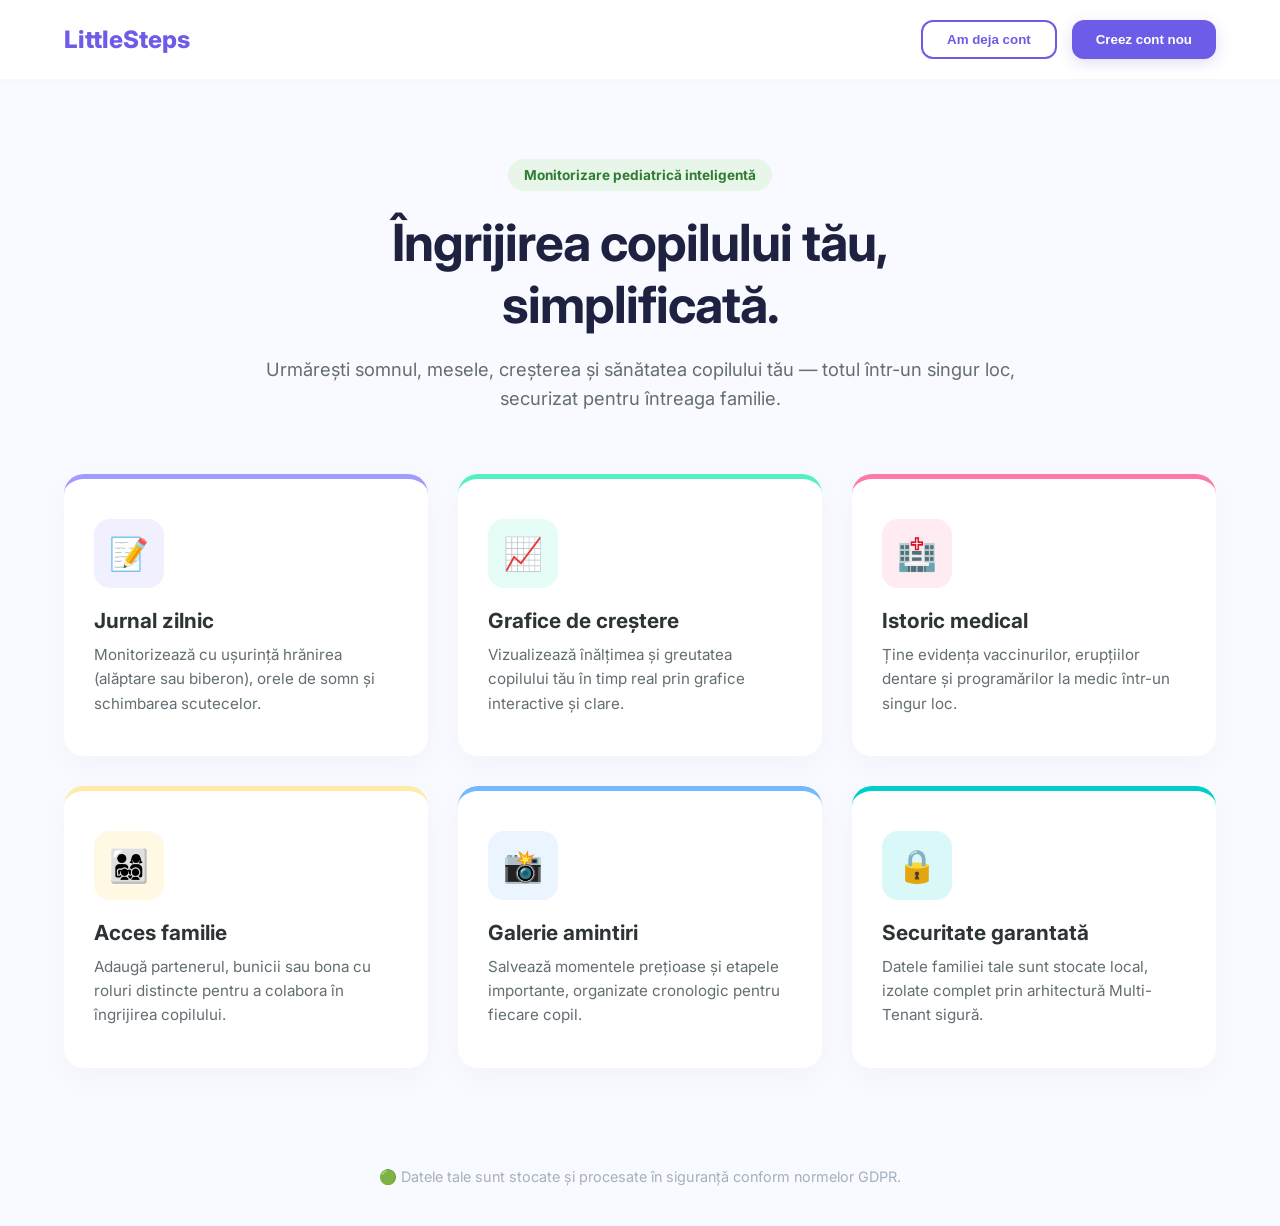
<file: public/welcome.html>
<!DOCTYPE html>
<html lang="ro">
<head>
    <meta charset="UTF-8">
    <meta name="viewport" content="width=device-width, initial-scale=1.0">
    <title>Bun venit - LittleSteps</title>
    <link href="https://fonts.googleapis.com/css2?family=Inter:wght@400;600;700;800&display=swap" rel="stylesheet">
    <style>
        /* --- STILURI GENERALE --- */
        body, html {
            margin: 0;
            padding: 0;
            font-family: 'Inter', sans-serif;
            background: #f8faff;
            color: #2d3436;
            box-sizing: border-box;
            overflow-x: hidden;
        }

        /* --- BARA DE NAVIGARE (SUS) --- */
        .navbar {
            display: flex;
            justify-content: space-between;
            align-items: center;
            padding: 20px 5%;
            background: rgba(255, 255, 255, 0.9);
            backdrop-filter: blur(10px);
            position: sticky;
            top: 0;
            z-index: 100;
            box-shadow: 0 2px 10px rgba(0,0,0,0.02);
        }

        .logo {
            font-size: 1.5rem;
            font-weight: 800;
            color: #6c5ce7;
            display: flex;
            align-items: center;
            gap: 10px;
            text-decoration: none;
        }

        .auth-buttons {
            display: flex;
            gap: 15px;
        }

        .btn-login {
            padding: 10px 24px;
            border: 2px solid #6c5ce7;
            background: transparent;
            color: #6c5ce7;
            border-radius: 12px;
            font-weight: 700;
            cursor: pointer;
            transition: all 0.2s;
        }

        .btn-login:hover {
            background: rgba(108, 92, 231, 0.05);
        }

        .btn-register {
            padding: 10px 24px;
            border: none;
            background: #6c5ce7;
            color: white;
            border-radius: 12px;
            font-weight: 700;
            cursor: pointer;
            transition: all 0.2s;
            box-shadow: 0 4px 15px rgba(108, 92, 231, 0.2);
        }

        .btn-register:hover {
            background: #5a4bcf;
            transform: translateY(-2px);
        }

        /* --- ZONA EROU (CENTRU SUS) --- */
        .hero {
            text-align: center;
            padding: 80px 20px 60px;
            max-width: 800px;
            margin: 0 auto;
        }

        .badge {
            background: #e8f5e9;
            color: #2e7d32;
            padding: 8px 16px;
            border-radius: 20px;
            font-size: 0.85rem;
            font-weight: 700;
            display: inline-block;
            margin-bottom: 20px;
        }

        .hero h1 {
            font-size: 3.2rem;
            margin: 0 0 20px 0;
            color: #1e2140;
            letter-spacing: -1px;
        }

        .hero p {
            font-size: 1.15rem;
            color: #636e72;
            line-height: 1.6;
            margin: 0;
        }

        /* --- GRILA DE FUNCȚIONALITĂȚI (STIL ORACLE) --- */
        .features-grid {
            display: grid;
            grid-template-columns: repeat(auto-fit, minmax(320px, 1fr));
            gap: 30px;
            padding: 0 5% 80px;
            max-width: 1400px;
            margin: 0 auto;
        }

        .feature-card {
            background: white;
            padding: 40px 30px;
            border-radius: 20px;
            box-shadow: 0 10px 30px rgba(0,0,0,0.03);
            transition: transform 0.3s ease, box-shadow 0.3s ease;
            border-top: 5px solid transparent; /* Pregătim o margine superioară colorată */
            display: flex;
            flex-direction: column;
            align-items: flex-start;
        }

        .feature-card:hover {
            transform: translateY(-8px);
            box-shadow: 0 20px 40px rgba(0,0,0,0.08);
        }

        .icon-wrapper {
            font-size: 2rem;
            margin-bottom: 20px;
            padding: 15px;
            border-radius: 16px;
        }

        .feature-card h3 {
            font-size: 1.3rem;
            margin: 0 0 10px 0;
            color: #2d3436;
        }

        .feature-card p {
            color: #636e72;
            margin: 0;
            font-size: 0.95rem;
            line-height: 1.6;
        }

        /* Culori personalizate pentru fiecare pătrățică (păstrând tema voastră) */
        .card-1 { border-color: #a29bfe; } .card-1 .icon-wrapper { background: rgba(162, 155, 254, 0.15); }
        .card-2 { border-color: #55efc4; } .card-2 .icon-wrapper { background: rgba(85, 239, 196, 0.15); }
        .card-3 { border-color: #fd79a8; } .card-3 .icon-wrapper { background: rgba(253, 121, 168, 0.15); }
        .card-4 { border-color: #ffeaa7; } .card-4 .icon-wrapper { background: rgba(255, 234, 167, 0.3); }
        .card-5 { border-color: #74b9ff; } .card-5 .icon-wrapper { background: rgba(116, 185, 255, 0.15); }
        .card-6 { border-color: #00cec9; } .card-6 .icon-wrapper { background: rgba(0, 206, 201, 0.15); }

        /* --- SUB-FOOTER --- */
        .footer-note {
            text-align: center;
            padding: 20px;
            color: #a4b0be;
            font-size: 0.9rem;
            margin-bottom: 20px;
        }
    </style>
</head>
<body>

    <nav class="navbar">
        <div class="logo">
             LittleSteps
        </div>
        <div class="auth-buttons">
            <button class="btn-login" onclick="window.location.href='index.html'">Am deja cont</button>
            <button class="btn-register" onclick="window.location.href='index.html'">Creez cont nou </button>
        </div>
    </nav>

    <header class="hero">
        <span class="badge">Monitorizare pediatrică inteligentă</span>
        <h1>Îngrijirea copilului tău,<br>simplificată.</h1>
        <p>Urmărești somnul, mesele, creșterea și sănătatea copilului tău — totul într-un singur loc, securizat pentru întreaga familie.</p>
    </header>

    <section class="features-grid">
        
        <div class="feature-card card-1">
            <div class="icon-wrapper">📝</div>
            <h3>Jurnal zilnic</h3>
            <p>Monitorizează cu ușurință hrănirea (alăptare sau biberon), orele de somn și schimbarea scutecelor.</p>
        </div>

        <div class="feature-card card-2">
            <div class="icon-wrapper">📈</div>
            <h3>Grafice de creștere</h3>
            <p>Vizualizează înălțimea și greutatea copilului tău în timp real prin grafice interactive și clare.</p>
        </div>

        <div class="feature-card card-3">
            <div class="icon-wrapper">🏥</div>
            <h3>Istoric medical</h3>
            <p>Ține evidența vaccinurilor, erupțiilor dentare și programărilor la medic într-un singur loc.</p>
        </div>

        <div class="feature-card card-4">
            <div class="icon-wrapper">👨‍👩‍👧‍👦</div>
            <h3>Acces familie</h3>
            <p>Adaugă partenerul, bunicii sau bona cu roluri distincte pentru a colabora în îngrijirea copilului.</p>
        </div>

        <div class="feature-card card-5">
            <div class="icon-wrapper">📸</div>
            <h3>Galerie amintiri</h3>
            <p>Salvează momentele prețioase și etapele importante, organizate cronologic pentru fiecare copil.</p>
        </div>

        <div class="feature-card card-6">
            <div class="icon-wrapper">🔒</div>
            <h3>Securitate garantată</h3>
            <p>Datele familiei tale sunt stocate local, izolate complet prin arhitectură Multi-Tenant sigură.</p>
        </div>

    </section>

    <div class="footer-note">
        🟢 Datele tale sunt stocate și procesate în siguranță conform normelor GDPR.
    </div>

</body>
</html>
</file>
